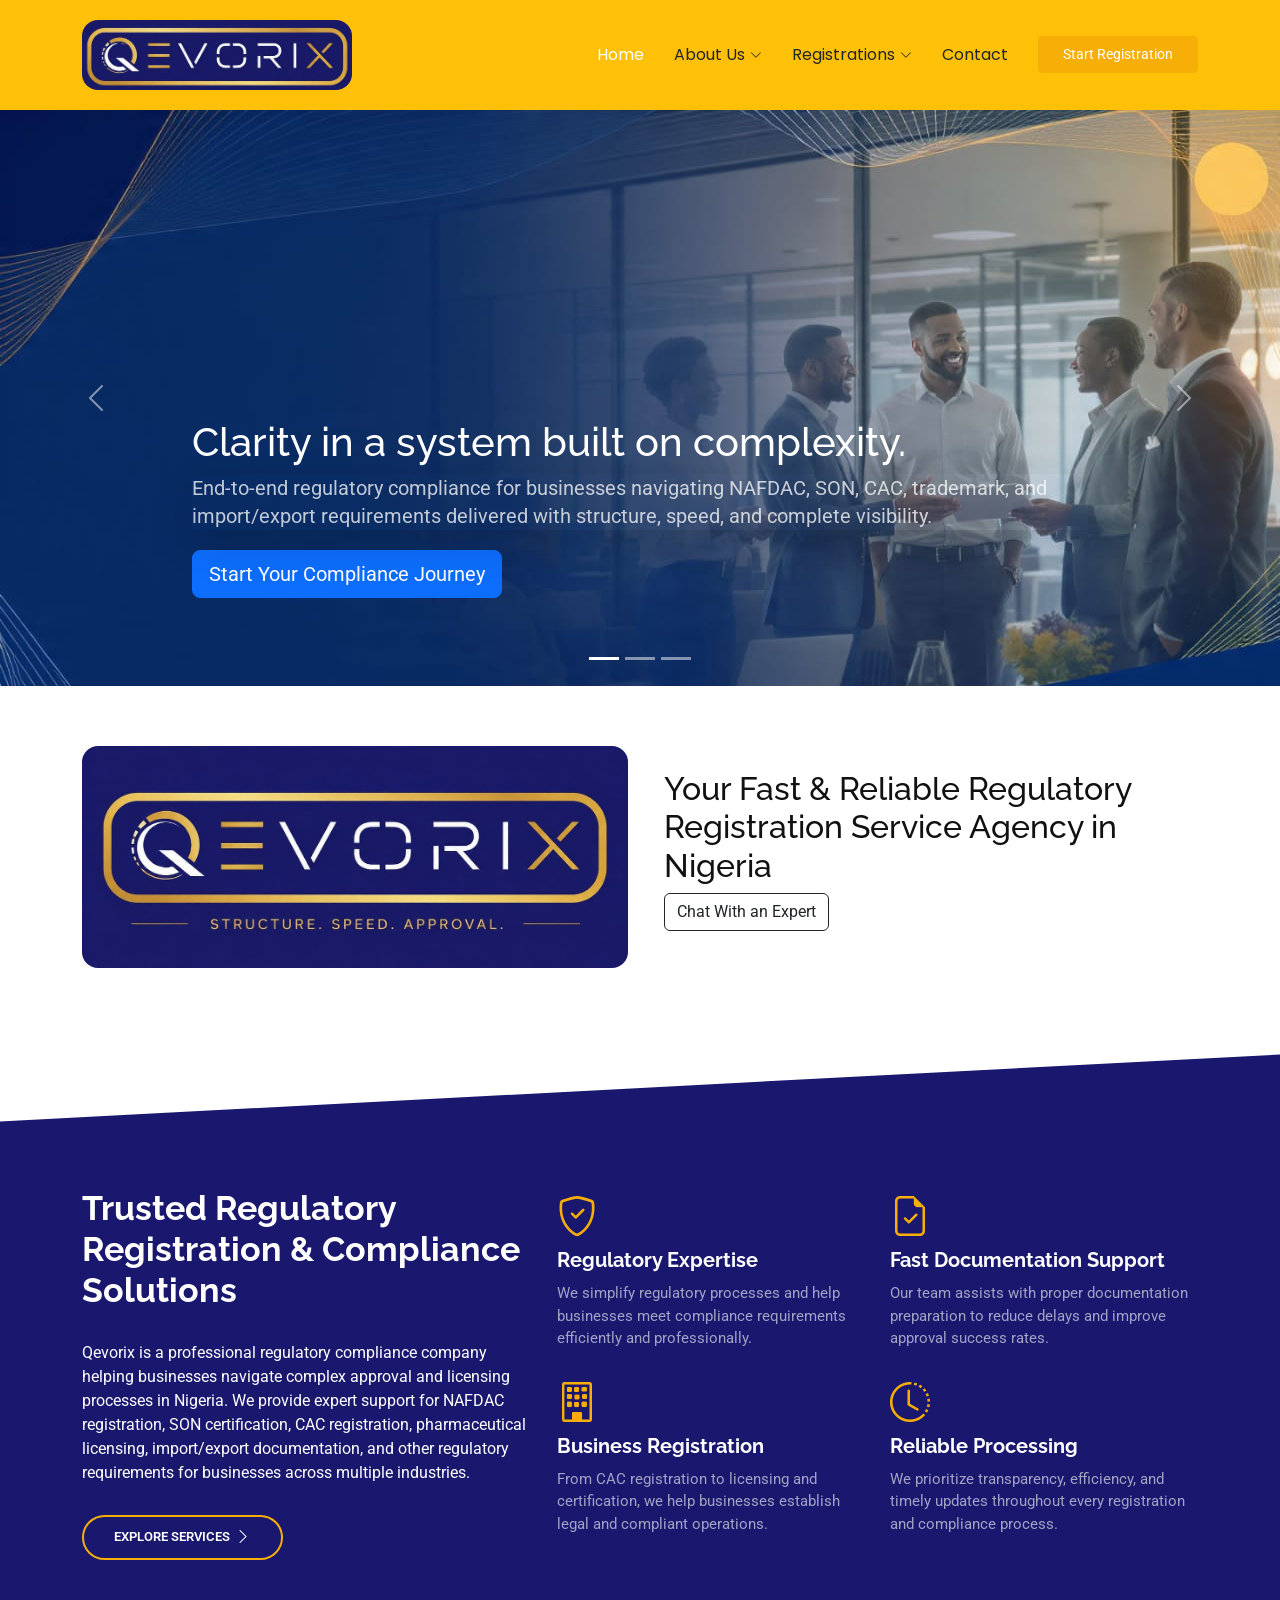
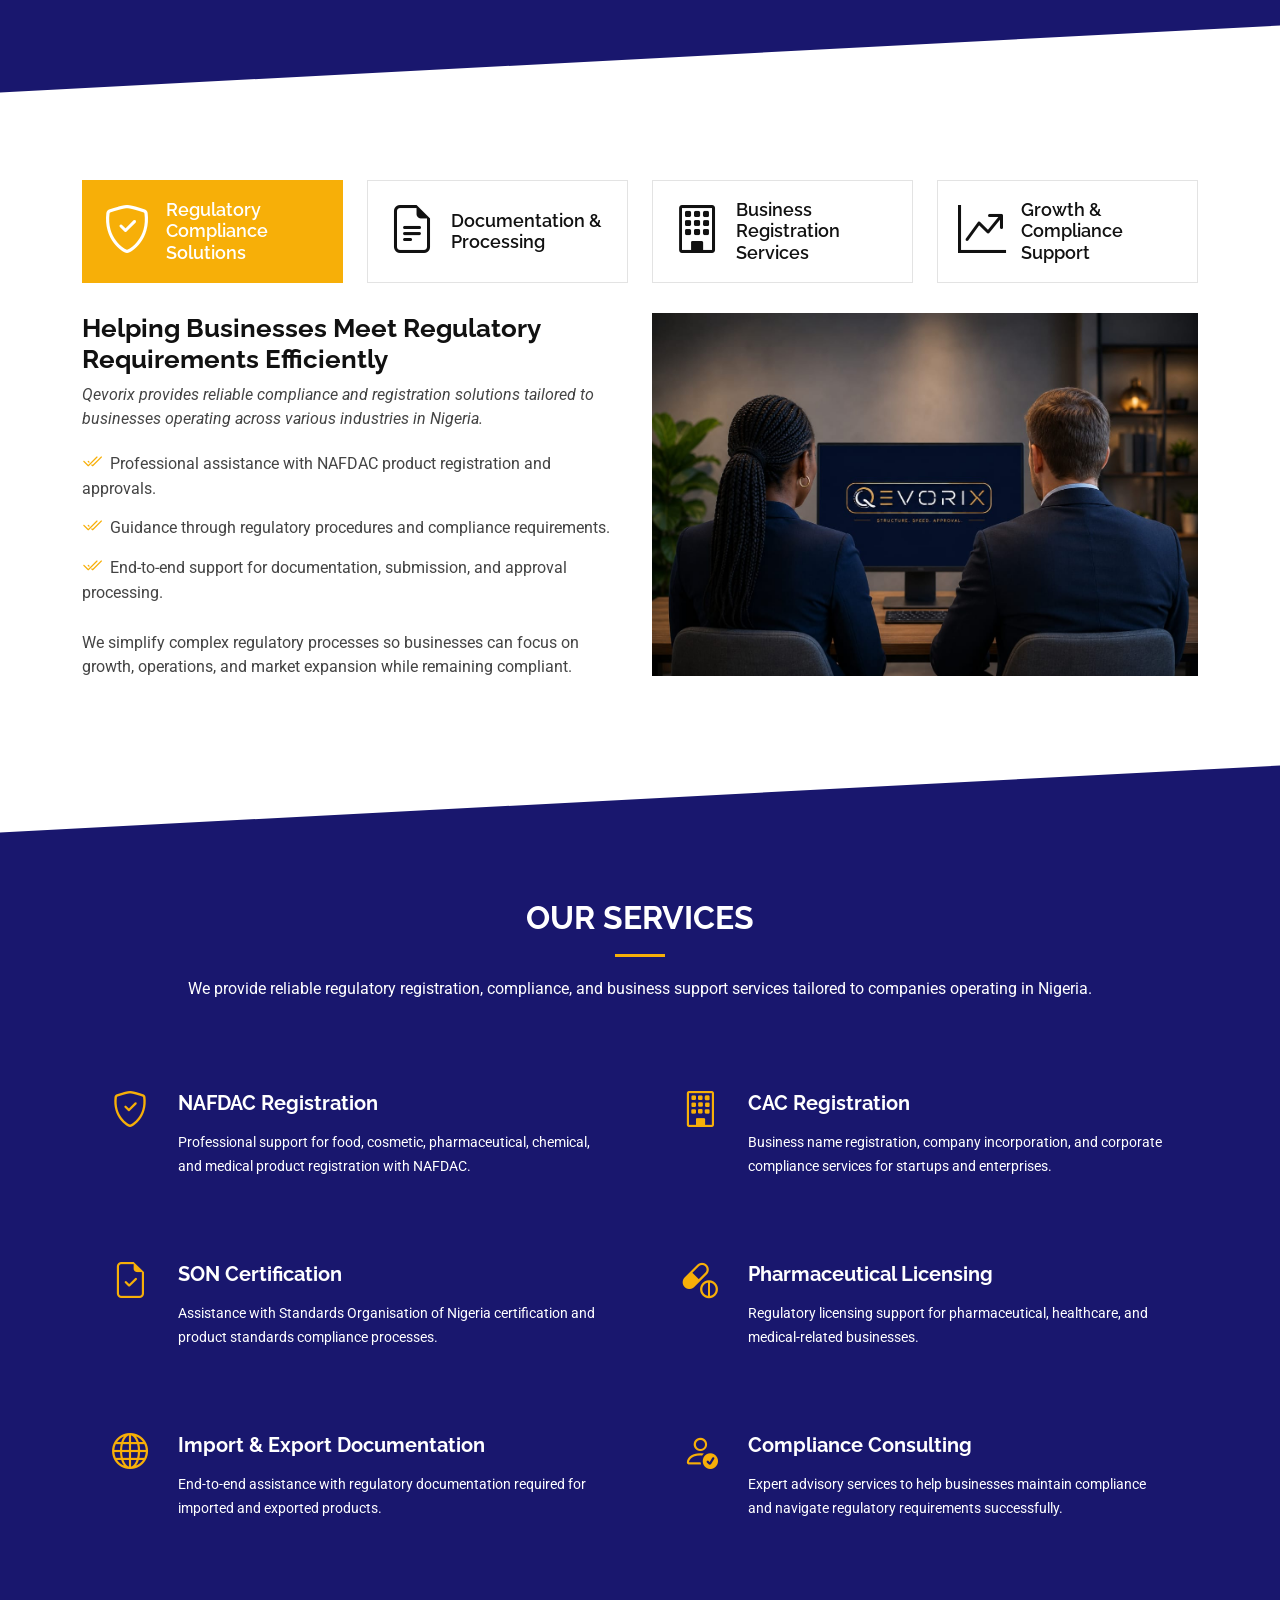
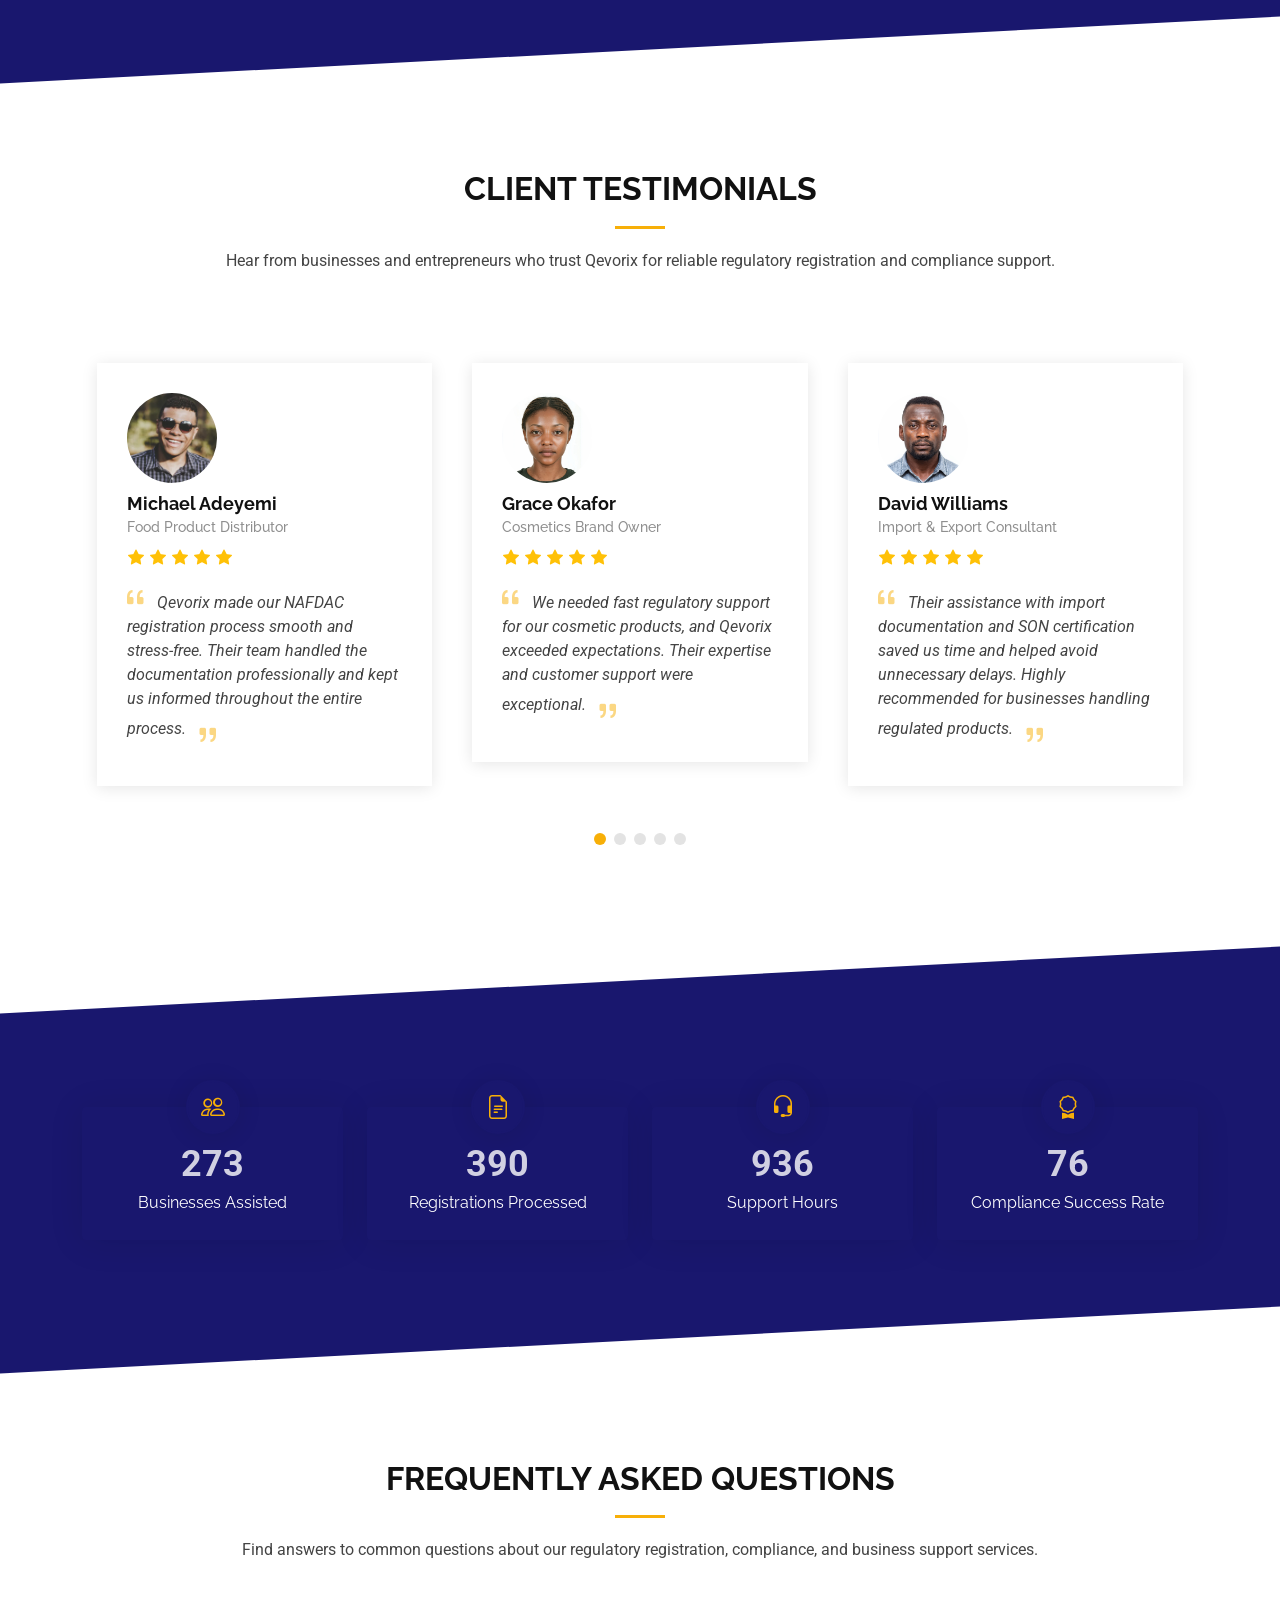
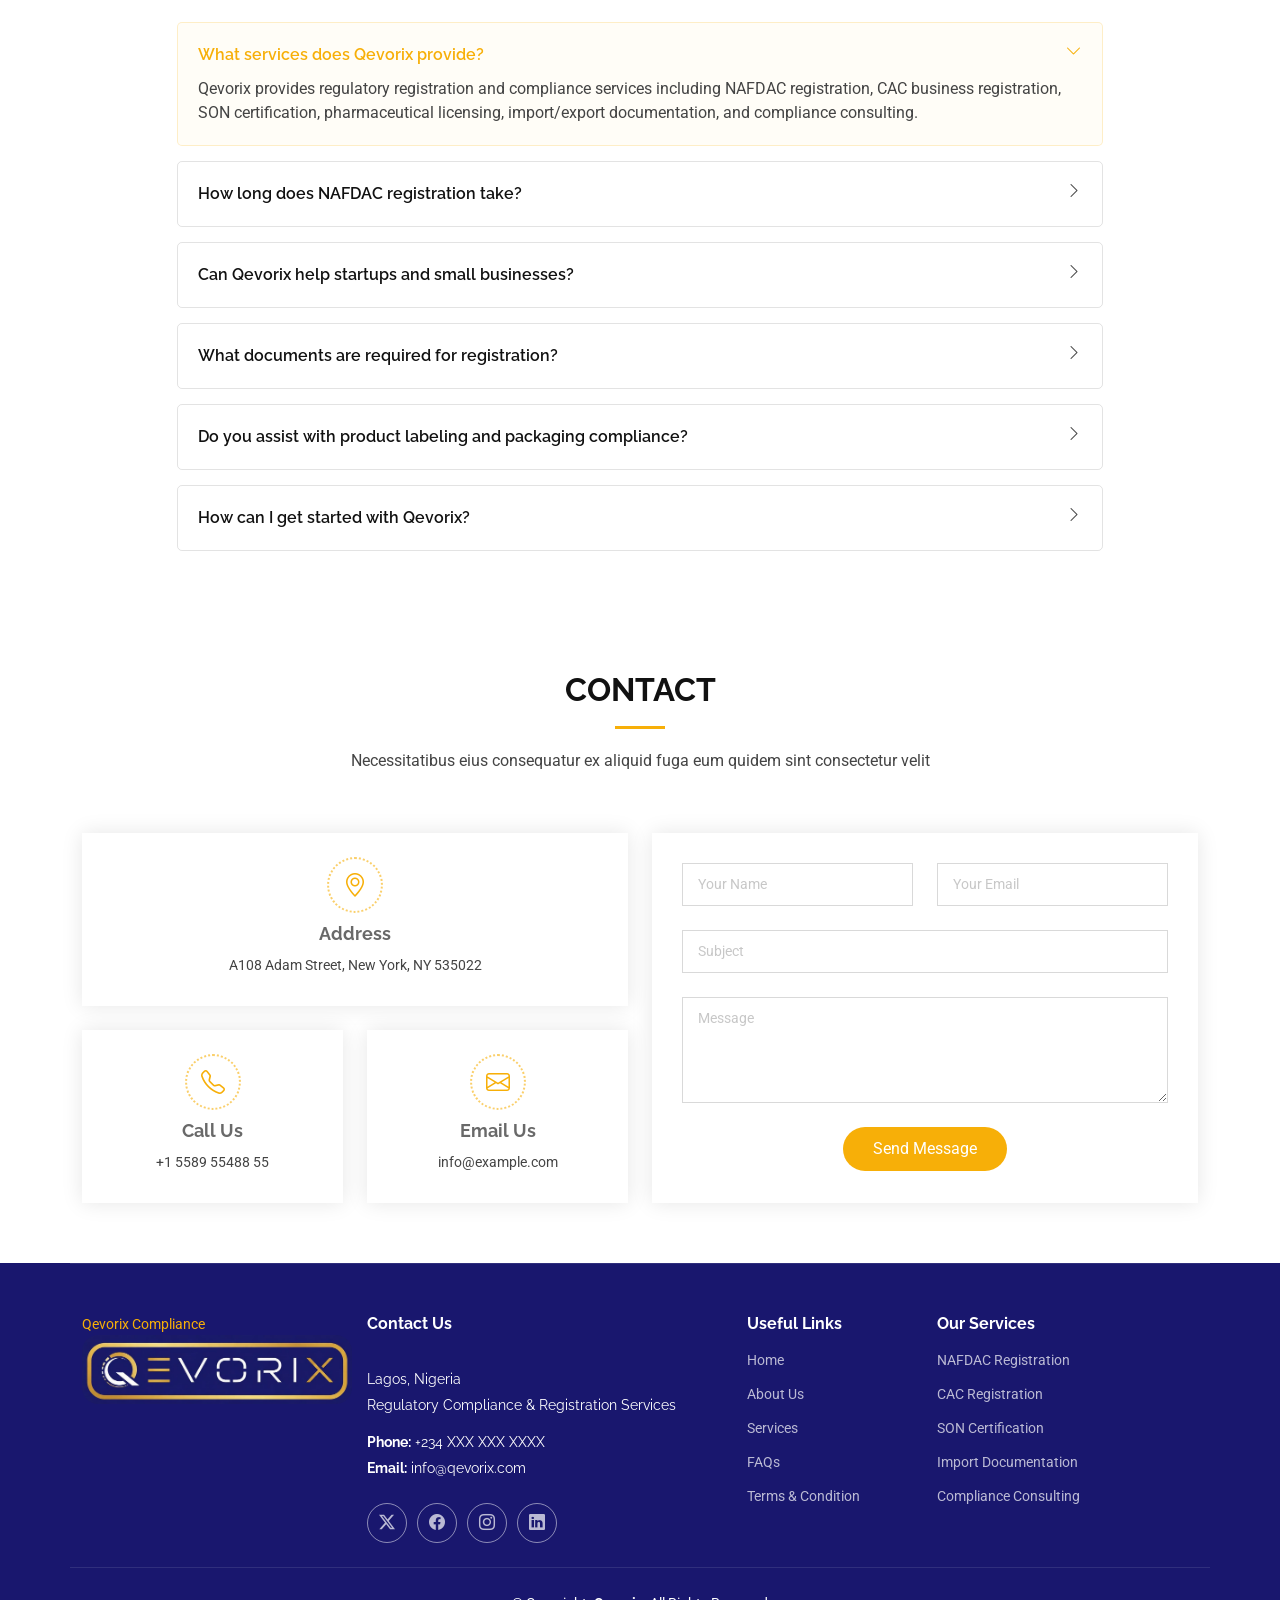
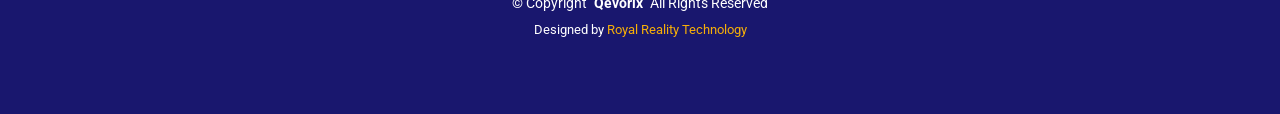
<file: index.html>
<!DOCTYPE html>
<html lang="en">

<head>
  <meta charset="utf-8">
  <meta content="width=device-width, initial-scale=1.0" name="viewport">

  <title>Qevorix - Index</title>
  <meta name="description" content="">
  <meta name="keywords" content="">

  <!-- Favicons -->
  <link href="assets/img/favicon.png" rel="icon">
  <link href="assets/img/apple-touch-icon.png" rel="apple-touch-icon">

  <!-- Fonts -->
  <link href="https://fonts.googleapis.com" rel="preconnect">
  <link href="https://fonts.gstatic.com" rel="preconnect" crossorigin>
  <link
    href="https://fonts.googleapis.com/css2?family=Roboto:ital,wght@0,100;0,300;0,400;0,500;0,700;0,900;1,100;1,300;1,400;1,500;1,700;1,900&family=Poppins:ital,wght@0,100;0,200;0,300;0,400;0,500;0,600;0,700;0,800;0,900;1,100;1,200;1,300;1,400;1,500;1,600;1,700;1,800;1,900&family=Raleway:ital,wght@0,100;0,200;0,300;0,400;0,500;0,600;0,700;0,800;0,900;1,100;1,200;1,300;1,400;1,500;1,600;1,700;1,800;1,900&display=swap"
    rel="stylesheet">



  <!-- Vendor CSS Files -->
  <link href="assets/vendor/bootstrap/css/bootstrap.min.css" rel="stylesheet">
  <link href="assets/vendor/bootstrap-icons/bootstrap-icons.css" rel="stylesheet">
  <link href="assets/vendor/aos/aos.css" rel="stylesheet">
  <link href="assets/vendor/glightbox/css/glightbox.min.css" rel="stylesheet">
  <link href="assets/vendor/swiper/swiper-bundle.min.css" rel="stylesheet">

  <!-- Main CSS File -->
  <link href="assets/css/main.css" rel="stylesheet">
  <link href="assets/css/simpu.css" rel="stylesheet">

</head>

<body class="index-page">

  <header id="header" class="header d-flex align-items-center sticky-top bg-warning">
    <div class="container-fluid container-xl position-relative d-flex align-items-center">

      <a href="index.html">
        <img src="./assets/img/logo2.jpg" alt="Logo" style="width: 30vh; " class="rounded-4">
      </a>


      <a href="index.html" class="logo d-flex align-items-center me-auto">
        <!-- Uncomment the line below if you also wish to use an image logo -->
        <!-- <img src="assets/img/logo.png" alt=""> -->
        <!-- <img src="./assets/img/logo1.jpg" alt="Logo" style="width: 20vh; "> -->
        <!-- <h1 class="sitename">Qevorix</h1> -->
        <!-- <span>.</span> -->
      </a>

      <nav id="navmenu" class="navmenu">
        <ul>
          <li><a href="#hero" class="text-white">Home<br></a></li>
          <li class="dropdown">
            <a href="#">
              <span>About Us</span>
              <i class="bi bi-chevron-down toggle-dropdown"></i>
            </a>

            <ul>
              <li><a href="index.html#about">About Us</a></li>
              <li><a href="service-details.html" class="active">Our Services</a></li>
              <li><a href="index.html#industries">Industries</a></li>
              <li><a href="index.html#process">Our Process</a></li>


            </ul>
          </li>

          <li class="dropdown">
            <a href="#">
              <span>Registrations</span>
              <i class="bi bi-chevron-down toggle-dropdown"></i>
            </a>

            <ul>
              <li><a href="#">NAFDAC Registration</a></li>

              <li class="dropdown">
                <a href="#">
                  <span>Business Compliance</span>
                  <i class="bi bi-chevron-down toggle-dropdown"></i>
                </a>

                <ul>
                  <li><a href="#">CAC Registration</a></li>
                  <li><a href="#">SON Certification</a></li>
                  <li><a href="#">Import Documentation</a></li>
                  <li><a href="#">Export Documentation</a></li>
                  <li><a href="#">License Renewals</a></li>
                </ul>
              </li>

              <li><a href="#">Pharmaceutical Licensing</a></li>
              <li><a href="#">Cosmetics Registration</a></li>
              <li><a href="#">Food Product Approval</a></li>
              <li><a href="#">Compliance Consulting</a></li>
            </ul>
          </li>

          <li><a href="#contact">Contact</a></li>
        </ul>

        <i class="mobile-nav-toggle d-xl-none bi bi-list"></i>
      </nav>

      <a class="btn-getstarted" href="register.html">
        Start Registration
      </a>

    </div>
  </header>

  <main class="main">



    <div id="myCarousel" class="carousel slide mb-6" data-bs-ride="carousel">
      <div class="carousel-indicators">
        <button type="button" data-bs-target="#myCarousel" data-bs-slide-to="0" class="active" aria-current="true"
          aria-label="Slide 1"></button>
        <button type="button" data-bs-target="#myCarousel" data-bs-slide-to="1" aria-label="Slide 2"></button>
        <button type="button" data-bs-target="#myCarousel" data-bs-slide-to="2" aria-label="Slide 3"></button>
      </div>
      <div class="carousel-inner">
        <div class="carousel-item active">
          <img src="assets/img/qvrx5.jpg" class="bd-placeholder-img w-100" alt="">

          <div class="container mb-3">
            <div class="carousel-caption text-start">
              <h1 class="text-white">Clarity in a system built on complexity.
              </h1>
              <p class="opacity-75 shadow-lg">
                End-to-end regulatory compliance for businesses navigating NAFDAC, SON, CAC, trademark, and
                import/export requirements delivered with structure, speed, and complete visibility.

              </p>
              <p>
                <a href="https://wa.me/+2347069215283" class="btn btn-lg btn-primary" href="#">Start Your Compliance
                  Journey</a>
              </p>
            </div>
          </div>
        </div>
        <div class="carousel-item">
          <img src="assets/img/heroo.jpg" class="bd-placeholder-img w-100" alt="">

          </svg>
          <div class="container">
            <div class="carousel-caption text-end">
              <h1 class="text-white">Structure | Speed | Approval</h1>
              <p>
                Simplifying Regulatory Registration & Compliance in Nigeria.
              </p>
              <p><a href="https://wa.me/+2347069215283" class="btn btn-lg btn-primary" href="#">Book consultation or
                  assessment.</a></p>
            </div>
          </div>
        </div>
        <div class="carousel-item">
          <img src="assets/img/hero.jpg" class="bd-placeholder-img w-100" alt="">
          <div class="container">
            <div class="carousel-caption">
              <h1 class="text-white shadow">Is Your Business NDPR Compliant?</h1>
              <p class="shadow-lg">
                Avoid penalties, protect customer data, and build trust with a structured NDPR compliance process
              </p>
              <p>
                <a href="https://wa.me/+2347069215283" class="btn btn-lg btn-primary" href="#">Book Compliance
                  Review</a>
              </p>
            </div>
          </div>
        </div>
      </div>
      <button class="carousel-control-prev" type="button" data-bs-target="#myCarousel" data-bs-slide="prev">
        <span class="carousel-control-prev-icon" aria-hidden="true"></span>
        <span class="visually-hidden">Previous</span>
      </button>
      <button class="carousel-control-next" type="button" data-bs-target="#myCarousel" data-bs-slide="next">
        <span class="carousel-control-next-icon" aria-hidden="true"></span>
        <span class="visually-hidden">Next</span>
      </button>
    </div>



    <!-- Hero Section -->
    <!-- <section id="hero" class="hero section">

      <img src="assets/img/heroo.jpg" alt="" data-aos="fade-in">

      <div class="container">
        <div class="row">
          <div class="col-lg-7">
            <h2 data-aos="fade-up" data-aos-delay="100">
              Simplifying Regulatory Registration & Compliance in Nigeria
            </h2>

            <p data-aos="fade-up" data-aos-delay="200">
              Structure || Speed || Approval
            </p>

            <div class="d-flex mt-4" data-aos="fade-up" data-aos-delay="300">
              <a href="#contact" class="btn-get-started">
                Start Registration
              </a>

              <a href="login.html" class="btn-watch-video d-flex align-items-center">
                <i class="bi bi-shield-check"></i>
                <span>Login</span>
              </a>
            </div>

          </div>
        </div>
      </div>
    </section> -->
    <!-- /Hero Section -->



    <!-- Clients Section -->
    <section id="clients" class="clients section">

      <div class="container">
        <div class="row">
          <div class="col-md-6">
            <img src="./assets/img/logo1.jpg" alt="" class="w-100 rounded-4">
          </div>
          <div class="col-md-6 p-4">
            <h2>
              Your Fast & Reliable Regulatory Registration Service Agency in Nigeria
            </h2>

            <a href="https://wa.me/+2347069215283" class="btn btn-outline-dark">Chat With an Expert</a>
          </div>
        </div>
      </div>

    </section><!-- /Clients Section -->

    <!-- About Section -->
    <section id="about" class="about section section-bg dark-background">

      <div class="container position-relative">

        <div class="row gy-5">

          <div class="content col-xl-5 d-flex flex-column" data-aos="fade-up" data-aos-delay="100">
            <h3>
              Trusted Regulatory Registration & Compliance Solutions
            </h3>

            <p>
              Qevorix is a professional regulatory compliance company helping businesses
              navigate complex approval and licensing processes in Nigeria. We provide
              expert support for NAFDAC registration, SON certification, CAC registration,
              pharmaceutical licensing, import/export documentation, and other regulatory
              requirements for businesses across multiple industries.
            </p>

            <a href="#services" class="about-btn align-self-center align-self-xl-start">
              <span>Explore Services</span>
              <i class="bi bi-chevron-right"></i>
            </a>
          </div>

          <div class="col-xl-7" data-aos="fade-up" data-aos-delay="200">
            <div class="row gy-4">

              <div class="col-md-6 icon-box position-relative">
                <i class="bi bi-shield-check"></i>
                <h4>
                  <a href="" class="stretched-link">
                    Regulatory Expertise
                  </a>
                </h4>

                <p>
                  We simplify regulatory processes and help businesses meet compliance
                  requirements efficiently and professionally.
                </p>
              </div><!-- Icon-Box -->

              <div class="col-md-6 icon-box position-relative">
                <i class="bi bi-file-earmark-check"></i>
                <h4>
                  <a href="" class="stretched-link">
                    Fast Documentation Support
                  </a>
                </h4>

                <p>
                  Our team assists with proper documentation preparation to reduce delays
                  and improve approval success rates.
                </p>
              </div><!-- Icon-Box -->

              <div class="col-md-6 icon-box position-relative">
                <i class="bi bi-building"></i>
                <h4>
                  <a href="" class="stretched-link">
                    Business Registration
                  </a>
                </h4>

                <p>
                  From CAC registration to licensing and certification, we help businesses
                  establish legal and compliant operations.
                </p>
              </div><!-- Icon-Box -->

              <div class="col-md-6 icon-box position-relative">
                <i class="bi bi-clock-history"></i>
                <h4>
                  <a href="" class="stretched-link">
                    Reliable Processing
                  </a>
                </h4>

                <p>
                  We prioritize transparency, efficiency, and timely updates throughout
                  every registration and compliance process.
                </p>
              </div><!-- Icon-Box -->

            </div>
          </div>

        </div>

      </div>

    </section><!-- /About Section -->



    <section id="tabs" class="tabs section">

      <div class="container">

        <ul class="nav nav-tabs row d-flex" data-aos="fade-up" data-aos-delay="100">

          <li class="nav-item col-3">
            <a class="nav-link active show" data-bs-toggle="tab" data-bs-target="#tabs-tab-1">
              <i class="bi bi-shield-check"></i>
              <h4 class="d-none d-lg-block">
                Regulatory Compliance Solutions
              </h4>
            </a>
          </li>

          <li class="nav-item col-3">
            <a class="nav-link" data-bs-toggle="tab" data-bs-target="#tabs-tab-2">
              <i class="bi bi-file-earmark-text"></i>
              <h4 class="d-none d-lg-block">
                Documentation & Processing
              </h4>
            </a>
          </li>

          <li class="nav-item col-3">
            <a class="nav-link" data-bs-toggle="tab" data-bs-target="#tabs-tab-3">
              <i class="bi bi-building"></i>
              <h4 class="d-none d-lg-block">
                Business Registration Services
              </h4>
            </a>
          </li>

          <li class="nav-item col-3">
            <a class="nav-link" data-bs-toggle="tab" data-bs-target="#tabs-tab-4">
              <i class="bi bi-graph-up-arrow"></i>
              <h4 class="d-none d-lg-block">
                Growth & Compliance Support
              </h4>
            </a>
          </li>

        </ul><!-- End Tab Nav -->

        <div class="tab-content" data-aos="fade-up" data-aos-delay="200">

          <div class="tab-pane fade active show" id="tabs-tab-1">
            <div class="row">

              <div class="col-lg-6 order-2 order-lg-1 mt-3 mt-lg-0">
                <h3>
                  Helping Businesses Meet Regulatory Requirements Efficiently
                </h3>

                <p class="fst-italic">
                  Qevorix provides reliable compliance and registration solutions
                  tailored to businesses operating across various industries in Nigeria.
                </p>

                <ul>
                  <li>
                    <i class="bi bi-check2-all"></i>
                    <span>
                      Professional assistance with NAFDAC product registration and approvals.
                    </span>
                  </li>

                  <li>
                    <i class="bi bi-check2-all"></i>
                    <span>
                      Guidance through regulatory procedures and compliance requirements.
                    </span>
                  </li>

                  <li>
                    <i class="bi bi-check2-all"></i>
                    <span>
                      End-to-end support for documentation, submission, and approval processing.
                    </span>
                  </li>
                </ul>

                <p>
                  We simplify complex regulatory processes so businesses can focus on
                  growth, operations, and market expansion while remaining compliant.
                </p>
              </div>

              <div class="col-lg-6 order-1 order-lg-2 text-center">
                <img src="assets/img/customer.jpg" alt="" class="img-fluid">
              </div>

            </div>
          </div><!-- End Tab Content Item -->

          <div class="tab-pane fade" id="tabs-tab-2">
            <div class="row">

              <div class="col-lg-6 order-2 order-lg-1 mt-3 mt-lg-0">
                <h3>
                  Accurate Documentation & Fast Processing Support
                </h3>

                <p>
                  Proper documentation is critical for successful regulatory approvals.
                  Our team helps businesses prepare and organize all required documents
                  professionally and accurately.
                </p>

                <p class="fst-italic">
                  We work closely with clients to reduce delays and improve processing efficiency.
                </p>

                <ul>
                  <li>
                    <i class="bi bi-check2-all"></i>
                    <span>
                      Assistance with compliance documentation and application forms.
                    </span>
                  </li>

                  <li>
                    <i class="bi bi-check2-all"></i>
                    <span>
                      Product labeling and packaging compliance guidance.
                    </span>
                  </li>

                  <li>
                    <i class="bi bi-check2-all"></i>
                    <span>
                      Import and export regulatory documentation support.
                    </span>
                  </li>

                  <li>
                    <i class="bi bi-check2-all"></i>
                    <span>
                      Ongoing updates throughout every stage of the registration process.
                    </span>
                  </li>
                </ul>
              </div>

              <div class="col-lg-6 order-1 order-lg-2 text-center">
                <img src="assets/img/working.jpg" alt="" class="img-fluid">
              </div>

            </div>
          </div><!-- End Tab Content Item -->

          <div class="tab-pane fade" id="tabs-tab-3">
            <div class="row">

              <div class="col-lg-6 order-2 order-lg-1 mt-3 mt-lg-0">
                <h3>
                  Supporting New and Growing Businesses
                </h3>

                <p>
                  Qevorix helps entrepreneurs, manufacturers, importers, and established
                  businesses secure the certifications and registrations needed to operate legally.
                </p>

                <ul>
                  <li>
                    <i class="bi bi-check2-all"></i>
                    <span>
                      CAC business registration and incorporation services.
                    </span>
                  </li>

                  <li>
                    <i class="bi bi-check2-all"></i>
                    <span>
                      SON certification and standards compliance support.
                    </span>
                  </li>

                  <li>
                    <i class="bi bi-check2-all"></i>
                    <span>
                      Pharmaceutical and healthcare licensing assistance.
                    </span>
                  </li>
                </ul>

                <p class="fst-italic">
                  We provide strategic guidance to help businesses launch confidently
                  and maintain regulatory compliance.
                </p>
              </div>

              <div class="col-lg-6 order-1 order-lg-2 text-center">
                <img src="assets/img/working-3.jpg" alt="" class="img-fluid">
              </div>

            </div>
          </div><!-- End Tab Content Item -->

          <div class="tab-pane fade" id="tabs-tab-4">
            <div class="row">

              <div class="col-lg-6 order-2 order-lg-1 mt-3 mt-lg-0">
                <h3>
                  Long-Term Compliance & Business Growth Support
                </h3>

                <p>
                  Beyond registration services, Qevorix supports businesses with ongoing
                  compliance solutions designed to sustain operations and improve market credibility.
                </p>

                <p class="fst-italic">
                  Our goal is to help businesses remain compliant while scaling successfully.
                </p>

                <ul>
                  <li>
                    <i class="bi bi-check2-all"></i>
                    <span>
                      Regulatory renewal and maintenance support services.
                    </span>
                  </li>

                  <li>
                    <i class="bi bi-check2-all"></i>
                    <span>
                      Compliance advisory for expanding businesses and product lines.
                    </span>
                  </li>

                  <li>
                    <i class="bi bi-check2-all"></i>
                    <span>
                      Professional customer support and transparent communication.
                    </span>
                  </li>
                </ul>
              </div>

              <div class="col-lg-6 order-1 order-lg-2 text-center">
                <img src="assets/img/working-4.jpg" alt="" class="img-fluid">
              </div>

            </div>
          </div><!-- End Tab Content Item -->

        </div>

      </div>

    </section><!-- /Tabs Section -->

    <!-- Services Section -->
    <section id="services" class="services section section-bg dark-background">

      <!-- Section Title -->
      <div class="container section-title" data-aos="fade-up">
        <h2>Our Services</h2>

        <p>
          We provide reliable regulatory registration, compliance, and business
          support services tailored to companies operating in Nigeria.
        </p>
      </div><!-- End Section Title -->

      <div class="container">

        <div class="row gy-4">

          <div class="col-md-6" data-aos="fade-up" data-aos-delay="100">
            <div class="service-item d-flex position-relative h-100">
              <i class="bi bi-shield-check icon flex-shrink-0"></i>

              <div>
                <h4 class="title">
                  <a href="service-details.html" class="stretched-link">
                    NAFDAC Registration
                  </a>
                </h4>

                <p class="description">
                  Professional support for food, cosmetic, pharmaceutical,
                  chemical, and medical product registration with NAFDAC.
                </p>
              </div>
            </div>
          </div><!-- End Service Item -->

          <div class="col-md-6" data-aos="fade-up" data-aos-delay="200">
            <div class="service-item d-flex position-relative h-100">
              <i class="bi bi-building icon flex-shrink-0"></i>

              <div>
                <h4 class="title">
                  <a href="service-details.html" class="stretched-link">
                    CAC Registration
                  </a>
                </h4>

                <p class="description">
                  Business name registration, company incorporation,
                  and corporate compliance services for startups and enterprises.
                </p>
              </div>
            </div>
          </div><!-- End Service Item -->

          <div class="col-md-6" data-aos="fade-up" data-aos-delay="300">
            <div class="service-item d-flex position-relative h-100">
              <i class="bi bi-file-earmark-check icon flex-shrink-0"></i>

              <div>
                <h4 class="title">
                  <a href="service-details.html" class="stretched-link">
                    SON Certification
                  </a>
                </h4>

                <p class="description">
                  Assistance with Standards Organisation of Nigeria certification
                  and product standards compliance processes.
                </p>
              </div>
            </div>
          </div><!-- End Service Item -->

          <div class="col-md-6" data-aos="fade-up" data-aos-delay="400">
            <div class="service-item d-flex position-relative h-100">
              <i class="bi bi-capsule-pill icon flex-shrink-0"></i>

              <div>
                <h4 class="title">
                  <a href="service-details.html" class="stretched-link">
                    Pharmaceutical Licensing
                  </a>
                </h4>

                <p class="description">
                  Regulatory licensing support for pharmaceutical,
                  healthcare, and medical-related businesses.
                </p>
              </div>
            </div>
          </div><!-- End Service Item -->

          <div class="col-md-6" data-aos="fade-up" data-aos-delay="500">
            <div class="service-item d-flex position-relative h-100">
              <i class="bi bi-globe icon flex-shrink-0"></i>

              <div>
                <h4 class="title">
                  <a href="service-details.html" class="stretched-link">
                    Import & Export Documentation
                  </a>
                </h4>

                <p class="description">
                  End-to-end assistance with regulatory documentation
                  required for imported and exported products.
                </p>
              </div>
            </div>
          </div><!-- End Service Item -->

          <div class="col-md-6" data-aos="fade-up" data-aos-delay="600">
            <div class="service-item d-flex position-relative h-100">
              <i class="bi bi-person-check icon flex-shrink-0"></i>

              <div>
                <h4 class="title">
                  <a href="service-details.html" class="stretched-link">
                    Compliance Consulting
                  </a>
                </h4>

                <p class="description">
                  Expert advisory services to help businesses maintain
                  compliance and navigate regulatory requirements successfully.
                </p>
              </div>
            </div>
          </div><!-- End Service Item -->

        </div>

      </div>

    </section><!-- /Services Section -->


    <!-- Testimonials Section -->
    <section id="testimonials" class="testimonials section">

      <!-- Section Title -->
      <div class="container section-title" data-aos="fade-up">
        <h2>Client Testimonials</h2>

        <p>
          Hear from businesses and entrepreneurs who trust Qevorix for reliable
          regulatory registration and compliance support.
        </p>
      </div><!-- End Section Title -->

      <div class="container" data-aos="fade-up" data-aos-delay="100">

        <div class="swiper init-swiper">

          <script type="application/json" class="swiper-config">
        {
          "loop": true,
          "speed": 600,
          "autoplay": {
            "delay": 5000
          },
          "slidesPerView": "auto",
          "pagination": {
            "el": ".swiper-pagination",
            "type": "bullets",
            "clickable": true
          },
          "breakpoints": {
            "320": {
              "slidesPerView": 1,
              "spaceBetween": 40
            },
            "1200": {
              "slidesPerView": 3,
              "spaceBetween": 10
            }
          }
        }
      </script>

          <div class="swiper-wrapper">

            <div class="swiper-slide">
              <div class="testimonial-item">

                <img src="assets/img/testimony/man3.jpg" class="testimonial-img" alt="">

                <h3>Michael Adeyemi</h3>
                <h4>Food Product Distributor</h4>

                <div class="stars">
                  <i class="bi bi-star-fill"></i>
                  <i class="bi bi-star-fill"></i>
                  <i class="bi bi-star-fill"></i>
                  <i class="bi bi-star-fill"></i>
                  <i class="bi bi-star-fill"></i>
                </div>

                <p>
                  <i class="bi bi-quote quote-icon-left"></i>

                  <span>
                    Qevorix made our NAFDAC registration process smooth and stress-free.
                    Their team handled the documentation professionally and kept us
                    informed throughout the entire process.
                  </span>

                  <i class="bi bi-quote quote-icon-right"></i>
                </p>

              </div>
            </div><!-- End testimonial item -->

            <div class="swiper-slide">
              <div class="testimonial-item">

                <img src="assets/img/testimony/girl2.jpg" class="testimonial-img" alt="">

                <h3>Grace Okafor</h3>
                <h4>Cosmetics Brand Owner</h4>

                <div class="stars">
                  <i class="bi bi-star-fill"></i>
                  <i class="bi bi-star-fill"></i>
                  <i class="bi bi-star-fill"></i>
                  <i class="bi bi-star-fill"></i>
                  <i class="bi bi-star-fill"></i>
                </div>

                <p>
                  <i class="bi bi-quote quote-icon-left"></i>

                  <span>
                    We needed fast regulatory support for our cosmetic products,
                    and Qevorix exceeded expectations. Their expertise and customer
                    support were exceptional.
                  </span>

                  <i class="bi bi-quote quote-icon-right"></i>
                </p>

              </div>
            </div><!-- End testimonial item -->

            <div class="swiper-slide">
              <div class="testimonial-item">

                <img src="assets/img/testimony/man5.jpg" class="testimonial-img" alt="">

                <h3>David Williams</h3>
                <h4>Import & Export Consultant</h4>

                <div class="stars">
                  <i class="bi bi-star-fill"></i>
                  <i class="bi bi-star-fill"></i>
                  <i class="bi bi-star-fill"></i>
                  <i class="bi bi-star-fill"></i>
                  <i class="bi bi-star-fill"></i>
                </div>

                <p>
                  <i class="bi bi-quote quote-icon-left"></i>

                  <span>
                    Their assistance with import documentation and SON certification
                    saved us time and helped avoid unnecessary delays. Highly
                    recommended for businesses handling regulated products.
                  </span>

                  <i class="bi bi-quote quote-icon-right"></i>
                </p>

              </div>
            </div><!-- End testimonial item -->

            <div class="swiper-slide">
              <div class="testimonial-item">

                <img src="assets/img/testimony//girl1.jpg" class="testimonial-img" alt="">

                <h3>Chioma Nnaji</h3>
                <h4>Pharmaceutical Entrepreneur</h4>

                <div class="stars">
                  <i class="bi bi-star-fill"></i>
                  <i class="bi bi-star-fill"></i>
                  <i class="bi bi-star-fill"></i>
                  <i class="bi bi-star-fill"></i>
                  <i class="bi bi-star-fill"></i>
                </div>

                <p>
                  <i class="bi bi-quote quote-icon-left"></i>

                  <span>
                    Qevorix guided us through pharmaceutical licensing requirements
                    with professionalism and clarity. Their experience made a huge
                    difference for our business launch.
                  </span>

                  <i class="bi bi-quote quote-icon-right"></i>
                </p>

              </div>
            </div><!-- End testimonial item -->

            <div class="swiper-slide">
              <div class="testimonial-item">

                <img src="assets/img/testimony/man4.jpg" class="testimonial-img" alt="">

                <h3>Samuel Johnson</h3>
                <h4>Startup Founder</h4>

                <div class="stars">
                  <i class="bi bi-star-fill"></i>
                  <i class="bi bi-star-fill"></i>
                  <i class="bi bi-star-fill"></i>
                  <i class="bi bi-star-fill"></i>
                  <i class="bi bi-star-fill"></i>
                </div>

                <p>
                  <i class="bi bi-quote quote-icon-left"></i>

                  <span>
                    From CAC registration to compliance consulting, Qevorix provided
                    complete support for our startup. Their communication and
                    turnaround time were impressive.
                  </span>

                  <i class="bi bi-quote quote-icon-right"></i>
                </p>

              </div>
            </div><!-- End testimonial item -->

          </div>

          <div class="swiper-pagination"></div>

        </div>

      </div>

    </section><!-- /Testimonials Section -->

    <!-- Stats Section -->
    <section id="stats" class="stats section section-bg dark-background">

      <div class="container" data-aos="fade-up" data-aos-delay="100">

        <div class="row gy-4">

          <div class="col-lg-3 col-md-6 d-flex flex-column align-items-center">
            <i class="bi bi-people"></i>

            <div class="stats-item">
              <span data-purecounter-start="0" data-purecounter-end="350" data-purecounter-duration="1"
                class="purecounter"></span>

              <p>Businesses Assisted</p>
            </div>
          </div><!-- End Stats Item -->

          <div class="col-lg-3 col-md-6 d-flex flex-column align-items-center">
            <i class="bi bi-file-earmark-text"></i>

            <div class="stats-item">
              <span data-purecounter-start="0" data-purecounter-end="500" data-purecounter-duration="1"
                class="purecounter"></span>

              <p>Registrations Processed</p>
            </div>
          </div><!-- End Stats Item -->

          <div class="col-lg-3 col-md-6 d-flex flex-column align-items-center">
            <i class="bi bi-headset"></i>

            <div class="stats-item">
              <span data-purecounter-start="0" data-purecounter-end="1200" data-purecounter-duration="1"
                class="purecounter"></span>

              <p>Support Hours</p>
            </div>
          </div><!-- End Stats Item -->

          <div class="col-lg-3 col-md-6 d-flex flex-column align-items-center">
            <i class="bi bi-award"></i>

            <div class="stats-item">
              <span data-purecounter-start="0" data-purecounter-end="98" data-purecounter-duration="1"
                class="purecounter"></span>

              <p>Compliance Success Rate</p>
            </div>
          </div><!-- End Stats Item -->

        </div>

      </div>

    </section><!-- /Stats Section -->

    <!-- Faq Section -->
    <section id="faq" class="faq section">

      <!-- Section Title -->
      <div class="container section-title" data-aos="fade-up">
        <h2>Frequently Asked Questions</h2>

        <p>
          Find answers to common questions about our regulatory registration,
          compliance, and business support services.
        </p>
      </div><!-- End Section Title -->

      <div class="container">

        <div class="row justify-content-center">

          <div class="col-lg-10" data-aos="fade-up" data-aos-delay="100">

            <div class="faq-container">

              <div class="faq-item faq-active">
                <h3>
                  What services does Qevorix provide?
                </h3>

                <div class="faq-content">
                  <p>
                    Qevorix provides regulatory registration and compliance services
                    including NAFDAC registration, CAC business registration,
                    SON certification, pharmaceutical licensing, import/export
                    documentation, and compliance consulting.
                  </p>
                </div>

                <i class="faq-toggle bi bi-chevron-right"></i>
              </div><!-- End Faq item-->

              <div class="faq-item">
                <h3>
                  How long does NAFDAC registration take?
                </h3>

                <div class="faq-content">
                  <p>
                    The timeline for NAFDAC registration depends on the product category,
                    documentation completeness, and regulatory review process. Our team
                    works to ensure applications are processed efficiently and without delays.
                  </p>
                </div>

                <i class="faq-toggle bi bi-chevron-right"></i>
              </div><!-- End Faq item-->

              <div class="faq-item">
                <h3>
                  Can Qevorix help startups and small businesses?
                </h3>

                <div class="faq-content">
                  <p>
                    Yes. We support startups, SMEs, manufacturers, distributors,
                    importers, and established businesses seeking regulatory approval
                    and compliance assistance in Nigeria.
                  </p>
                </div>

                <i class="faq-toggle bi bi-chevron-right"></i>
              </div><!-- End Faq item-->

              <div class="faq-item">
                <h3>
                  What documents are required for registration?
                </h3>

                <div class="faq-content">
                  <p>
                    Required documents vary depending on the regulatory agency and
                    product category. Our team will guide you through the exact
                    documentation needed for your application.
                  </p>
                </div>

                <i class="faq-toggle bi bi-chevron-right"></i>
              </div><!-- End Faq item-->

              <div class="faq-item">
                <h3>
                  Do you assist with product labeling and packaging compliance?
                </h3>

                <div class="faq-content">
                  <p>
                    Yes. We provide guidance on product labeling, packaging standards,
                    and regulatory compliance requirements to improve approval success.
                  </p>
                </div>

                <i class="faq-toggle bi bi-chevron-right"></i>
              </div><!-- End Faq item-->

              <div class="faq-item">
                <h3>
                  How can I get started with Qevorix?
                </h3>

                <div class="faq-content">
                  <p>
                    You can contact our team through the contact section of the website
                    to schedule a consultation and discuss your registration or
                    compliance requirements.
                  </p>
                </div>

                <i class="faq-toggle bi bi-chevron-right"></i>
              </div><!-- End Faq item-->

            </div>

          </div><!-- End Faq Column-->

        </div>

      </div>

    </section><!-- /Faq Section -->


    <!-- Contact Section -->
    <section id="contact" class="contact section">

      <!-- Section Title -->
      <div class="container section-title" data-aos="fade-up">
        <h2>Contact</h2>
        <p>Necessitatibus eius consequatur ex aliquid fuga eum quidem sint consectetur velit</p>
      </div><!-- End Section Title -->

      <div class="container" data-aos="fade-up" data-aos-delay="100">

        <div class="row gy-4">
          <div class="col-lg-6 ">
            <div class="row gy-4">

              <div class="col-lg-12">
                <div class="info-item d-flex flex-column justify-content-center align-items-center" data-aos="fade-up"
                  data-aos-delay="200">
                  <i class="bi bi-geo-alt"></i>
                  <h3>Address</h3>
                  <p>A108 Adam Street, New York, NY 535022</p>
                </div>
              </div><!-- End Info Item -->

              <div class="col-md-6">
                <div class="info-item d-flex flex-column justify-content-center align-items-center" data-aos="fade-up"
                  data-aos-delay="300">
                  <i class="bi bi-telephone"></i>
                  <h3>Call Us</h3>
                  <p>+1 5589 55488 55</p>
                </div>
              </div><!-- End Info Item -->

              <div class="col-md-6">
                <div class="info-item d-flex flex-column justify-content-center align-items-center" data-aos="fade-up"
                  data-aos-delay="400">
                  <i class="bi bi-envelope"></i>
                  <h3>Email Us</h3>
                  <p>info@example.com</p>
                </div>
              </div><!-- End Info Item -->

            </div>
          </div>

          <div class="col-lg-6">
            <form action="forms/contact.php" method="post" class="php-email-form" data-aos="fade-up"
              data-aos-delay="500">
              <div class="row gy-4">

                <div class="col-md-6">
                  <input type="text" name="name" class="form-control" placeholder="Your Name" required="">
                </div>

                <div class="col-md-6 ">
                  <input type="email" class="form-control" name="email" placeholder="Your Email" required="">
                </div>

                <div class="col-md-12">
                  <input type="text" class="form-control" name="subject" placeholder="Subject" required="">
                </div>

                <div class="col-md-12">
                  <textarea class="form-control" name="message" rows="4" placeholder="Message" required=""></textarea>
                </div>

                <div class="col-md-12 text-center">
                  <div class="loading">Loading</div>
                  <div class="error-message"></div>
                  <div class="sent-message">Your message has been sent. Thank you!</div>

                  <button type="submit">Send Message</button>
                </div>

              </div>
            </form>
          </div><!-- End Contact Form -->

        </div>

      </div>

    </section><!-- /Contact Section -->

  </main>

  <footer id="footer" class="footer dark-background">

    <div class="container footer-top">
      <div class="row gy-4">
        <div class="col-lg-3 col-md-6 footer-newsletter">

          <a href="index.html" class="logo d-flex align-items-center">
            <span class="sitename">Qevorix Compliance</span>
          </a>
          
          <a href="index.html">
            <img src="./assets/img/logo2.jpg" alt="Logo" style="width: 30vh; " class="rounded-4">
          </a>


        </div>

        <div class="col-lg-4 col-md-6 footer-about">

          <h4>Contact Us</h4>

          <div class="footer-contact pt-3">
            <p>Lagos, Nigeria</p>
            <p>Regulatory Compliance & Registration Services</p>

            <p class="mt-3">
              <strong>Phone:</strong>
              <span>+234 XXX XXX XXXX</span>
            </p>

            <p>
              <strong>Email:</strong>
              <span>info@qevorix.com</span>
            </p>
          </div>

          <div class="social-links d-flex mt-4">
            <a href=""><i class="bi bi-twitter-x"></i></a>
            <a href=""><i class="bi bi-facebook"></i></a>
            <a href=""><i class="bi bi-instagram"></i></a>
            <a href=""><i class="bi bi-linkedin"></i></a>
          </div>

        </div>

        <div class="col-lg-2 col-md-3 footer-links">

          <h4>Useful Links</h4>

          <ul>
            <li><a href="#hero">Home</a></li>
            <li><a href="#about">About Us</a></li>
            <li><a href="#services">Services</a></li>
            <li><a href="#faq">FAQs</a></li>
            <li><a href="assets/Qevorix_Terms_of_Service.pdf" target="_blank">Terms & Condition</a></li>
          </ul>

        </div>

        <div class="col-lg-2 col-md-3 footer-links">

          <h4>Our Services</h4>

          <ul>
            <li><a href="#">NAFDAC Registration</a></li>
            <li><a href="#">CAC Registration</a></li>
            <li><a href="#">SON Certification</a></li>
            <li><a href="#">Import Documentation</a></li>
            <li><a href="#">Compliance Consulting</a></li>
          </ul>

        </div>



      </div>
    </div>

    <div class="container copyright text-center mt-4">

      <p>
        © <span>Copyright</span>
        <strong class="px-1 sitename">Qevorix</strong>
        <span>All Rights Reserved</span>
      </p>

      <div class="credits">
        Designed by <a href="#">Royal Reality Technology</a>
      </div>

    </div>

  </footer>

  <!-- Scroll Top -->
  <a href="https://wa.me/+2347069215283" id="scroll-top"
    class="scroll-top d-flex align-items-center justify-content-center"><i class="bi bi-whatsapp"></i></a>

  <!-- Vendor JS Files -->

  <script src="assets/vendor/bootstrap/js/bootstrap.bundle.min.js"></script>
  <script src="assets/vendor/php-email-form/validate.js"></script>
  <script src="assets/vendor/aos/aos.js"></script>
  <script src="assets/vendor/glightbox/js/glightbox.min.js"></script>
  <script src="assets/vendor/swiper/swiper-bundle.min.js"></script>
  <script src="assets/vendor/purecounter/purecounter_vanilla.js"></script>
  <script src="assets/vendor/imagesloaded/imagesloaded.pkgd.min.js"></script>
  <script src="assets/vendor/isotope-layout/isotope.pkgd.min.js"></script>

  <!-- Main JS File -->
  <script src="assets/js/main.js"></script>

</body>

</html>
</file>
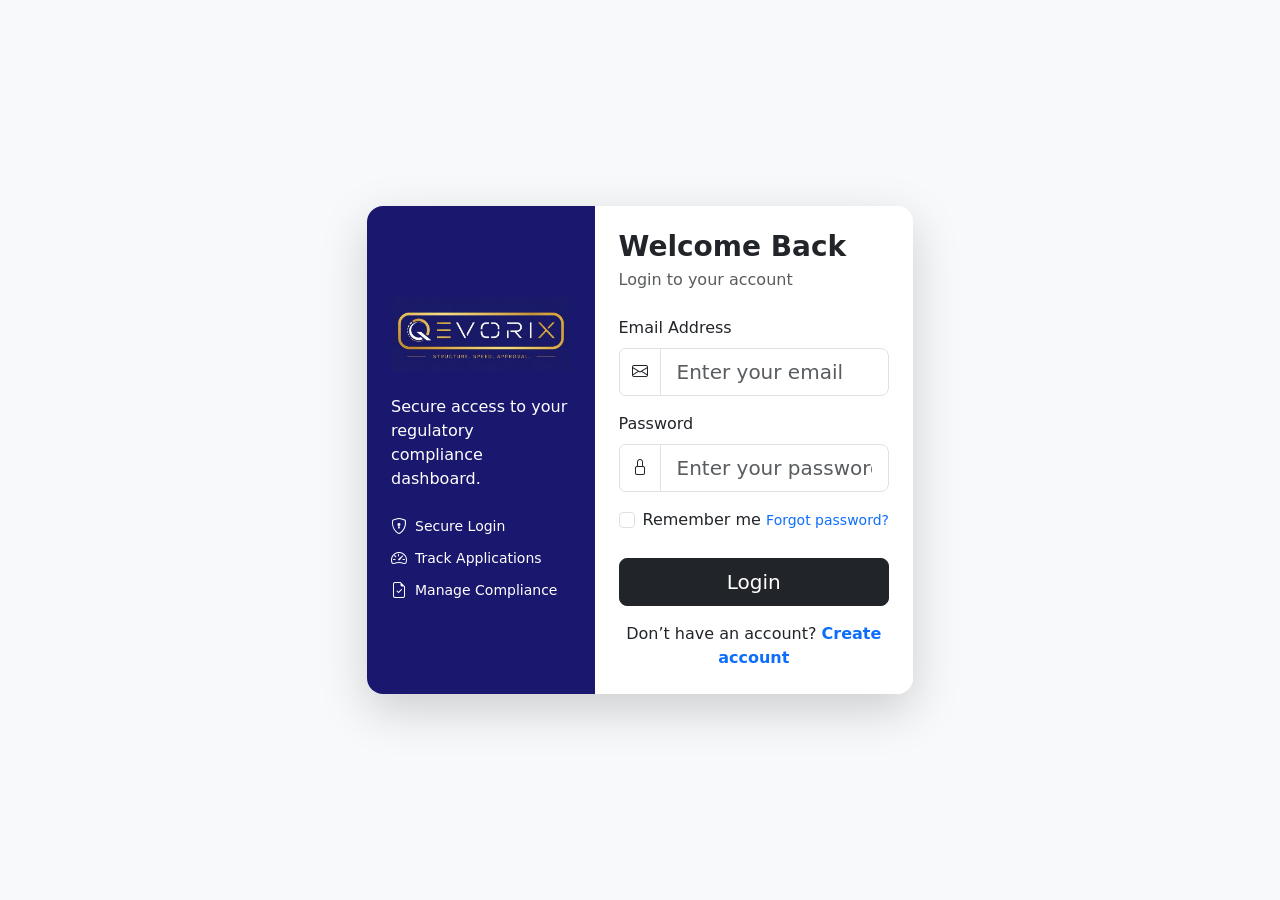
<file: login.html>
<!DOCTYPE html>
<html lang="en">
<!-- Favicons -->
<link href="assets/img/favicon.png" rel="icon">
<link href="assets/img/apple-touch-icon.png" rel="apple-touch-icon">

<!-- Fonts -->
<link href="https://fonts.googleapis.com" rel="preconnect">
<link href="https://fonts.gstatic.com" rel="preconnect" crossorigin>
<link
    href="https://fonts.googleapis.com/css2?family=Roboto:ital,wght@0,100;0,300;0,400;0,500;0,700;0,900;1,100;1,300;1,400;1,500;1,700;1,900&family=Poppins:ital,wght@0,100;0,200;0,300;0,400;0,500;0,600;0,700;0,800;0,900;1,100;1,200;1,300;1,400;1,500;1,600;1,700;1,800;1,900&family=Raleway:ital,wght@0,100;0,200;0,300;0,400;0,500;0,600;0,700;0,800;0,900;1,100;1,200;1,300;1,400;1,500;1,600;1,700;1,800;1,900&display=swap"
    rel="stylesheet">

<!-- Vendor CSS Files -->
<link href="assets/vendor/bootstrap/css/bootstrap.min.css" rel="stylesheet">
<link href="assets/vendor/bootstrap-icons/bootstrap-icons.css" rel="stylesheet">
<link href="assets/css/simpu.css" rel="stylesheet">

<head>
    <meta charset="UTF-8" />
    <meta name="viewport" content="width=device-width, initial-scale=1.0" />

    <title>Qevorix - Login</title>

    <!-- Bootstrap CSS -->
    <link href="https://cdn.jsdelivr.net/npm/bootstrap@5.3.3/dist/css/bootstrap.min.css" rel="stylesheet">

    <!-- Bootstrap Icons -->
    <link href="https://cdn.jsdelivr.net/npm/bootstrap-icons@1.11.3/font/bootstrap-icons.css" rel="stylesheet">
</head>

<body class="bg-light">

    <section class="min-vh-100 d-flex align-items-center py-5">

        <div class="container">

            <div class="row justify-content-center">

                <div class="col-lg-6">

                    <div class="card border-0 shadow-lg rounded-4 overflow-hidden">

                        <div class="row g-0">

                            <!-- Left Side -->
                            <div class="col-md-5 dark-bgg text-white p-4 d-flex flex-column justify-content-center">
                                <a href="index.html">
                                    <img src="./assets/img/logo1.jpg" alt="" class="w-100 mb-4">
                                </a>
                                <!-- <h2 class="fw-bold mb-3">Qevorix</h2> -->


                                <p class="mb-4">
                                    Secure access to your regulatory compliance dashboard.
                                </p>

                                <div class="mb-2 d-flex align-items-center">
                                    <i class="bi bi-shield-lock me-2"></i>
                                    <small>Secure Login</small>
                                </div>

                                <div class="mb-2 d-flex align-items-center">
                                    <i class="bi bi-speedometer2 me-2"></i>
                                    <small>Track Applications</small>
                                </div>

                                <div class="d-flex align-items-center">
                                    <i class="bi bi-file-earmark-check me-2"></i>
                                    <small>Manage Compliance</small>
                                </div>

                            </div>

                            <!-- Right Side -->
                            <div class="col-md-7 bg-white p-4">

                                <h3 class="fw-bold mb-1">Welcome Back</h3>

                                <p class="text-muted mb-4">Login to your account</p>

                                <form>

                                    <div class="mb-3">
                                        <label class="form-label">Email Address</label>

                                        <div class="input-group">
                                            <span class="input-group-text bg-white">
                                                <i class="bi bi-envelope"></i>
                                            </span>

                                            <input type="email" class="form-control form-control-lg"
                                                placeholder="Enter your email">
                                        </div>
                                    </div>

                                    <div class="mb-3">
                                        <label class="form-label">Password</label>

                                        <div class="input-group">
                                            <span class="input-group-text bg-white">
                                                <i class="bi bi-lock"></i>
                                            </span>

                                            <input type="password" class="form-control form-control-lg"
                                                placeholder="Enter your password">
                                        </div>
                                    </div>

                                    <div class="d-flex justify-content-between align-items-center mb-4">

                                        <div class="form-check">
                                            <input class="form-check-input" type="checkbox" id="remember">
                                            <label class="form-check-label" for="remember">
                                                Remember me
                                            </label>
                                        </div>

                                        <a href="#" class="text-decoration-none small">
                                            Forgot password?
                                        </a>

                                    </div>

                                    <div class="d-grid mb-3">

                                        <button type="submit" class="btn btn-dark btn-lg">
                                            Login
                                        </button>

                                    </div>

                                    <p class="text-center mb-0">
                                        Don’t have an account?
                                        <a href="register.html" class="text-decoration-none fw-semibold">
                                            Create account
                                        </a>
                                    </p>

                                </form>

                            </div>

                        </div>

                    </div>

                </div>

            </div>

        </div>

    </section>

    <!-- Bootstrap JS -->
    <script src="https://cdn.jsdelivr.net/npm/bootstrap@5.3.3/dist/js/bootstrap.bundle.min.js"></script>

</body>

</html>
</file>
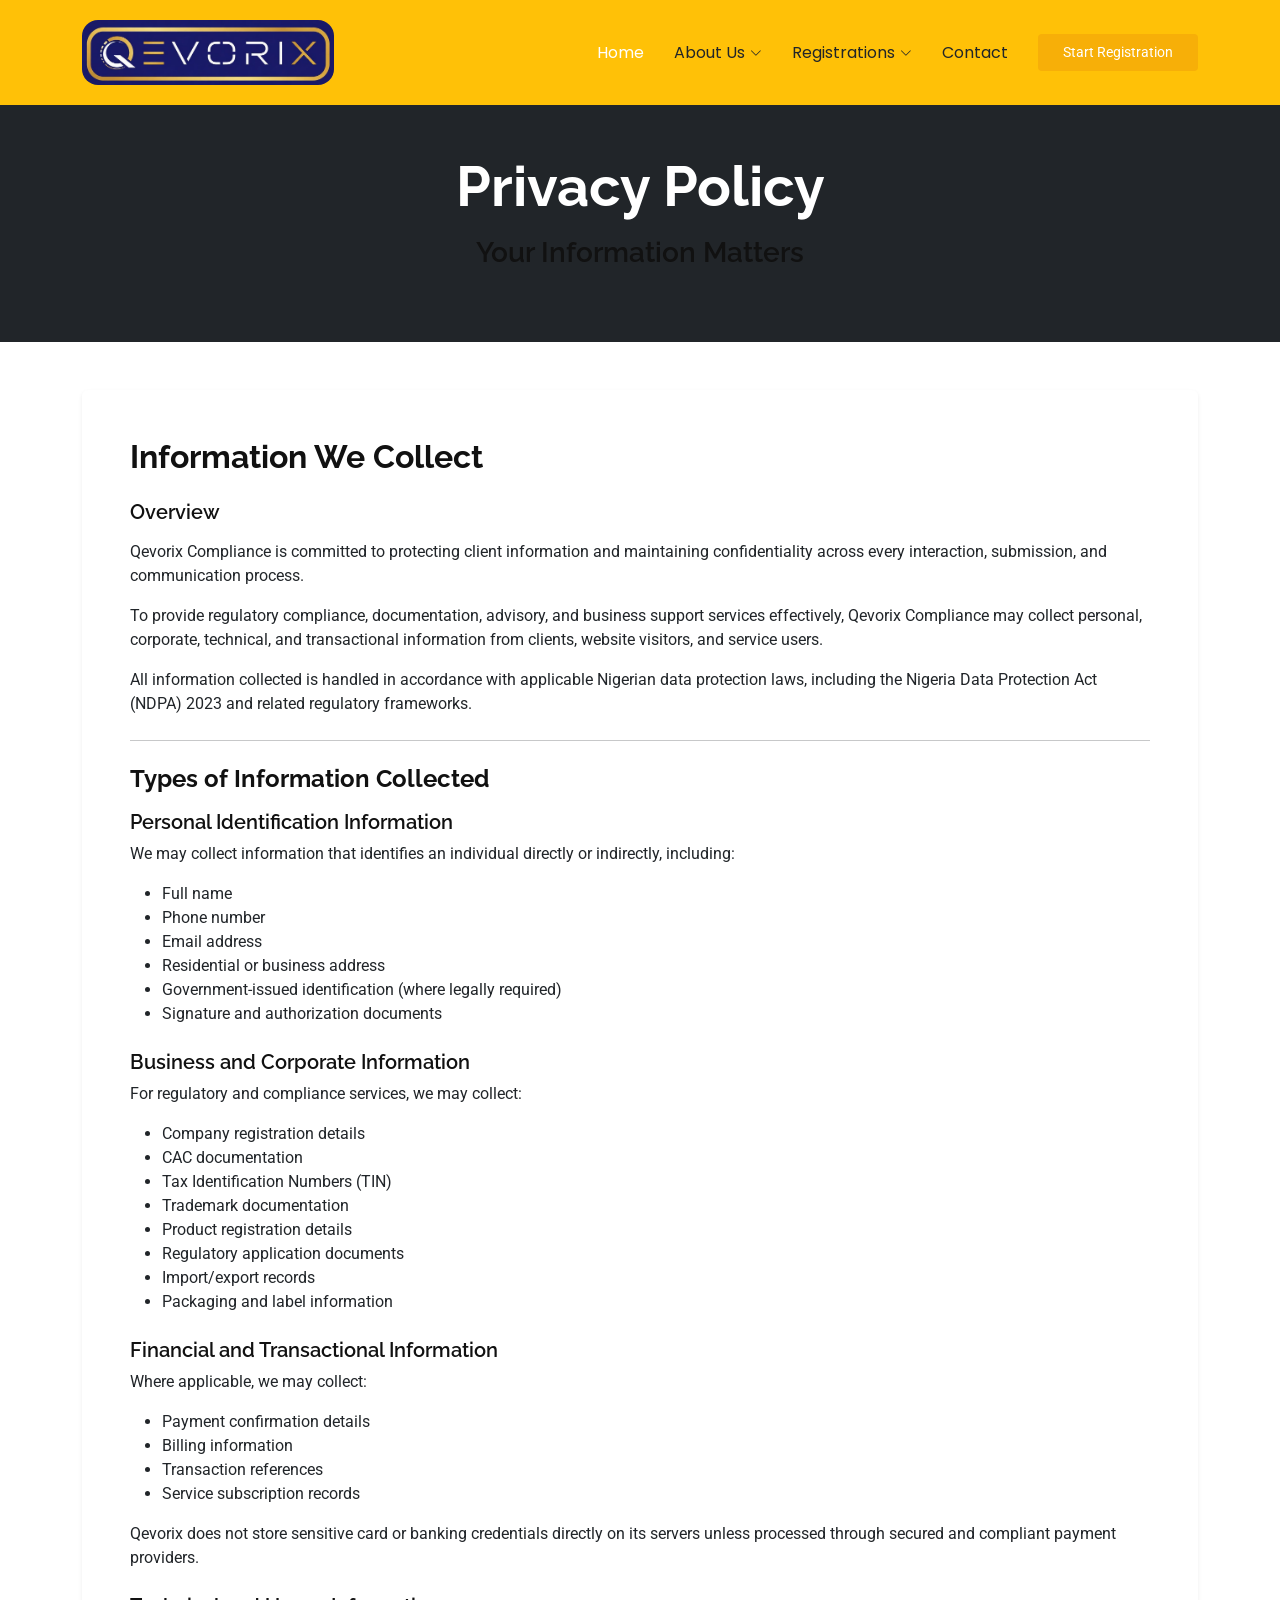
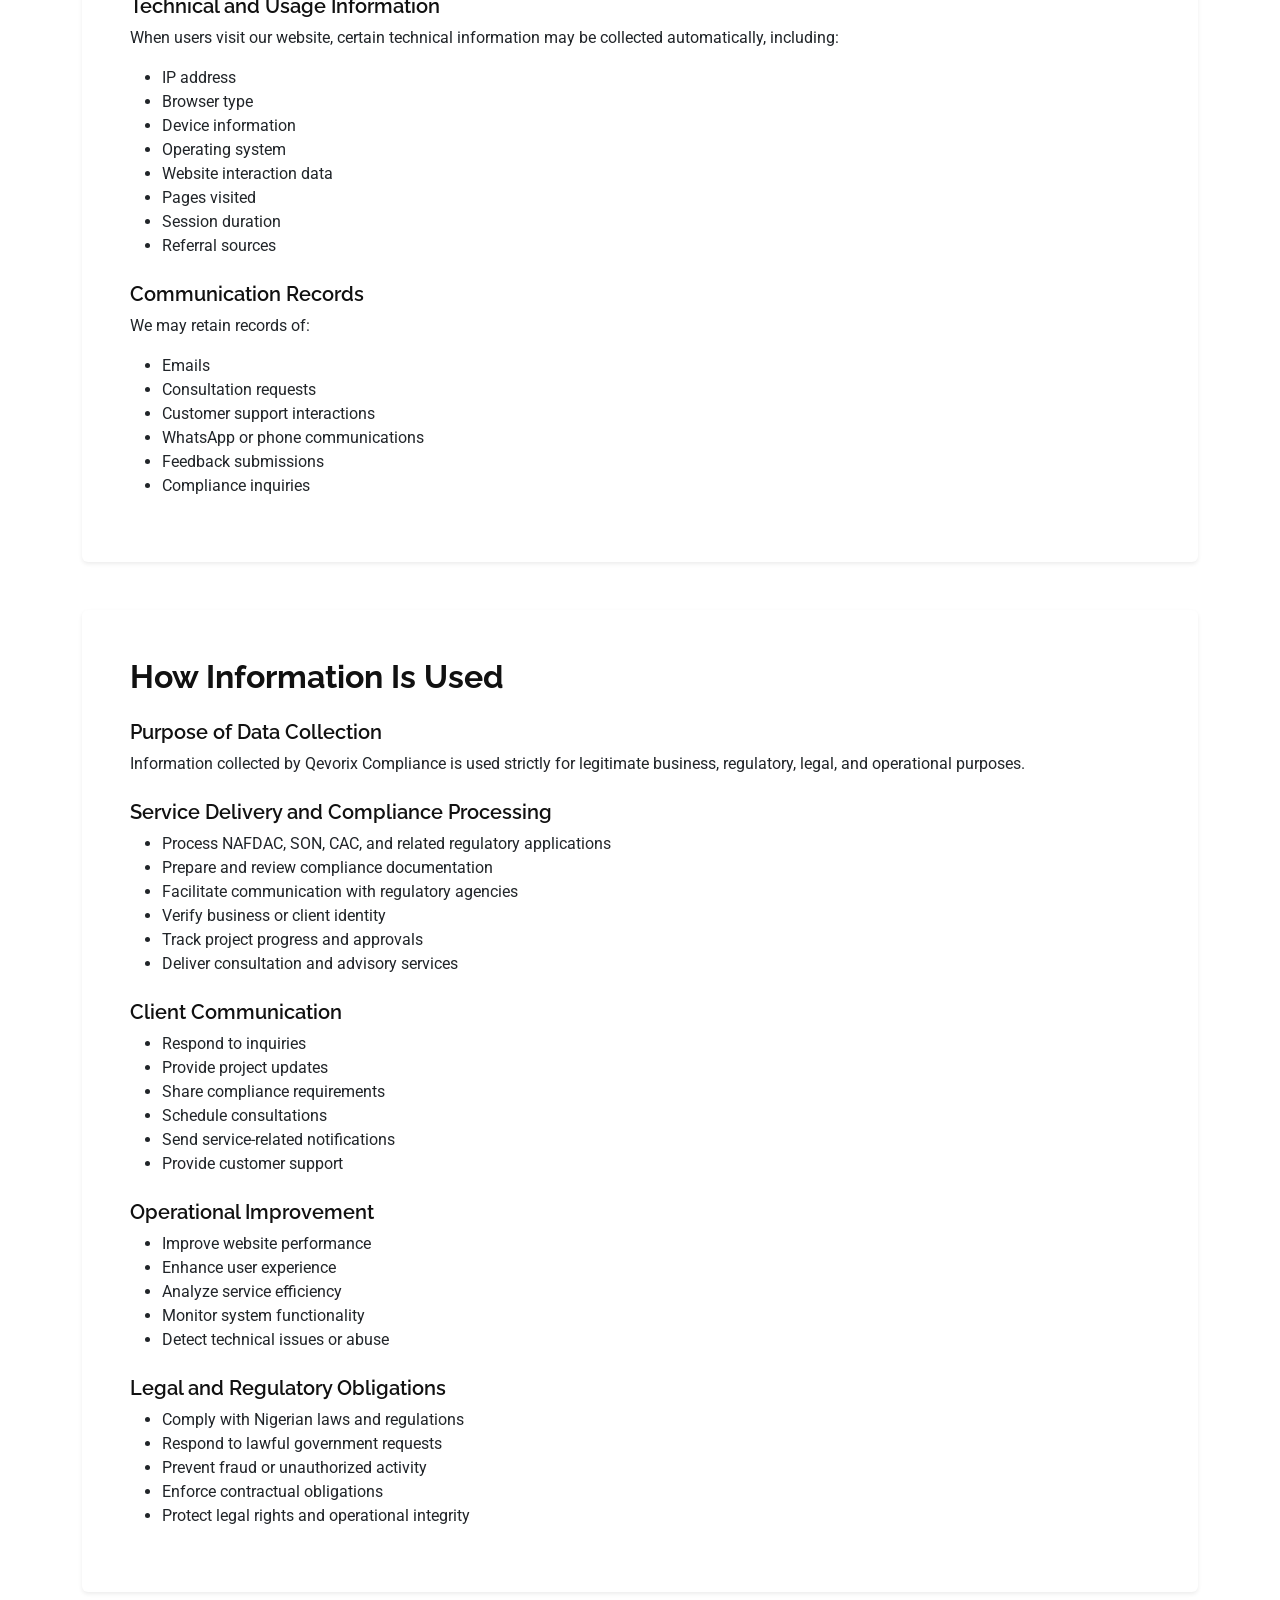
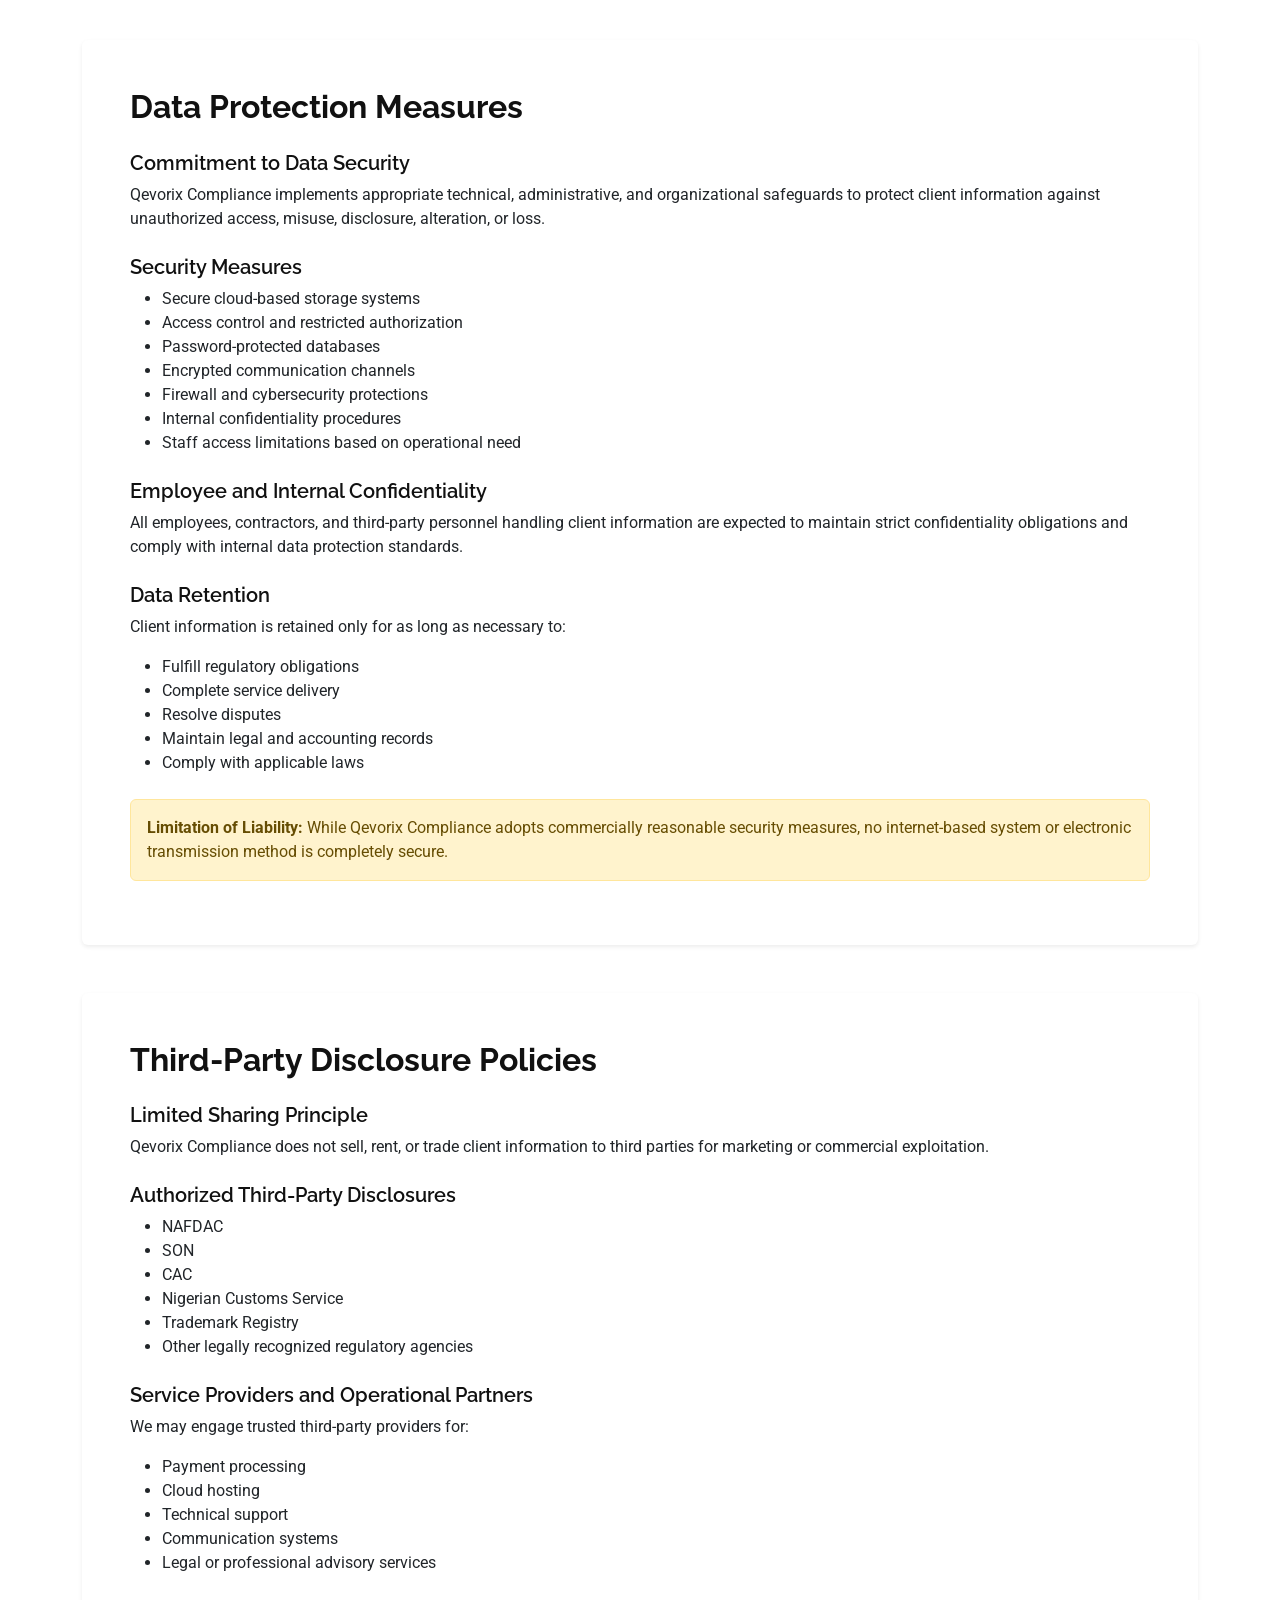
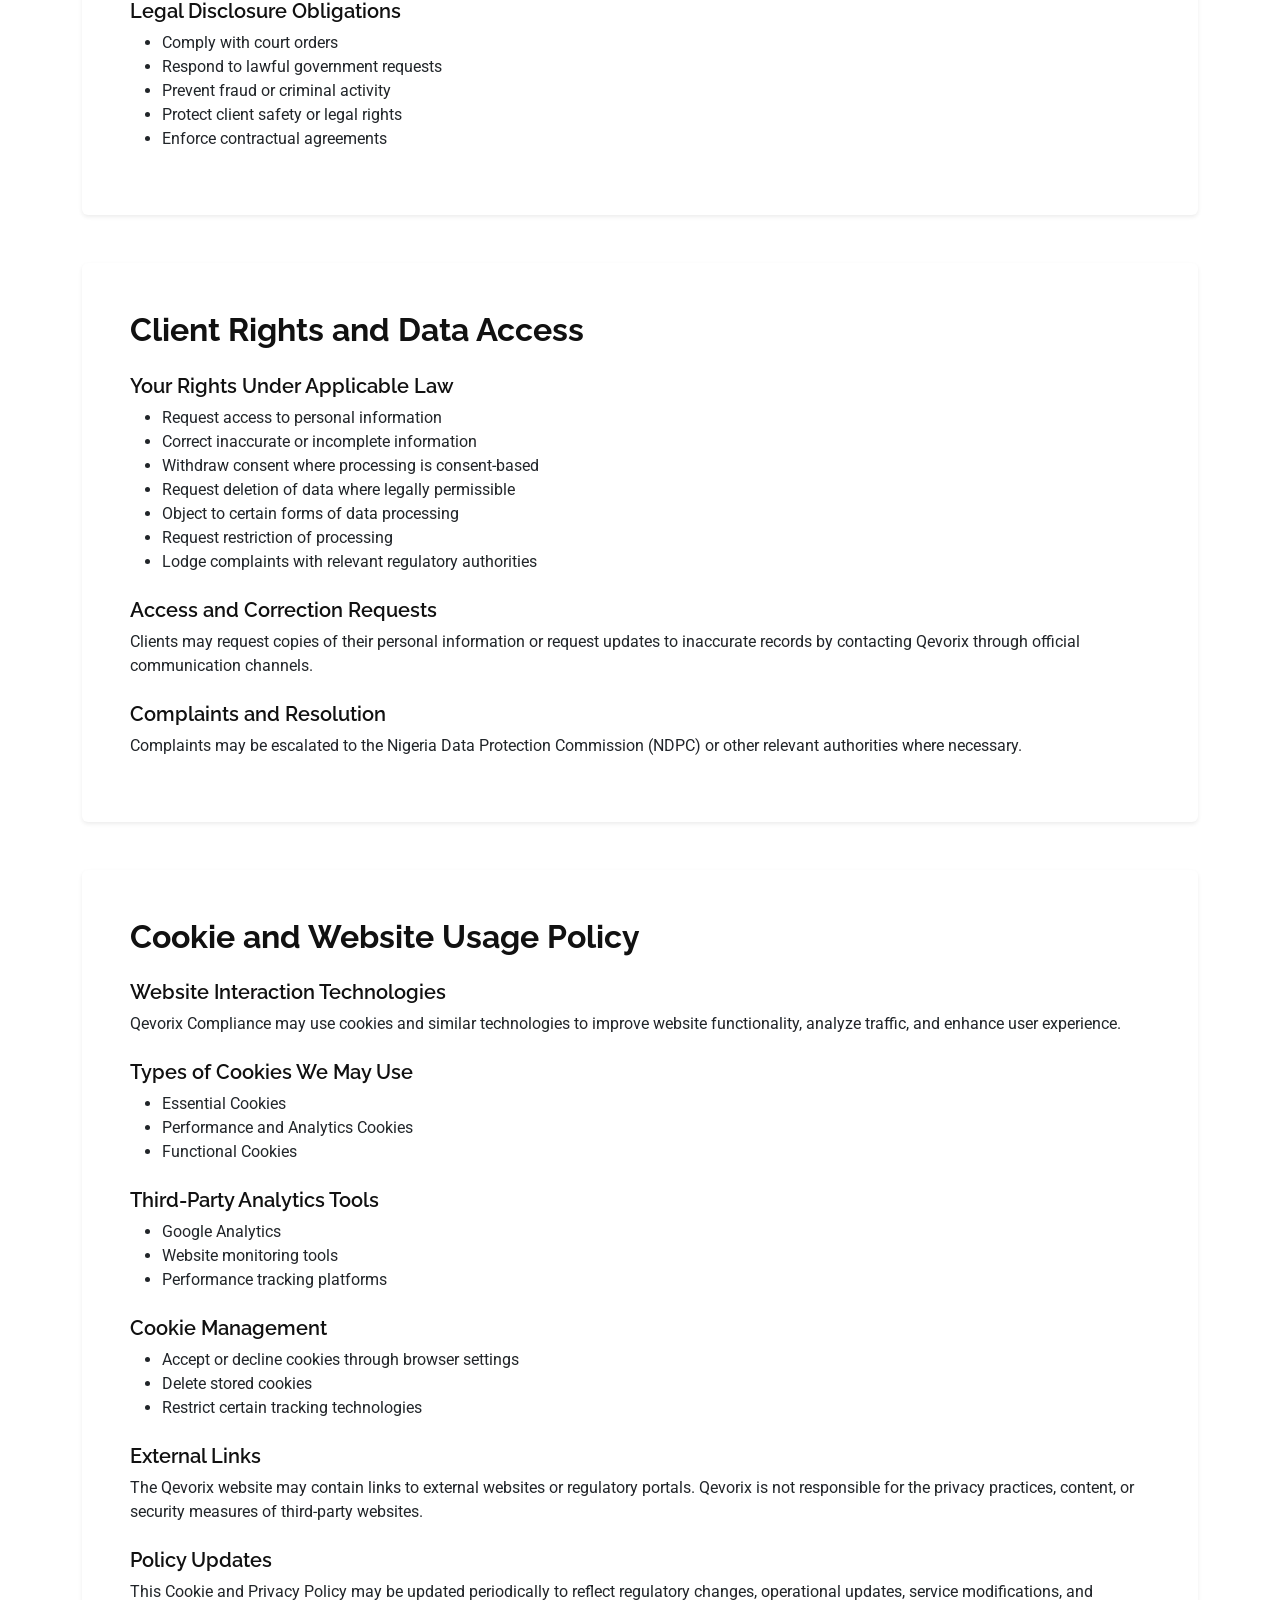
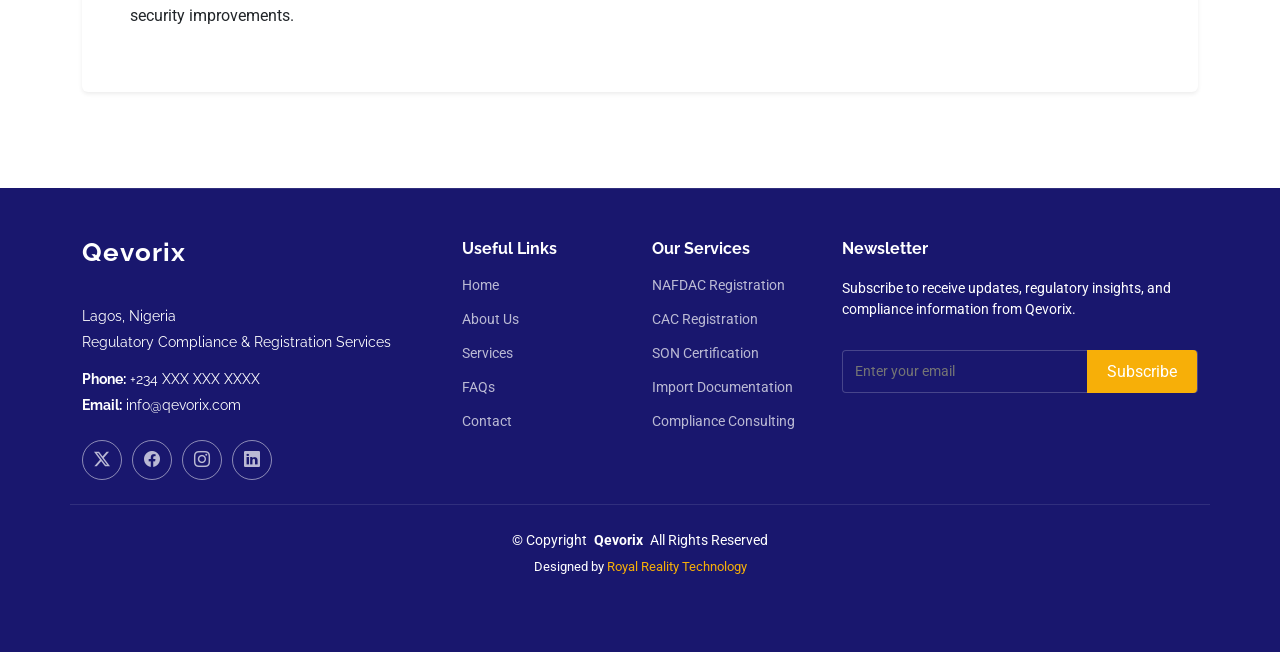
<file: privacy.html>
<!DOCTYPE html>
<html lang="en">

<head>
  <meta charset="utf-8">
  <meta content="width=device-width, initial-scale=1.0" name="viewport">
  <title>Starter Page - Presento Bootstrap Template</title>
  <meta name="description" content="">
  <meta name="keywords" content="">

  <!-- Favicons -->
  <link href="assets/img/favicon.png" rel="icon">
  <link href="assets/img/apple-touch-icon.png" rel="apple-touch-icon">

  <!-- Fonts -->
  <link href="https://fonts.googleapis.com" rel="preconnect">
  <link href="https://fonts.gstatic.com" rel="preconnect" crossorigin>
  <link
    href="https://fonts.googleapis.com/css2?family=Roboto:ital,wght@0,100;0,300;0,400;0,500;0,700;0,900;1,100;1,300;1,400;1,500;1,700;1,900&family=Poppins:ital,wght@0,100;0,200;0,300;0,400;0,500;0,600;0,700;0,800;0,900;1,100;1,200;1,300;1,400;1,500;1,600;1,700;1,800;1,900&family=Raleway:ital,wght@0,100;0,200;0,300;0,400;0,500;0,600;0,700;0,800;0,900;1,100;1,200;1,300;1,400;1,500;1,600;1,700;1,800;1,900&display=swap"
    rel="stylesheet">

  <!-- Vendor CSS Files -->
  <link href="assets/vendor/bootstrap/css/bootstrap.min.css" rel="stylesheet">
  <link href="assets/vendor/bootstrap-icons/bootstrap-icons.css" rel="stylesheet">
  <link href="assets/vendor/aos/aos.css" rel="stylesheet">
  <link href="assets/vendor/glightbox/css/glightbox.min.css" rel="stylesheet">
  <link href="assets/vendor/swiper/swiper-bundle.min.css" rel="stylesheet">

  <!-- Main CSS File -->
  <link href="assets/css/main.css" rel="stylesheet">

</head>

<body class="starter-page-page">

  <header id="header" class="header d-flex align-items-center sticky-top bg-warning">
    <div class="container-fluid container-xl position-relative d-flex align-items-center">

      <a href="index.html">
        <img src="./assets/img/logo2.jpg" alt="Logo" style="max-width: 28vh; " class="rounded-4">
      </a>


      <a href="index.html" class="logo d-flex align-items-center me-auto">
        <!-- Uncomment the line below if you also wish to use an image logo -->
        <!-- <img src="assets/img/logo.png" alt=""> -->
        <!-- <img src="./assets/img/logo1.jpg" alt="Logo" style="width: 20vh; "> -->
        <!-- <h1 class="sitename">Qevorix</h1> -->
        <!-- <span>.</span> -->
      </a>

      <nav id="navmenu" class="navmenu">
        <ul>
          <li><a href="#hero" class="text-white">Home<br></a></li>
          <li class="dropdown">
            <a href="#">
              <span>About Us</span>
              <i class="bi bi-chevron-down toggle-dropdown"></i>
            </a>

            <ul>
              <li><a href="index.html#about">About Us</a></li>
              <li><a href="service-details.html" >Our Services</a></li>
              <li><a href="index.html#industries">Industries</a></li>
              <li><a href="index.html#process">Our Process</a></li>


            </ul>
          </li>

          <li class="dropdown">
            <a href="#">
              <span>Registrations</span>
              <i class="bi bi-chevron-down toggle-dropdown"></i>
            </a>

            <ul>
              <li><a href="#">NAFDAC Registration</a></li>

              <li class="dropdown">
                <a href="#">
                  <span>Business Compliance</span>
                  <i class="bi bi-chevron-down toggle-dropdown"></i>
                </a>

                <ul>
                  <li><a href="#">CAC Registration</a></li>
                  <li><a href="#">SON Certification</a></li>
                  <li><a href="#">Import Documentation</a></li>
                  <li><a href="#">Export Documentation</a></li>
                  <li><a href="#">License Renewals</a></li>
                </ul>
              </li>

              <li><a href="#">Pharmaceutical Licensing</a></li>
              <li><a href="#">Cosmetics Registration</a></li>
              <li><a href="#">Food Product Approval</a></li>
              <li><a href="#">Compliance Consulting</a></li>
            </ul>
          </li>

          <li><a href="#contact">Contact</a></li>
        </ul>
        <i class="mobile-nav-toggle d-xl-none bi bi-list"></i>
      </nav>

      <a class="btn-getstarted" href="register.html">
        Start Registration
      </a>

    </div>
  </header>

  <main class="main">

    <section class="bg-dark text-white py-5">

      <div class="container">

        <div class="row justify-content-center text-center">

          <div class="col-lg-9">
              <h1 class="display-4 fw-bold mb-3 lead text-white">
              Privacy Policy
            </h1>

            <h3 class="fw-semibold mb-4">
              Your Information Matters
            </h3>
          

          </div>

        </div>

      </div>

    </section>

    <!-- Main Content -->
    <section class="py-5">

      <div class="container">

        <!-- Information We Collect -->
        <div class="card border-0 shadow-sm mb-5">
          <div class="card-body p-4 p-lg-5">

            <h2 class="fw-bold mb-4">
              Information We Collect
            </h2>

            <h5 class="fw-semibold mb-3">
              Overview
            </h5>
            <p>
              Qevorix Compliance is committed to protecting client information
              and maintaining confidentiality across every interaction,
              submission, and communication process.
            </p>

            <p>
              To provide regulatory compliance, documentation, advisory,
              and business support services effectively, Qevorix Compliance
              may collect personal, corporate, technical, and transactional
              information from clients, website visitors, and service users.
            </p>

            <p>
              All information collected is handled in accordance with applicable
              Nigerian data protection laws, including the Nigeria Data Protection
              Act (NDPA) 2023 and related regulatory frameworks.
            </p>

            <hr class="my-4">

            <h4 class="fw-bold mb-3">
              Types of Information Collected
            </h4>

            <div class="mb-4">

              <h5 class="fw-semibold">
                Personal Identification Information
              </h5>

              <p>
                We may collect information that identifies an individual
                directly or indirectly, including:
              </p>

              <ul>
                <li>Full name</li>
                <li>Phone number</li>
                <li>Email address</li>
                <li>Residential or business address</li>
                <li>Government-issued identification (where legally required)</li>
                <li>Signature and authorization documents</li>
              </ul>

            </div>

            <div class="mb-4">

              <h5 class="fw-semibold">
                Business and Corporate Information
              </h5>

              <p>
                For regulatory and compliance services, we may collect:
              </p>

              <ul>
                <li>Company registration details</li>
                <li>CAC documentation</li>
                <li>Tax Identification Numbers (TIN)</li>
                <li>Trademark documentation</li>
                <li>Product registration details</li>
                <li>Regulatory application documents</li>
                <li>Import/export records</li>
                <li>Packaging and label information</li>
              </ul>

            </div>

            <div class="mb-4">

              <h5 class="fw-semibold">
                Financial and Transactional Information
              </h5>

              <p>
                Where applicable, we may collect:
              </p>

              <ul>
                <li>Payment confirmation details</li>
                <li>Billing information</li>
                <li>Transaction references</li>
                <li>Service subscription records</li>
              </ul>

              <p>
                Qevorix does not store sensitive card or banking credentials
                directly on its servers unless processed through secured
                and compliant payment providers.
              </p>

            </div>

            <div class="mb-4">

              <h5 class="fw-semibold">
                Technical and Usage Information
              </h5>

              <p>
                When users visit our website, certain technical information
                may be collected automatically, including:
              </p>

              <ul>
                <li>IP address</li>
                <li>Browser type</li>
                <li>Device information</li>
                <li>Operating system</li>
                <li>Website interaction data</li>
                <li>Pages visited</li>
                <li>Session duration</li>
                <li>Referral sources</li>
              </ul>

            </div>

            <div>

              <h5 class="fw-semibold">
                Communication Records
              </h5>

              <p>
                We may retain records of:
              </p>

              <ul>
                <li>Emails</li>
                <li>Consultation requests</li>
                <li>Customer support interactions</li>
                <li>WhatsApp or phone communications</li>
                <li>Feedback submissions</li>
                <li>Compliance inquiries</li>
              </ul>

            </div>

          </div>
        </div>

        <!-- How Information Is Used -->
        <div class="card border-0 shadow-sm mb-5">
          <div class="card-body p-4 p-lg-5">

            <h2 class="fw-bold mb-4">
              How Information Is Used
            </h2>

            <h5 class="fw-semibold">
              Purpose of Data Collection
            </h5>

            <p>
              Information collected by Qevorix Compliance is used strictly
              for legitimate business, regulatory, legal, and operational purposes.
            </p>

            <div class="mt-4">

              <h5 class="fw-semibold">
                Service Delivery and Compliance Processing
              </h5>

              <ul>
                <li>Process NAFDAC, SON, CAC, and related regulatory applications</li>
                <li>Prepare and review compliance documentation</li>
                <li>Facilitate communication with regulatory agencies</li>
                <li>Verify business or client identity</li>
                <li>Track project progress and approvals</li>
                <li>Deliver consultation and advisory services</li>
              </ul>

            </div>

            <div class="mt-4">

              <h5 class="fw-semibold">
                Client Communication
              </h5>

              <ul>
                <li>Respond to inquiries</li>
                <li>Provide project updates</li>
                <li>Share compliance requirements</li>
                <li>Schedule consultations</li>
                <li>Send service-related notifications</li>
                <li>Provide customer support</li>
              </ul>

            </div>

            <div class="mt-4">

              <h5 class="fw-semibold">
                Operational Improvement
              </h5>

              <ul>
                <li>Improve website performance</li>
                <li>Enhance user experience</li>
                <li>Analyze service efficiency</li>
                <li>Monitor system functionality</li>
                <li>Detect technical issues or abuse</li>
              </ul>

            </div>

            <div class="mt-4">

              <h5 class="fw-semibold">
                Legal and Regulatory Obligations
              </h5>

              <ul>
                <li>Comply with Nigerian laws and regulations</li>
                <li>Respond to lawful government requests</li>
                <li>Prevent fraud or unauthorized activity</li>
                <li>Enforce contractual obligations</li>
                <li>Protect legal rights and operational integrity</li>
              </ul>

            </div>

          </div>
        </div>

        <!-- Data Protection -->
        <div class="card border-0 shadow-sm mb-5">
          <div class="card-body p-4 p-lg-5">

            <h2 class="fw-bold mb-4">
              Data Protection Measures
            </h2>

            <h5 class="fw-semibold">
              Commitment to Data Security
            </h5>

            <p>
              Qevorix Compliance implements appropriate technical,
              administrative, and organizational safeguards to protect
              client information against unauthorized access, misuse,
              disclosure, alteration, or loss.
            </p>

            <div class="mt-4">

              <h5 class="fw-semibold">
                Security Measures
              </h5>

              <ul>
                <li>Secure cloud-based storage systems</li>
                <li>Access control and restricted authorization</li>
                <li>Password-protected databases</li>
                <li>Encrypted communication channels</li>
                <li>Firewall and cybersecurity protections</li>
                <li>Internal confidentiality procedures</li>
                <li>Staff access limitations based on operational need</li>
              </ul>

            </div>

            <div class="mt-4">

              <h5 class="fw-semibold">
                Employee and Internal Confidentiality
              </h5>

              <p>
                All employees, contractors, and third-party personnel handling
                client information are expected to maintain strict confidentiality
                obligations and comply with internal data protection standards.
              </p>

            </div>

            <div class="mt-4">

              <h5 class="fw-semibold">
                Data Retention
              </h5>

              <p>
                Client information is retained only for as long as necessary to:
              </p>

              <ul>
                <li>Fulfill regulatory obligations</li>
                <li>Complete service delivery</li>
                <li>Resolve disputes</li>
                <li>Maintain legal and accounting records</li>
                <li>Comply with applicable laws</li>
              </ul>

            </div>

            <div class="alert alert-warning mt-4">

              <strong>Limitation of Liability:</strong>

              While Qevorix Compliance adopts commercially reasonable
              security measures, no internet-based system or electronic
              transmission method is completely secure.

            </div>

          </div>
        </div>

        <!-- Third Party -->
        <div class="card border-0 shadow-sm mb-5">
          <div class="card-body p-4 p-lg-5">

            <h2 class="fw-bold mb-4">
              Third-Party Disclosure Policies
            </h2>

            <h5 class="fw-semibold">
              Limited Sharing Principle
            </h5>

            <p>
              Qevorix Compliance does not sell, rent, or trade client
              information to third parties for marketing or commercial exploitation.
            </p>

            <div class="mt-4">

              <h5 class="fw-semibold">
                Authorized Third-Party Disclosures
              </h5>

              <ul>
                <li>NAFDAC</li>
                <li>SON</li>
                <li>CAC</li>
                <li>Nigerian Customs Service</li>
                <li>Trademark Registry</li>
                <li>Other legally recognized regulatory agencies</li>
              </ul>

            </div>

            <div class="mt-4">

              <h5 class="fw-semibold">
                Service Providers and Operational Partners
              </h5>

              <p>
                We may engage trusted third-party providers for:
              </p>

              <ul>
                <li>Payment processing</li>
                <li>Cloud hosting</li>
                <li>Technical support</li>
                <li>Communication systems</li>
                <li>Legal or professional advisory services</li>
              </ul>

            </div>

            <div class="mt-4">

              <h5 class="fw-semibold">
                Legal Disclosure Obligations
              </h5>

              <ul>
                <li>Comply with court orders</li>
                <li>Respond to lawful government requests</li>
                <li>Prevent fraud or criminal activity</li>
                <li>Protect client safety or legal rights</li>
                <li>Enforce contractual agreements</li>
              </ul>

            </div>

          </div>
        </div>

        <!-- Client Rights -->
        <div class="card border-0 shadow-sm mb-5">
          <div class="card-body p-4 p-lg-5">

            <h2 class="fw-bold mb-4">
              Client Rights and Data Access
            </h2>

            <h5 class="fw-semibold">
              Your Rights Under Applicable Law
            </h5>

            <ul>
              <li>Request access to personal information</li>
              <li>Correct inaccurate or incomplete information</li>
              <li>Withdraw consent where processing is consent-based</li>
              <li>Request deletion of data where legally permissible</li>
              <li>Object to certain forms of data processing</li>
              <li>Request restriction of processing</li>
              <li>Lodge complaints with relevant regulatory authorities</li>
            </ul>

            <div class="mt-4">

              <h5 class="fw-semibold">
                Access and Correction Requests
              </h5>

              <p>
                Clients may request copies of their personal information
                or request updates to inaccurate records by contacting
                Qevorix through official communication channels.
              </p>

            </div>

            <div class="mt-4">

              <h5 class="fw-semibold">
                Complaints and Resolution
              </h5>

              <p>
                Complaints may be escalated to the Nigeria Data Protection
                Commission (NDPC) or other relevant authorities where necessary.
              </p>

            </div>

          </div>
        </div>

        <!-- Cookies -->
        <div class="card border-0 shadow-sm mb-5">
          <div class="card-body p-4 p-lg-5">

            <h2 class="fw-bold mb-4">
              Cookie and Website Usage Policy
            </h2>

            <h5 class="fw-semibold">
              Website Interaction Technologies
            </h5>

            <p>
              Qevorix Compliance may use cookies and similar technologies
              to improve website functionality, analyze traffic,
              and enhance user experience.
            </p>

            <div class="mt-4">

              <h5 class="fw-semibold">
                Types of Cookies We May Use
              </h5>

              <ul>
                <li>Essential Cookies</li>
                <li>Performance and Analytics Cookies</li>
                <li>Functional Cookies</li>
              </ul>

            </div>

            <div class="mt-4">

              <h5 class="fw-semibold">
                Third-Party Analytics Tools
              </h5>

              <ul>
                <li>Google Analytics</li>
                <li>Website monitoring tools</li>
                <li>Performance tracking platforms</li>
              </ul>

            </div>

            <div class="mt-4">

              <h5 class="fw-semibold">
                Cookie Management
              </h5>

              <ul>
                <li>Accept or decline cookies through browser settings</li>
                <li>Delete stored cookies</li>
                <li>Restrict certain tracking technologies</li>
              </ul>

            </div>

            <div class="mt-4">

              <h5 class="fw-semibold">
                External Links
              </h5>

              <p>
                The Qevorix website may contain links to external websites
                or regulatory portals. Qevorix is not responsible for the
                privacy practices, content, or security measures
                of third-party websites.
              </p>

            </div>

            <div class="mt-4">

              <h5 class="fw-semibold">
                Policy Updates
              </h5>

              <p>
                This Cookie and Privacy Policy may be updated periodically
                to reflect regulatory changes, operational updates,
                service modifications, and security improvements.
              </p>

            </div>

          </div>
        </div>

      </div>

    </section>



  </main>

  <footer id="footer" class="footer dark-background">

    <div class="container footer-top">
      <div class="row gy-4">

        <div class="col-lg-4 col-md-6 footer-about">

          <a href="index.html" class="logo d-flex align-items-center">
            <span class="sitename">Qevorix</span>
          </a>

          <div class="footer-contact pt-3">
            <p>Lagos, Nigeria</p>
            <p>Regulatory Compliance & Registration Services</p>

            <p class="mt-3">
              <strong>Phone:</strong>
              <span>+234 XXX XXX XXXX</span>
            </p>

            <p>
              <strong>Email:</strong>
              <span>info@qevorix.com</span>
            </p>
          </div>

          <div class="social-links d-flex mt-4">
            <a href=""><i class="bi bi-twitter-x"></i></a>
            <a href=""><i class="bi bi-facebook"></i></a>
            <a href=""><i class="bi bi-instagram"></i></a>
            <a href=""><i class="bi bi-linkedin"></i></a>
          </div>

        </div>

        <div class="col-lg-2 col-md-3 footer-links">

          <h4>Useful Links</h4>

          <ul>
            <li><a href="#hero">Home</a></li>
            <li><a href="#about">About Us</a></li>
            <li><a href="#services">Services</a></li>
            <li><a href="#faq">FAQs</a></li>
            <li><a href="#contact">Contact</a></li>
          </ul>

        </div>

        <div class="col-lg-2 col-md-3 footer-links">

          <h4>Our Services</h4>

          <ul>
            <li><a href="#">NAFDAC Registration</a></li>
            <li><a href="#">CAC Registration</a></li>
            <li><a href="#">SON Certification</a></li>
            <li><a href="#">Import Documentation</a></li>
            <li><a href="#">Compliance Consulting</a></li>
          </ul>

        </div>

        <div class="col-lg-4 col-md-12 footer-newsletter">

          <h4>Newsletter</h4>

          <p>
            Subscribe to receive updates, regulatory insights,
            and compliance information from Qevorix.
          </p>

          <form action="forms/newsletter.php" method="post" class="php-email-form">

            <div class="newsletter-form">
              <input type="email" name="email" placeholder="Enter your email">
              <input type="submit" value="Subscribe">
            </div>

            <div class="loading">Loading</div>

            <div class="error-message"></div>

            <div class="sent-message">
              Your subscription request has been sent successfully.
            </div>

          </form>

        </div>

      </div>
    </div>

    <div class="container copyright text-center mt-4">

      <p>
        © <span>Copyright</span>
        <strong class="px-1 sitename">Qevorix</strong>
        <span>All Rights Reserved</span>
      </p>

      <div class="credits">
        Designed by <a href="#">Royal Reality Technology</a>
      </div>

    </div>

  </footer>

  <!-- Scroll Top -->
  <a href="https://wa.me/+2347069215283" id="scroll-top"
    class="scroll-top d-flex align-items-center justify-content-center"><i class="bi bi-whatsapp"></i></a>

  <!-- Vendor JS Files -->
  <script src="assets/vendor/bootstrap/js/bootstrap.bundle.min.js"></script>
  <script src="assets/vendor/php-email-form/validate.js"></script>
  <script src="assets/vendor/aos/aos.js"></script>
  <script src="assets/vendor/glightbox/js/glightbox.min.js"></script>
  <script src="assets/vendor/swiper/swiper-bundle.min.js"></script>
  <script src="assets/vendor/purecounter/purecounter_vanilla.js"></script>
  <script src="assets/vendor/imagesloaded/imagesloaded.pkgd.min.js"></script>
  <script src="assets/vendor/isotope-layout/isotope.pkgd.min.js"></script>

  <!-- Main JS File -->
  <script src="assets/js/main.js"></script>

</body>

</html>
</file>
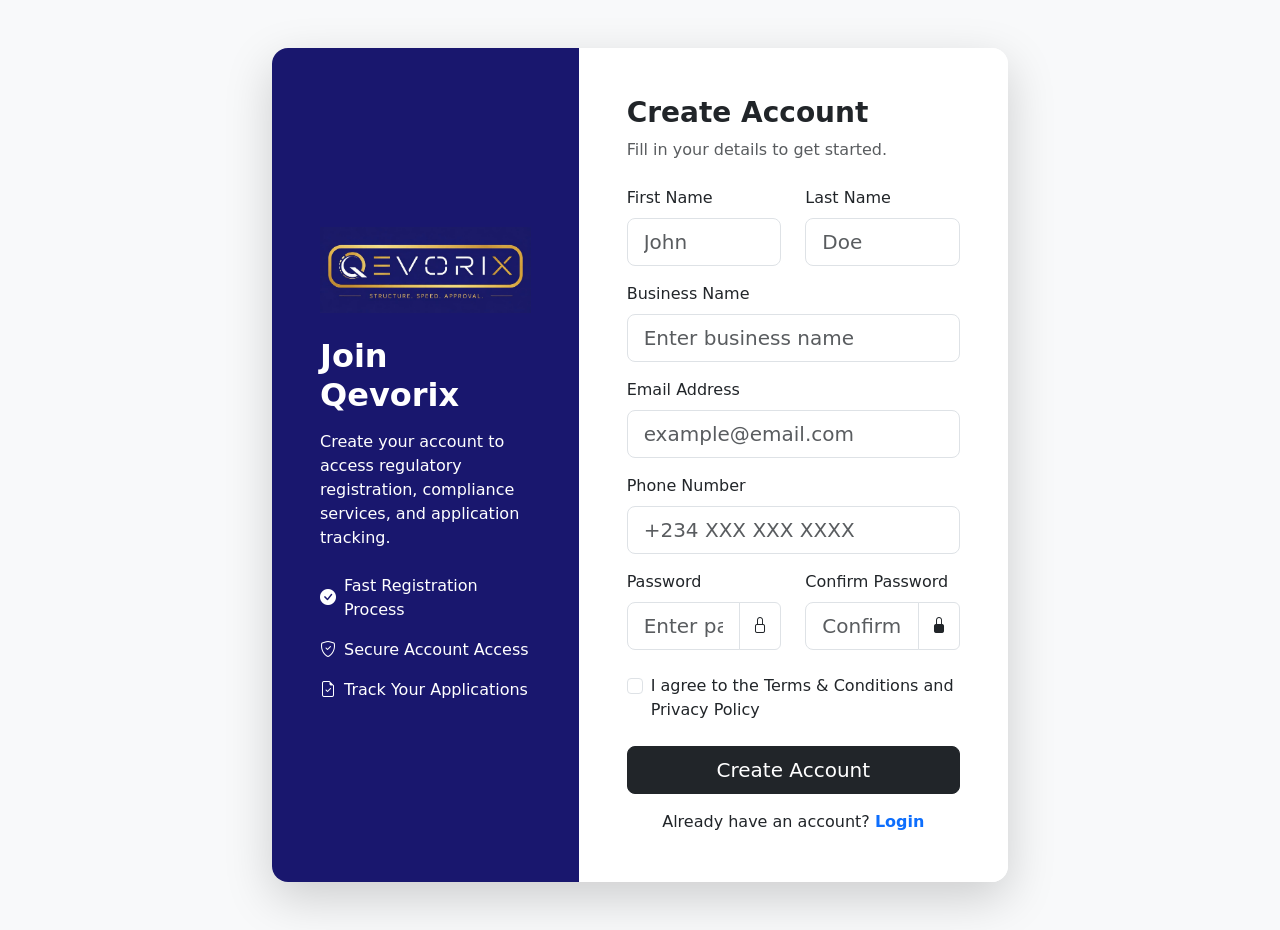
<file: register.html>
<!DOCTYPE html>
<html lang="en">

<head>
  <meta charset="UTF-8" />
  <meta name="viewport" content="width=device-width, initial-scale=1.0" />

  <title>Qevorix - User Registration</title>
    <!-- Favicons -->
  <link href="assets/img/favicon.png" rel="icon">
  <link href="assets/img/apple-touch-icon.png" rel="apple-touch-icon">

  <!-- Fonts -->
  <link href="https://fonts.googleapis.com" rel="preconnect">
  <link href="https://fonts.gstatic.com" rel="preconnect" crossorigin>
  <link
    href="https://fonts.googleapis.com/css2?family=Roboto:ital,wght@0,100;0,300;0,400;0,500;0,700;0,900;1,100;1,300;1,400;1,500;1,700;1,900&family=Poppins:ital,wght@0,100;0,200;0,300;0,400;0,500;0,600;0,700;0,800;0,900;1,100;1,200;1,300;1,400;1,500;1,600;1,700;1,800;1,900&family=Raleway:ital,wght@0,100;0,200;0,300;0,400;0,500;0,600;0,700;0,800;0,900;1,100;1,200;1,300;1,400;1,500;1,600;1,700;1,800;1,900&display=swap"
    rel="stylesheet">

  <!-- Vendor CSS Files -->
  <link href="assets/vendor/bootstrap/css/bootstrap.min.css" rel="stylesheet">
  <link href="assets/vendor/bootstrap-icons/bootstrap-icons.css" rel="stylesheet">
  <link href="assets/vendor/aos/aos.css" rel="stylesheet">
  <link href="assets/vendor/glightbox/css/glightbox.min.css" rel="stylesheet">
  <link href="assets/vendor/swiper/swiper-bundle.min.css" rel="stylesheet">
<link href="assets/css/simpu.css" rel="stylesheet">


  <!-- Bootstrap CSS -->
  <link href="https://cdn.jsdelivr.net/npm/bootstrap@5.3.3/dist/css/bootstrap.min.css" rel="stylesheet">

  <!-- Bootstrap Icons -->
  <link href="https://cdn.jsdelivr.net/npm/bootstrap-icons@1.11.3/font/bootstrap-icons.css" rel="stylesheet">

</head>

<body class="bg-light">

  <section class="min-vh-100 d-flex align-items-center py-5">

    <div class="container">

      <div class="row justify-content-center">

        <div class="col-lg-8">

          <div class="card border-0 shadow-lg rounded-4 overflow-hidden">

            <div class="row g-0">

              <!-- Left Side -->
              <div class="col-lg-5 dark-bgg text-white p-5 d-flex flex-column justify-content-center">

                 <a href="index.html">
                    <img src="./assets/img/logo1.jpg" alt="" class="w-100 mb-4">
                 </a>
                <h2 class="fw-bold mb-3">
                  Join Qevorix
                </h2>

                <p class="mb-4">
                  Create your account to access regulatory registration,
                  compliance services, and application tracking.
                </p>

                <div class="mb-3 d-flex align-items-center">
                  <i class="bi bi-check-circle-fill me-2"></i>
                  <span>Fast Registration Process</span>
                </div>

                <div class="mb-3 d-flex align-items-center">
                  <i class="bi bi-shield-check me-2"></i>
                  <span>Secure Account Access</span>
                </div>

                <div class="d-flex align-items-center">
                  <i class="bi bi-file-earmark-check me-2"></i>
                  <span>Track Your Applications</span>
                </div>

              </div>

              <!-- Right Side -->
              <div class="col-lg-7 bg-white p-5">

                <div class="mb-4">

                  <h3 class="fw-bold">
                    Create Account
                  </h3>

                  <p class="text-muted mb-0">
                    Fill in your details to get started.
                  </p>

                </div>

                <form>

                  <div class="row">

                    <div class="col-md-6 mb-3">
                      <label class="form-label">First Name</label>

                      <input type="text"
                        class="form-control form-control-lg"
                        placeholder="John">
                    </div>

                    <div class="col-md-6 mb-3">
                      <label class="form-label">Last Name</label>

                      <input type="text"
                        class="form-control form-control-lg"
                        placeholder="Doe">
                    </div>

                  </div>

                  <div class="mb-3">
                    <label class="form-label">Business Name</label>

                    <input type="text"
                      class="form-control form-control-lg"
                      placeholder="Enter business name">
                  </div>

                  <div class="mb-3">
                    <label class="form-label">Email Address</label>

                    <input type="email"
                      class="form-control form-control-lg"
                      placeholder="example@email.com">
                  </div>

                  <div class="mb-3">
                    <label class="form-label">Phone Number</label>

                    <input type="tel"
                      class="form-control form-control-lg"
                      placeholder="+234 XXX XXX XXXX">
                  </div>

                  <div class="row">

                    <div class="col-md-6 mb-3">
                      <label class="form-label">Password</label>

                      <div class="input-group">
                        <input type="password"
                          class="form-control form-control-lg"
                          placeholder="Enter password">

                        <span class="input-group-text bg-white">
                          <i class="bi bi-lock"></i>
                        </span>
                      </div>
                    </div>

                    <div class="col-md-6 mb-4">
                      <label class="form-label">Confirm Password</label>

                      <div class="input-group">
                        <input type="password"
                          class="form-control form-control-lg"
                          placeholder="Confirm password">

                        <span class="input-group-text bg-white">
                          <i class="bi bi-lock-fill"></i>
                        </span>
                      </div>
                    </div>

                  </div>

                  <div class="form-check mb-4">

                    <input class="form-check-input"
                      type="checkbox"
                      id="terms">

                    <label class="form-check-label" for="terms">
                      I agree to the Terms & Conditions and Privacy Policy
                    </label>

                  </div>

                  <div class="d-grid mb-3">

                    <button type="submit"
                      class="btn btn-dark btn-lg">

                      Create Account

                    </button>

                  </div>

                  <div class="text-center">

                    <p class="mb-0">
                      Already have an account?

                      <a href="login.html"
                        class="text-decoration-none fw-semibold">

                        Login

                      </a>
                    </p>

                  </div>

                </form>

              </div>

            </div>

          </div>

        </div>

      </div>

    </div>

  </section>

  <!-- Bootstrap JS -->
  <script src="https://cdn.jsdelivr.net/npm/bootstrap@5.3.3/dist/js/bootstrap.bundle.min.js"></script>

</body>

</html>
</file>
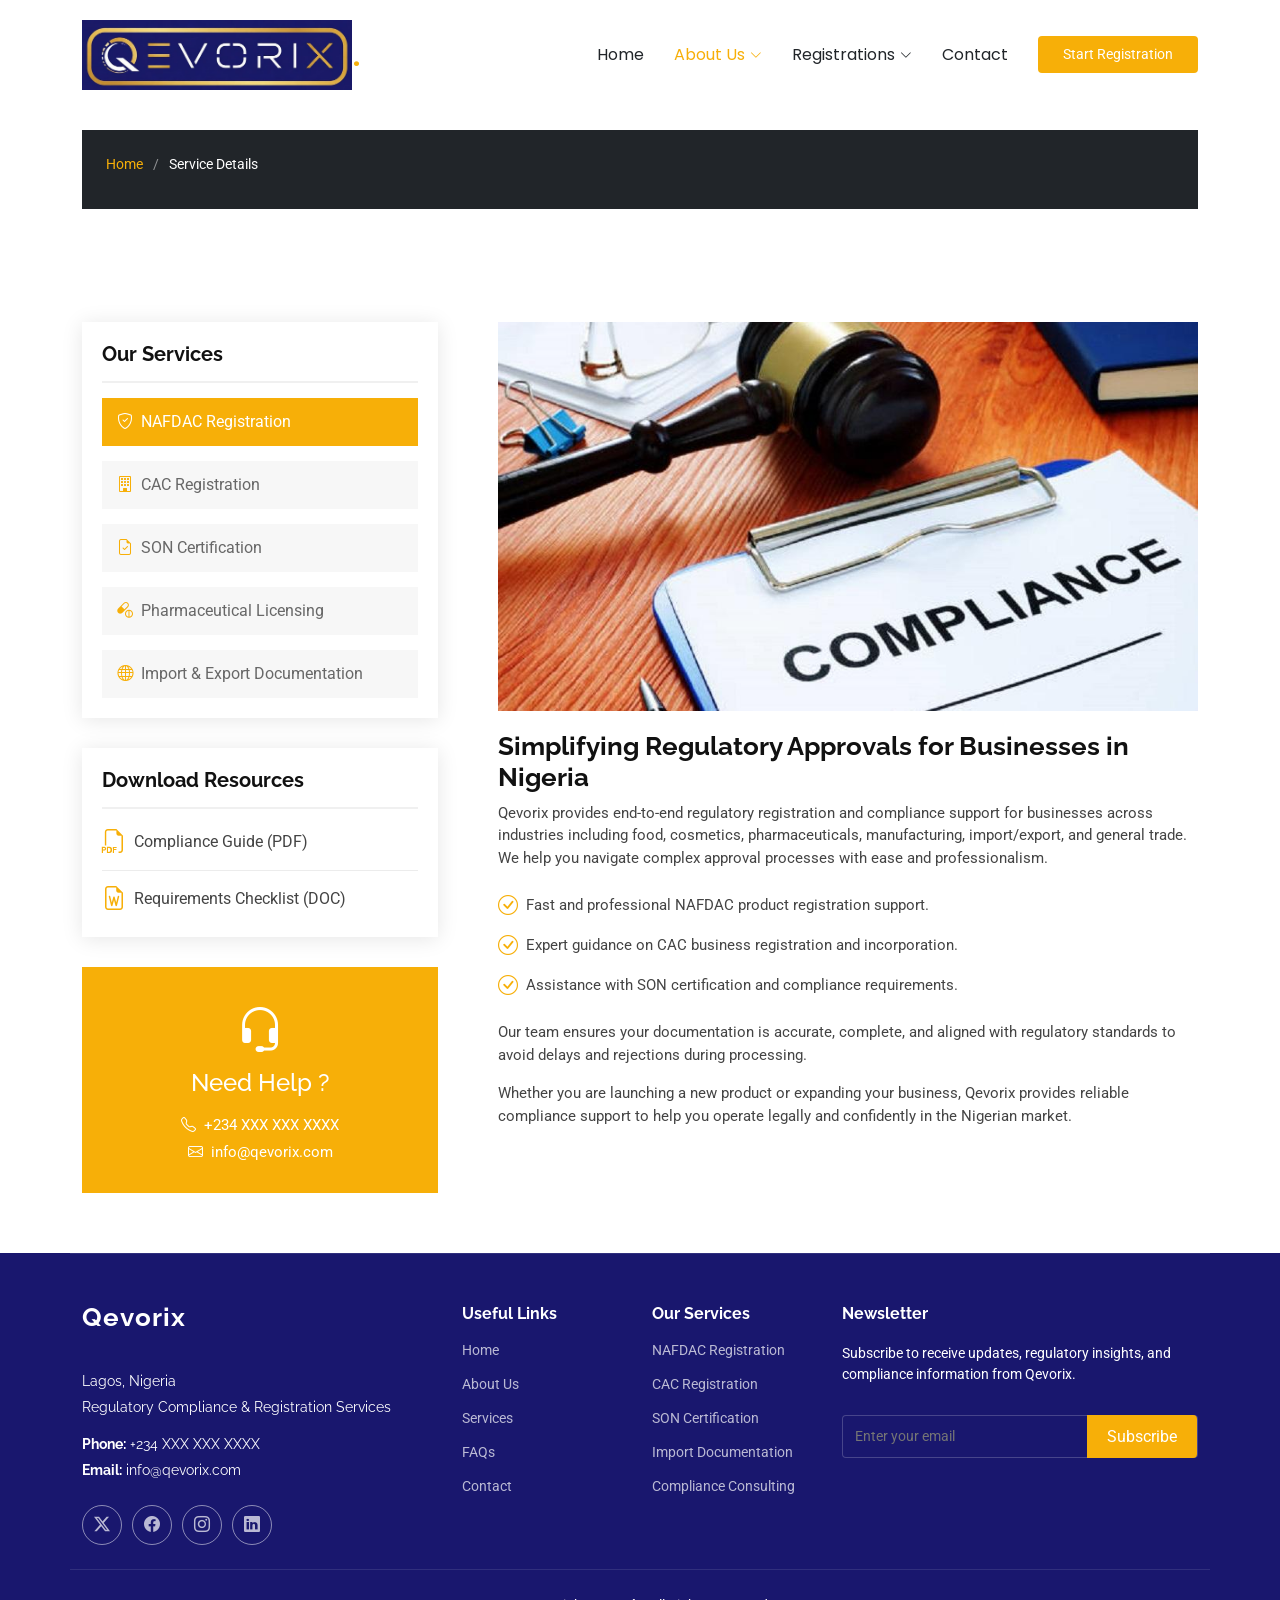
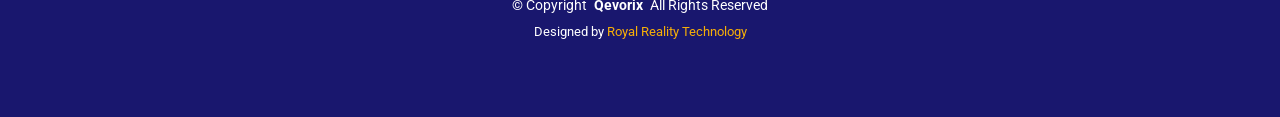
<file: service-details.html>
<!DOCTYPE html>
<html lang="en">

<head>
  <meta charset="utf-8">
  <meta content="width=device-width, initial-scale=1.0" name="viewport">
  <title>Service Details - Qevorix</title>
  <meta name="description" content="">
  <meta name="keywords" content="">

  <!-- Favicons -->
  <link href="assets/img/favicon.png" rel="icon">
  <link href="assets/img/apple-touch-icon.png" rel="apple-touch-icon">

  <!-- Fonts -->
  <link href="https://fonts.googleapis.com" rel="preconnect">
  <link href="https://fonts.gstatic.com" rel="preconnect" crossorigin>
  <link
    href="https://fonts.googleapis.com/css2?family=Roboto:ital,wght@0,100;0,300;0,400;0,500;0,700;0,900;1,100;1,300;1,400;1,500;1,700;1,900&family=Poppins:ital,wght@0,100;0,200;0,300;0,400;0,500;0,600;0,700;0,800;0,900;1,100;1,200;1,300;1,400;1,500;1,600;1,700;1,800;1,900&family=Raleway:ital,wght@0,100;0,200;0,300;0,400;0,500;0,600;0,700;0,800;0,900;1,100;1,200;1,300;1,400;1,500;1,600;1,700;1,800;1,900&display=swap"
    rel="stylesheet">

  <!-- Vendor CSS Files -->
  <link href="assets/vendor/bootstrap/css/bootstrap.min.css" rel="stylesheet">
  <link href="assets/vendor/bootstrap-icons/bootstrap-icons.css" rel="stylesheet">
  <link href="assets/vendor/aos/aos.css" rel="stylesheet">
  <link href="assets/vendor/glightbox/css/glightbox.min.css" rel="stylesheet">
  <link href="assets/vendor/swiper/swiper-bundle.min.css" rel="stylesheet">

  <!-- Main CSS File -->
  <link href="assets/css/main.css" rel="stylesheet">


</head>

<body class="service-details-page">

  <header id="header" class="header d-flex align-items-center sticky-top">
    <div class="container-fluid container-xl position-relative d-flex align-items-center">

      <a href="index.html">
        <img src="./assets/img/logo2.jpg" alt="Logo" style="width: 30vh; ">
      </a>
      
      <a href="index.html" class="logo d-flex align-items-center me-auto">
        <!-- Uncomment the line below if you also wish to use an image logo -->
        <!-- <img src="assets/img/logo.png" alt=""> -->
        <!-- <h1 class="sitename">Qevorix</h1> -->
        <span>.</span>
      </a>

      <nav id="navmenu" class="navmenu">
        <ul>
          <li><a href="index.html">Home<br></a></li>
          <li class="dropdown">
            <a href="#" class="active">
              <span>About Us</span>
              <i class="bi bi-chevron-down toggle-dropdown"></i>
            </a>

            <ul>
              <li><a href="index.html#about">About Us</a></li>
              <li><a href="service-details.html" class="active">Our Services</a></li>
              <li><a href="index.html#industries">Industries</a></li>
              <li><a href="index.html#process">Our Process</a></li>


            </ul>
          </li>

          <li class="dropdown">
            <a href="#">
              <span>Registrations</span>
              <i class="bi bi-chevron-down toggle-dropdown"></i>
            </a>

            <ul>
              <li><a href="#">NAFDAC Registration</a></li>

              <li class="dropdown">
                <a href="#">
                  <span>Business Compliance</span>
                  <i class="bi bi-chevron-down toggle-dropdown"></i>
                </a>

                <ul>
                  <li><a href="#">CAC Registration</a></li>
                  <li><a href="#">SON Certification</a></li>
                  <li><a href="#">Import Documentation</a></li>
                  <li><a href="#">Export Documentation</a></li>
                  <li><a href="#">License Renewals</a></li>
                </ul>
              </li>

              <li><a href="#">Pharmaceutical Licensing</a></li>
              <li><a href="#">Cosmetics Registration</a></li>
              <li><a href="#">Food Product Approval</a></li>
              <li><a href="#">Compliance Consulting</a></li>
            </ul>
          </li>

          <li><a href="#contact">Contact</a></li>
        </ul>

        <i class="mobile-nav-toggle d-xl-none bi bi-list"></i>
      </nav>

      <a class="btn-getstarted" href="register.html">
        Start Registration
      </a>

    </div>
  </header>

<main class="main">

  <!-- Page Title -->
  <div class="page-title dark-background">
    <div class="container">

      <nav class="breadcrumbs bg-dark p-4">
        <ol>
          <li><a href="index.html">Home</a></li>
          <li class="current">Service Details</li>
        </ol>
      </nav>

      <h1>Regulatory Service Details</h1>

    </div>
  </div><!-- End Page Title -->

  <!-- Service Details Section -->
  <section id="service-details" class="service-details section">

    <div class="container">

      <div class="row gy-5">

        <div class="col-lg-4" data-aos="fade-up" data-aos-delay="100">

          <div class="service-box">
            <h4>Our Services</h4>

            <div class="services-list">

              <a href="#" class="active">
                <i class="bi bi-shield-check"></i>
                <span>NAFDAC Registration</span>
              </a>

              <a href="#">
                <i class="bi bi-building"></i>
                <span>CAC Registration</span>
              </a>

              <a href="#">
                <i class="bi bi-file-earmark-check"></i>
                <span>SON Certification</span>
              </a>

              <a href="#">
                <i class="bi bi-capsule-pill"></i>
                <span>Pharmaceutical Licensing</span>
              </a>

              <a href="#">
                <i class="bi bi-globe"></i>
                <span>Import & Export Documentation</span>
              </a>

            </div>
          </div><!-- End Services List -->

          <div class="service-box">

            <h4>Download Resources</h4>

            <div class="download-catalog">

              <a href="#">
                <i class="bi bi-filetype-pdf"></i>
                <span>Compliance Guide (PDF)</span>
              </a>

              <a href="#">
                <i class="bi bi-file-earmark-word"></i>
                <span>Requirements Checklist (DOC)</span>
              </a>

            </div>

          </div><!-- End Services List -->

          <div class="help-box d-flex flex-column justify-content-center align-items-center">

            <i class="bi bi-headset help-icon"></i>

            <h4>Need Help ?</h4>

            <p class="d-flex align-items-center mt-2 mb-0">
              <i class="bi bi-telephone me-2"></i>
              <span>+234 XXX XXX XXXX</span>
            </p>

            <p class="d-flex align-items-center mt-1 mb-0">
              <i class="bi bi-envelope me-2"></i>
              <a href="mailto:info@qevorix.com">info@qevorix.com</a>
            </p>

          </div>

        </div>

        <div class="col-lg-8 ps-lg-5" data-aos="fade-up" data-aos-delay="200">

          <img src="assets/img/comp.jpg"
            alt="Regulatory Services"
            class="img-fluid services-img">

          <h3>
            Simplifying Regulatory Approvals for Businesses in Nigeria
          </h3>

          <p>
            Qevorix provides end-to-end regulatory registration and compliance support
            for businesses across industries including food, cosmetics, pharmaceuticals,
            manufacturing, import/export, and general trade. We help you navigate
            complex approval processes with ease and professionalism.
          </p>

          <ul>
            <li>
              <i class="bi bi-check-circle"></i>
              <span>Fast and professional NAFDAC product registration support.</span>
            </li>

            <li>
              <i class="bi bi-check-circle"></i>
              <span>Expert guidance on CAC business registration and incorporation.</span>
            </li>

            <li>
              <i class="bi bi-check-circle"></i>
              <span>Assistance with SON certification and compliance requirements.</span>
            </li>
          </ul>

          <p>
            Our team ensures your documentation is accurate, complete, and aligned with
            regulatory standards to avoid delays and rejections during processing.
          </p>

          <p>
            Whether you are launching a new product or expanding your business,
            Qevorix provides reliable compliance support to help you operate legally
            and confidently in the Nigerian market.
          </p>

        </div>

      </div>

    </div>

  </section><!-- /Service Details Section -->

</main>

  <footer id="footer" class="footer dark-background">

    <div class="container footer-top">
      <div class="row gy-4">

        <div class="col-lg-4 col-md-6 footer-about">

          <a href="index.html" class="logo d-flex align-items-center">
            <span class="sitename">Qevorix</span>
          </a>

          <div class="footer-contact pt-3">
            <p>Lagos, Nigeria</p>
            <p>Regulatory Compliance & Registration Services</p>

            <p class="mt-3">
              <strong>Phone:</strong>
              <span>+234 XXX XXX XXXX</span>
            </p>

            <p>
              <strong>Email:</strong>
              <span>info@qevorix.com</span>
            </p>
          </div>

          <div class="social-links d-flex mt-4">
            <a href=""><i class="bi bi-twitter-x"></i></a>
            <a href=""><i class="bi bi-facebook"></i></a>
            <a href=""><i class="bi bi-instagram"></i></a>
            <a href=""><i class="bi bi-linkedin"></i></a>
          </div>

        </div>

        <div class="col-lg-2 col-md-3 footer-links">

          <h4>Useful Links</h4>

          <ul>
            <li><a href="#hero">Home</a></li>
            <li><a href="#about">About Us</a></li>
            <li><a href="#services">Services</a></li>
            <li><a href="#faq">FAQs</a></li>
            <li><a href="#contact">Contact</a></li>
          </ul>

        </div>

        <div class="col-lg-2 col-md-3 footer-links">

          <h4>Our Services</h4>

          <ul>
            <li><a href="#">NAFDAC Registration</a></li>
            <li><a href="#">CAC Registration</a></li>
            <li><a href="#">SON Certification</a></li>
            <li><a href="#">Import Documentation</a></li>
            <li><a href="#">Compliance Consulting</a></li>
          </ul>

        </div>

        <div class="col-lg-4 col-md-12 footer-newsletter">

          <h4>Newsletter</h4>

          <p>
            Subscribe to receive updates, regulatory insights,
            and compliance information from Qevorix.
          </p>

          <form action="forms/newsletter.php" method="post" class="php-email-form">

            <div class="newsletter-form">
              <input type="email" name="email" placeholder="Enter your email">
              <input type="submit" value="Subscribe">
            </div>

            <div class="loading">Loading</div>

            <div class="error-message"></div>

            <div class="sent-message">
              Your subscription request has been sent successfully.
            </div>

          </form>

        </div>

      </div>
    </div>

    <div class="container copyright text-center mt-4">

      <p>
        © <span>Copyright</span>
        <strong class="px-1 sitename">Qevorix</strong>
        <span>All Rights Reserved</span>
      </p>

      <div class="credits">
        Designed by <a href="#">Royal Reality Technology</a>
      </div>

    </div>

  </footer>

  <!-- Scroll Top -->
  <a href="#" id="scroll-top" class="scroll-top d-flex align-items-center justify-content-center"><i
      class="bi bi-whatsapp"></i></a>

  <!-- Vendor JS Files -->
  <script src="assets/vendor/bootstrap/js/bootstrap.bundle.min.js"></script>
  <script src="assets/vendor/php-email-form/validate.js"></script>
  <script src="assets/vendor/aos/aos.js"></script>
  <script src="assets/vendor/glightbox/js/glightbox.min.js"></script>
  <script src="assets/vendor/swiper/swiper-bundle.min.js"></script>
  <script src="assets/vendor/purecounter/purecounter_vanilla.js"></script>
  <script src="assets/vendor/imagesloaded/imagesloaded.pkgd.min.js"></script>
  <script src="assets/vendor/isotope-layout/isotope.pkgd.min.js"></script>

  <!-- Main JS File -->
  <script src="assets/js/main.js"></script>

</body>

</html>
</file>
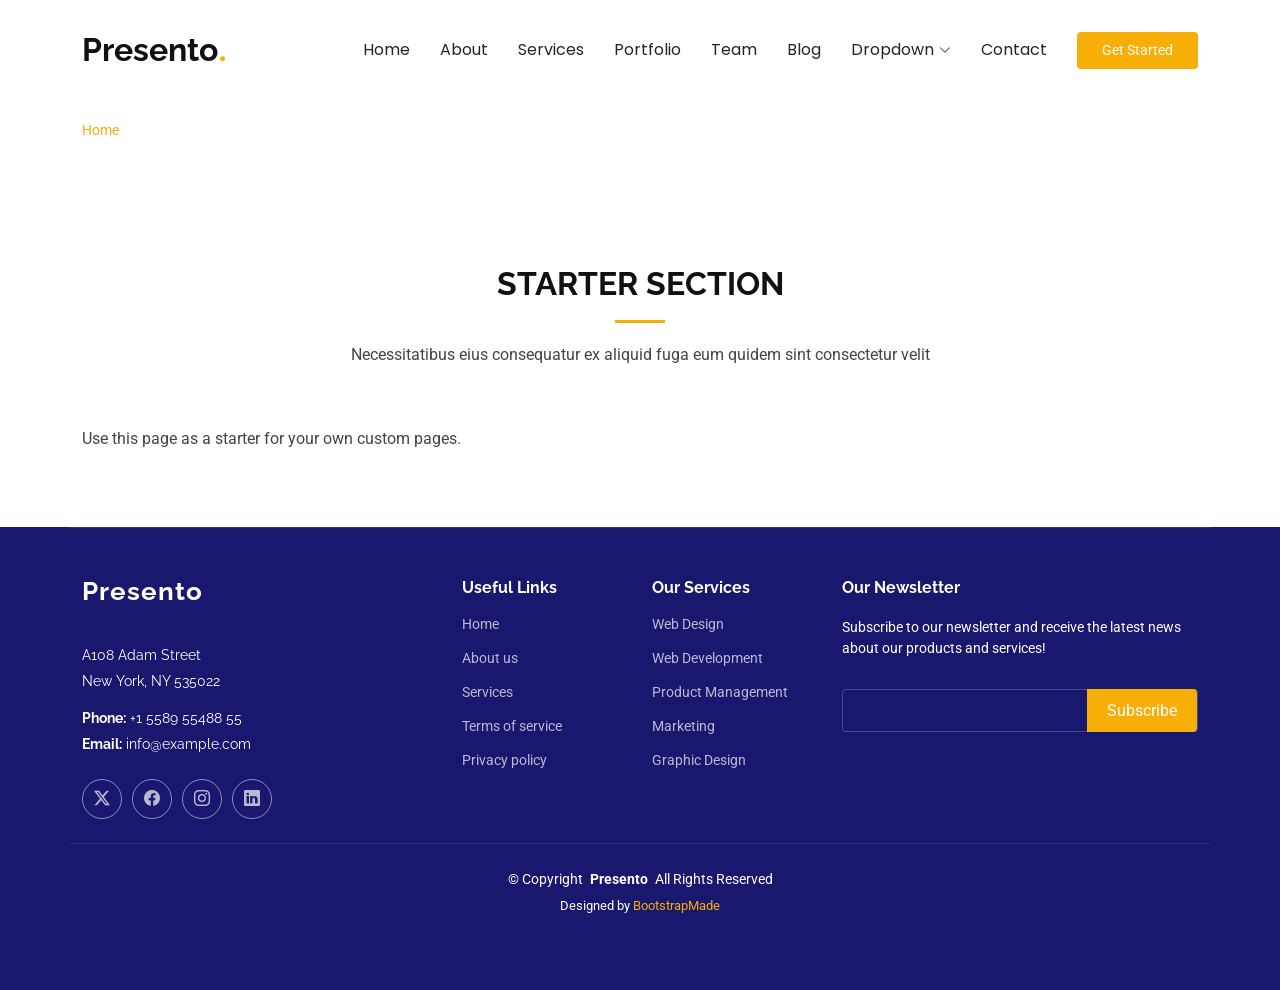
<file: starter-page.html>
<!DOCTYPE html>
<html lang="en">

<head>
  <meta charset="utf-8">
  <meta content="width=device-width, initial-scale=1.0" name="viewport">
  <title>Starter Page - Presento Bootstrap Template</title>
  <meta name="description" content="">
  <meta name="keywords" content="">

  <!-- Favicons -->
  <link href="assets/img/favicon.png" rel="icon">
  <link href="assets/img/apple-touch-icon.png" rel="apple-touch-icon">

  <!-- Fonts -->
  <link href="https://fonts.googleapis.com" rel="preconnect">
  <link href="https://fonts.gstatic.com" rel="preconnect" crossorigin>
  <link href="https://fonts.googleapis.com/css2?family=Roboto:ital,wght@0,100;0,300;0,400;0,500;0,700;0,900;1,100;1,300;1,400;1,500;1,700;1,900&family=Poppins:ital,wght@0,100;0,200;0,300;0,400;0,500;0,600;0,700;0,800;0,900;1,100;1,200;1,300;1,400;1,500;1,600;1,700;1,800;1,900&family=Raleway:ital,wght@0,100;0,200;0,300;0,400;0,500;0,600;0,700;0,800;0,900;1,100;1,200;1,300;1,400;1,500;1,600;1,700;1,800;1,900&display=swap" rel="stylesheet">

  <!-- Vendor CSS Files -->
  <link href="assets/vendor/bootstrap/css/bootstrap.min.css" rel="stylesheet">
  <link href="assets/vendor/bootstrap-icons/bootstrap-icons.css" rel="stylesheet">
  <link href="assets/vendor/aos/aos.css" rel="stylesheet">
  <link href="assets/vendor/glightbox/css/glightbox.min.css" rel="stylesheet">
  <link href="assets/vendor/swiper/swiper-bundle.min.css" rel="stylesheet">

  <!-- Main CSS File -->
  <link href="assets/css/main.css" rel="stylesheet">

  <!-- =======================================================
  * Template Name: Presento
  * Template URL: https://bootstrapmade.com/presento-bootstrap-corporate-template/
  * Updated: Aug 07 2024 with Bootstrap v5.3.3
  * Author: BootstrapMade.com
  * License: https://bootstrapmade.com/license/
  ======================================================== -->
</head>

<body class="starter-page-page">

  <header id="header" class="header d-flex align-items-center sticky-top">
    <div class="container-fluid container-xl position-relative d-flex align-items-center">

      <a href="index.html" class="logo d-flex align-items-center me-auto">
        <!-- Uncomment the line below if you also wish to use an image logo -->
        <!-- <img src="assets/img/logo.png" alt=""> -->
        <h1 class="sitename">Presento</h1>
        <span>.</span>
      </a>

      <nav id="navmenu" class="navmenu">
        <ul>
          <li><a href="#hero">Home<br></a></li>
          <li><a href="#about">About</a></li>
          <li><a href="#services">Services</a></li>
          <li><a href="#portfolio">Portfolio</a></li>
          <li><a href="#team">Team</a></li>
          <li><a href="blog.html">Blog</a></li>
          <li class="dropdown"><a href="#"><span>Dropdown</span> <i class="bi bi-chevron-down toggle-dropdown"></i></a>
            <ul>
              <li><a href="#">Dropdown 1</a></li>
              <li class="dropdown"><a href="#"><span>Deep Dropdown</span> <i class="bi bi-chevron-down toggle-dropdown"></i></a>
                <ul>
                  <li><a href="#">Deep Dropdown 1</a></li>
                  <li><a href="#">Deep Dropdown 2</a></li>
                  <li><a href="#">Deep Dropdown 3</a></li>
                  <li><a href="#">Deep Dropdown 4</a></li>
                  <li><a href="#">Deep Dropdown 5</a></li>
                </ul>
              </li>
              <li><a href="#">Dropdown 2</a></li>
              <li><a href="#">Dropdown 3</a></li>
              <li><a href="#">Dropdown 4</a></li>
            </ul>
          </li>
          <li><a href="#contact">Contact</a></li>
        </ul>
        <i class="mobile-nav-toggle d-xl-none bi bi-list"></i>
      </nav>

      <a class="btn-getstarted" href="index.html#about">Get Started</a>

    </div>
  </header>

  <main class="main">

    <!-- Page Title -->
    <div class="page-title dark-background">
      <div class="container">
        <nav class="breadcrumbs">
          <ol>
            <li><a href="index.html">Home</a></li>
            <li class="current">Starter Page</li>
          </ol>
        </nav>
        <h1>Starter Page</h1>
      </div>
    </div><!-- End Page Title -->

    <!-- Starter Section Section -->
    <section id="starter-section" class="starter-section section">

      <!-- Section Title -->
      <div class="container section-title" data-aos="fade-up">
        <h2>Starter Section</h2>
        <p>Necessitatibus eius consequatur ex aliquid fuga eum quidem sint consectetur velit</p>
      </div><!-- End Section Title -->

      <div class="container" data-aos="fade-up">
        <p>Use this page as a starter for your own custom pages.</p>
      </div>

    </section><!-- /Starter Section Section -->

  </main>

  <footer id="footer" class="footer dark-background">

    <div class="container footer-top">
      <div class="row gy-4">
        <div class="col-lg-4 col-md-6 footer-about">
          <a href="index.html" class="logo d-flex align-items-center">
            <span class="sitename">Presento</span>
          </a>
          <div class="footer-contact pt-3">
            <p>A108 Adam Street</p>
            <p>New York, NY 535022</p>
            <p class="mt-3"><strong>Phone:</strong> <span>+1 5589 55488 55</span></p>
            <p><strong>Email:</strong> <span>info@example.com</span></p>
          </div>
          <div class="social-links d-flex mt-4">
            <a href=""><i class="bi bi-twitter-x"></i></a>
            <a href=""><i class="bi bi-facebook"></i></a>
            <a href=""><i class="bi bi-instagram"></i></a>
            <a href=""><i class="bi bi-linkedin"></i></a>
          </div>
        </div>

        <div class="col-lg-2 col-md-3 footer-links">
          <h4>Useful Links</h4>
          <ul>
            <li><a href="#">Home</a></li>
            <li><a href="#">About us</a></li>
            <li><a href="#">Services</a></li>
            <li><a href="#">Terms of service</a></li>
            <li><a href="#">Privacy policy</a></li>
          </ul>
        </div>

        <div class="col-lg-2 col-md-3 footer-links">
          <h4>Our Services</h4>
          <ul>
            <li><a href="#">Web Design</a></li>
            <li><a href="#">Web Development</a></li>
            <li><a href="#">Product Management</a></li>
            <li><a href="#">Marketing</a></li>
            <li><a href="#">Graphic Design</a></li>
          </ul>
        </div>

        <div class="col-lg-4 col-md-12 footer-newsletter">
          <h4>Our Newsletter</h4>
          <p>Subscribe to our newsletter and receive the latest news about our products and services!</p>
          <form action="forms/newsletter.php" method="post" class="php-email-form">
            <div class="newsletter-form"><input type="email" name="email"><input type="submit" value="Subscribe"></div>
            <div class="loading">Loading</div>
            <div class="error-message"></div>
            <div class="sent-message">Your subscription request has been sent. Thank you!</div>
          </form>
        </div>

      </div>
    </div>

    <div class="container copyright text-center mt-4">
      <p>© <span>Copyright</span> <strong class="px-1 sitename">Presento</strong> <span>All Rights Reserved</span></p>
      <div class="credits">
        <!-- All the links in the footer should remain intact. -->
        <!-- You can delete the links only if you've purchased the pro version. -->
        <!-- Licensing information: https://bootstrapmade.com/license/ -->
        <!-- Purchase the pro version with working PHP/AJAX contact form: [buy-url] -->
        Designed by <a href="https://bootstrapmade.com/">BootstrapMade</a>
      </div>
    </div>

  </footer>

  <!-- Scroll Top -->
  <a href="#" id="scroll-top" class="scroll-top d-flex align-items-center justify-content-center"><i class="bi bi-arrow-up-short"></i></a>

  <!-- Vendor JS Files -->
  <script src="assets/vendor/bootstrap/js/bootstrap.bundle.min.js"></script>
  <script src="assets/vendor/php-email-form/validate.js"></script>
  <script src="assets/vendor/aos/aos.js"></script>
  <script src="assets/vendor/glightbox/js/glightbox.min.js"></script>
  <script src="assets/vendor/swiper/swiper-bundle.min.js"></script>
  <script src="assets/vendor/purecounter/purecounter_vanilla.js"></script>
  <script src="assets/vendor/imagesloaded/imagesloaded.pkgd.min.js"></script>
  <script src="assets/vendor/isotope-layout/isotope.pkgd.min.js"></script>

  <!-- Main JS File -->
  <script src="assets/js/main.js"></script>

</body>

</html>
</file>
<file: assets/css/main.css>
/* Chromatix Styling */
/* Fonts */
:root {
  --default-font: "Roboto",  system-ui, -apple-system, "Segoe UI", Roboto, "Helvetica Neue", Arial, "Noto Sans", "Liberation Sans", sans-serif, "Apple Color Emoji", "Segoe UI Emoji", "Segoe UI Symbol", "Noto Color Emoji";
  --heading-font: "Raleway",  sans-serif;
  --nav-font: "Poppins",  sans-serif;
}

/* Global Colors - The following color variables are used throughout the website. Updating them here will change the color scheme of the entire website */
:root { 
  --background-color: #ffffff; /* Background color for the entire website, including individual sections */
  --default-color: #444444; /* Default color used for the majority of the text content across the entire website */
  --heading-color: #111111; /* Color for headings, subheadings and title throughout the website */
  --accent-color: #f7af08; /* Accent color that represents your brand on the website. It's used for buttons, links, and other elements that need to stand out */
  --surface-color: #ffffff; /* The surface color is used as a background of boxed elements within sections, such as cards, icon boxes, or other elements that require a visual separation from the global background. */
  --contrast-color: #ffffff; /* Contrast color for text, ensuring readability against backgrounds of accent, heading, or default colors. */
}

/* Nav Menu Colors - The following color variables are used specifically for the navigation menu. They are separate from the global colors to allow for more customization options */
:root {
  --nav-color: #212529;  /* The default color of the main navmenu links */
  --nav-hover-color: #f7af08; /* Applied to main navmenu links when they are hovered over or active */
  --nav-mobile-background-color: #ffffff; /* Used as the background color for mobile navigation menu */
  --nav-dropdown-background-color: #ffffff; /* Used as the background color for dropdown items that appear when hovering over primary navigation items */
  --nav-dropdown-color: #212529; /* Used for navigation links of the dropdown items in the navigation menu. */
  --nav-dropdown-hover-color: #f7af08; /* Similar to --nav-hover-color, this color is applied to dropdown navigation links when they are hovered over. */
}

/* Color Presets - These classes override global colors when applied to any section or element, providing reuse of the sam color scheme. */

.light-background {
  --background-color: #f9f9f9;
  --surface-color: #ffffff;
}

.dark-background {
  --background-color: #19176E;
  --default-color: #ffffff;
  --heading-color: #ffffff;
  --surface-color: #19176E;;
  --contrast-color: #ffffff;
}

/* Smooth scroll */
:root {
  scroll-behavior: smooth;
}

/*--------------------------------------------------------------
# General Styling & Shared Classes
--------------------------------------------------------------*/
body {
  color: var(--default-color);
  background-color: var(--background-color);
  font-family: var(--default-font);
}

a {
  color: var(--accent-color);
  text-decoration: none;
  transition: 0.3s;
}

a:hover {
  color: color-mix(in srgb, var(--accent-color), transparent 25%);
  text-decoration: none;
}

h1,
h2,
h3,
h4,
h5,
h6 {
  color: var(--heading-color);
  font-family: var(--heading-font);
}

/* PHP Email Form Messages
------------------------------*/
.php-email-form .error-message {
  display: none;
  background: #df1529;
  color: #ffffff;
  text-align: left;
  padding: 15px;
  margin-bottom: 24px;
  font-weight: 600;
}

.php-email-form .sent-message {
  display: none;
  color: #ffffff;
  background: #059652;
  text-align: center;
  padding: 15px;
  margin-bottom: 24px;
  font-weight: 600;
}

.php-email-form .loading {
  display: none;
  background: var(--surface-color);
  text-align: center;
  padding: 15px;
  margin-bottom: 24px;
}

.php-email-form .loading:before {
  content: "";
  display: inline-block;
  border-radius: 50%;
  width: 24px;
  height: 24px;
  margin: 0 10px -6px 0;
  border: 3px solid var(--accent-color);
  border-top-color: var(--surface-color);
  animation: php-email-form-loading 1s linear infinite;
}

@keyframes php-email-form-loading {
  0% {
    transform: rotate(0deg);
  }

  100% {
    transform: rotate(360deg);
  }
}

/* Pulsating Play Button
------------------------------*/
.pulsating-play-btn {
  width: 94px;
  height: 94px;
  background: radial-gradient(var(--accent-color) 50%, color-mix(in srgb, var(--accent-color), transparent 75%) 52%);
  border-radius: 50%;
  display: block;
  position: relative;
  overflow: hidden;
}

.pulsating-play-btn:before {
  content: "";
  position: absolute;
  width: 120px;
  height: 120px;
  animation-delay: 0s;
  animation: pulsate-play-btn 2s;
  animation-direction: forwards;
  animation-iteration-count: infinite;
  animation-timing-function: steps;
  opacity: 1;
  border-radius: 50%;
  border: 5px solid color-mix(in srgb, var(--accent-color), transparent 30%);
  top: -15%;
  left: -15%;
  background: rgba(198, 16, 0, 0);
}

.pulsating-play-btn:after {
  content: "";
  position: absolute;
  left: 50%;
  top: 50%;
  transform: translateX(-40%) translateY(-50%);
  width: 0;
  height: 0;
  border-top: 10px solid transparent;
  border-bottom: 10px solid transparent;
  border-left: 15px solid #fff;
  z-index: 100;
  transition: all 400ms cubic-bezier(0.55, 0.055, 0.675, 0.19);
}

.pulsating-play-btn:hover:before {
  content: "";
  position: absolute;
  left: 50%;
  top: 50%;
  transform: translateX(-40%) translateY(-50%);
  width: 0;
  height: 0;
  border: none;
  border-top: 10px solid transparent;
  border-bottom: 10px solid transparent;
  border-left: 15px solid #fff;
  z-index: 200;
  animation: none;
  border-radius: 0;
}

.pulsating-play-btn:hover:after {
  border-left: 15px solid var(--accent-color);
  transform: scale(20);
}

@keyframes pulsate-play-btn {
  0% {
    transform: scale(0.6, 0.6);
    opacity: 1;
  }

  100% {
    transform: scale(1, 1);
    opacity: 0;
  }
}

/*--------------------------------------------------------------
# Global Header
--------------------------------------------------------------*/
.header {
  color: var(--default-color);
  background-color: var(--background-color);
  padding: 20px 0;
  transition: all 0.5s;
  z-index: 997;
}

.header .logo {
  line-height: 1;
}

.header .logo img {
  max-height: 36px;
  margin-right: 8px;
}

.header .logo h1 {
  font-size: 32px;
  margin: 0;
  font-weight: 700;
  color: var(--heading-color);
}

.header .logo span {
  font-size: 32px;
  font-weight: 700;
  color: var(--accent-color);
}

.header .btn-getstarted,
.header .btn-getstarted:focus {
  color: var(--contrast-color);
  background: var(--accent-color);
  font-size: 14px;
  padding: 8px 25px;
  margin: 0 0 0 30px;
  border-radius: 4px;
  transition: 0.3s;
}

.header .btn-getstarted:hover,
.header .btn-getstarted:focus:hover {
  color: var(--contrast-color);
  background: color-mix(in srgb, var(--accent-color), transparent 15%);
}

@media (max-width: 1200px) {
  .header .logo {
    order: 1;
  }

  .header .btn-getstarted,
  .header .btn-getstarted:focus {
    order: 2;
    margin: 0 15px 0 0;
    padding: 6px 15px;
  }

  .header .navmenu {
    order: 3;
  }
}

.scrolled .header {
  box-shadow: 0px 0 18px rgba(0, 0, 0, 0.1);
}

/*--------------------------------------------------------------
# Navigation Menu
--------------------------------------------------------------*/
/* Navmenu - Desktop */
@media (min-width: 1200px) {
  .navmenu {
    padding: 0;
  }

  .navmenu ul {
    margin: 0;
    padding: 0;
    display: flex;
    list-style: none;
    align-items: center;
  }

  .navmenu li {
    position: relative;
  }

  .navmenu a,
  .navmenu a:focus {
    color: var(--nav-color);
    padding: 18px 15px;
    font-size: 16px;
    font-family: var(--nav-font);
    font-weight: 400;
    display: flex;
    align-items: center;
    justify-content: space-between;
    white-space: nowrap;
    transition: 0.3s;
  }

  .navmenu a i,
  .navmenu a:focus i {
    font-size: 12px;
    line-height: 0;
    margin-left: 5px;
    transition: 0.3s;
  }

  .navmenu li:last-child a {
    padding-right: 0;
  }

  .navmenu li:hover>a,
  .navmenu .active,
  .navmenu .active:focus {
    color: var(--nav-hover-color);
  }

  .navmenu .dropdown ul {
    margin: 0;
    padding: 10px 0;
    background: var(--nav-dropdown-background-color);
    display: block;
    position: absolute;
    visibility: hidden;
    left: 14px;
    top: 130%;
    opacity: 0;
    transition: 0.3s;
    border-radius: 4px;
    z-index: 99;
    box-shadow: 0px 0px 30px rgba(0, 0, 0, 0.1);
  }

  .navmenu .dropdown ul li {
    min-width: 200px;
  }

  .navmenu .dropdown ul a {
    padding: 10px 20px;
    font-size: 15px;
    text-transform: none;
    color: var(--nav-dropdown-color);
  }

  .navmenu .dropdown ul a i {
    font-size: 12px;
  }

  .navmenu .dropdown ul a:hover,
  .navmenu .dropdown ul .active:hover,
  .navmenu .dropdown ul li:hover>a {
    color: var(--nav-dropdown-hover-color);
  }

  .navmenu .dropdown:hover>ul {
    opacity: 1;
    top: 100%;
    visibility: visible;
  }

  .navmenu .dropdown .dropdown ul {
    top: 0;
    left: -90%;
    visibility: hidden;
  }

  .navmenu .dropdown .dropdown:hover>ul {
    opacity: 1;
    top: 0;
    left: -100%;
    visibility: visible;
  }
}

/* Navmenu - Mobile */
@media (max-width: 1199px) {
  .mobile-nav-toggle {
    color: var(--nav-color);
    font-size: 28px;
    line-height: 0;
    margin-right: 10px;
    cursor: pointer;
    transition: color 0.3s;
  }

  .navmenu {
    padding: 0;
    z-index: 9997;
  }

  .navmenu ul {
    display: none;
    list-style: none;
    position: absolute;
    inset: 60px 20px 20px 20px;
    padding: 10px 0;
    margin: 0;
    border-radius: 6px;
    background-color: var(--nav-mobile-background-color);
    overflow-y: auto;
    transition: 0.3s;
    z-index: 9998;
    box-shadow: 0px 0px 30px rgba(0, 0, 0, 0.1);
  }

  .navmenu a,
  .navmenu a:focus {
    color: var(--nav-dropdown-color);
    padding: 10px 20px;
    font-family: var(--nav-font);
    font-size: 17px;
    font-weight: 500;
    display: flex;
    align-items: center;
    justify-content: space-between;
    white-space: nowrap;
    transition: 0.3s;
  }

  .navmenu a i,
  .navmenu a:focus i {
    font-size: 12px;
    line-height: 0;
    margin-left: 5px;
    width: 30px;
    height: 30px;
    display: flex;
    align-items: center;
    justify-content: center;
    border-radius: 50%;
    transition: 0.3s;
    background-color: color-mix(in srgb, var(--accent-color), transparent 90%);
  }

  .navmenu a i:hover,
  .navmenu a:focus i:hover {
    background-color: var(--accent-color);
    color: var(--contrast-color);
  }

  .navmenu a:hover,
  .navmenu .active,
  .navmenu .active:focus {
    color: var(--nav-dropdown-hover-color);
  }

  .navmenu .active i,
  .navmenu .active:focus i {
    background-color: var(--accent-color);
    color: var(--contrast-color);
    transform: rotate(180deg);
  }

  .navmenu .dropdown ul {
    position: static;
    display: none;
    z-index: 99;
    padding: 10px 0;
    margin: 10px 20px;
    background-color: var(--nav-dropdown-background-color);
    border: 1px solid color-mix(in srgb, var(--default-color), transparent 90%);
    box-shadow: none;
    transition: all 0.5s ease-in-out;
  }

  .navmenu .dropdown ul ul {
    background-color: rgba(33, 37, 41, 0.1);
  }

  .navmenu .dropdown>.dropdown-active {
    display: block;
    background-color: rgba(33, 37, 41, 0.03);
  }

  .mobile-nav-active {
    overflow: hidden;
  }

  .mobile-nav-active .mobile-nav-toggle {
    color: #fff;
    position: absolute;
    font-size: 32px;
    top: 15px;
    right: 15px;
    margin-right: 0;
    z-index: 9999;
  }

  .mobile-nav-active .navmenu {
    position: fixed;
    overflow: hidden;
    inset: 0;
    background: rgba(33, 37, 41, 0.8);
    transition: 0.3s;
  }

  .mobile-nav-active .navmenu>ul {
    display: block;
  }
}

/*--------------------------------------------------------------
# Global Footer
--------------------------------------------------------------*/
.footer {
  color: var(--default-color);
  background-color: var(--background-color);
  font-size: 14px;
  padding-bottom: 50px;
  position: relative;
}

.footer .footer-top {
  padding-top: 50px;
  border-top: 1px solid color-mix(in srgb, var(--default-color), transparent 90%);
}

.footer .footer-about .logo {
  line-height: 1;
  margin-bottom: 25px;
}

.footer .footer-about .logo img {
  max-height: 40px;
  margin-right: 6px;
}

.footer .footer-about .logo span {
  font-size: 26px;
  font-weight: 700;
  letter-spacing: 1px;
  font-family: var(--heading-font);
  color: var(--heading-color);
}

.footer .footer-about p {
  font-size: 14px;
  font-family: var(--heading-font);
}

.footer .social-links a {
  display: flex;
  align-items: center;
  justify-content: center;
  width: 40px;
  height: 40px;
  border-radius: 50%;
  border: 1px solid color-mix(in srgb, var(--default-color), transparent 50%);
  font-size: 16px;
  color: color-mix(in srgb, var(--default-color), transparent 30%);
  margin-right: 10px;
  transition: 0.3s;
}

.footer .social-links a:hover {
  color: var(--accent-color);
  border-color: var(--accent-color);
}

.footer h4 {
  font-size: 16px;
  font-weight: bold;
  position: relative;
  padding-bottom: 12px;
}

.footer .footer-links {
  margin-bottom: 30px;
}

.footer .footer-links ul {
  list-style: none;
  padding: 0;
  margin: 0;
}

.footer .footer-links ul i {
  padding-right: 2px;
  font-size: 12px;
  line-height: 0;
}

.footer .footer-links ul li {
  padding: 10px 0;
  display: flex;
  align-items: center;
}

.footer .footer-links ul li:first-child {
  padding-top: 0;
}

.footer .footer-links ul a {
  color: color-mix(in srgb, var(--default-color), transparent 30%);
  display: inline-block;
  line-height: 1;
}

.footer .footer-links ul a:hover {
  color: var(--accent-color);
}

.footer .footer-contact p {
  margin-bottom: 5px;
}

.footer .footer-newsletter .newsletter-form {
  margin-top: 30px;
  margin-bottom: 30px;
  padding: 6px 8px;
  position: relative;
  border-radius: 4px;
  border: 1px solid color-mix(in srgb, var(--default-color), transparent 80%);
  display: flex;
  background-color: var(--background-color);
  transition: 0.3s;
}

.footer .footer-newsletter .newsletter-form:focus-within {
  border-color: var(--accent-color);
}

.footer .footer-newsletter .newsletter-form input[type=email] {
  border: 0;
  padding: 4px;
  width: 100%;
  background-color: var(--background-color);
  color: var(--default-color);
}

.footer .footer-newsletter .newsletter-form input[type=email]:focus-visible {
  outline: none;
}

.footer .footer-newsletter .newsletter-form input[type=submit] {
  border: 0;
  font-size: 16px;
  padding: 0 20px;
  margin: -7px -8px -7px 0;
  background: var(--accent-color);
  color: var(--contrast-color);
  transition: 0.3s;
  border-radius: 0 4px 4px 0;
}

.footer .footer-newsletter .newsletter-form input[type=submit]:hover {
  background: color-mix(in srgb, var(--accent-color), transparent 20%);
}

.footer .copyright {
  padding-top: 25px;
  padding-bottom: 25px;
  border-top: 1px solid color-mix(in srgb, var(--default-color), transparent 90%);
}

.footer .copyright p {
  margin-bottom: 0;
}

.footer .credits {
  margin-top: 6px;
  font-size: 13px;
}

/*--------------------------------------------------------------
# Scroll Top Button
--------------------------------------------------------------*/
.scroll-top {
  position: fixed;
  visibility: hidden;
  opacity: 0;
  right: 15px;
  bottom: 15px;
  z-index: 99999;
  background-color: var(--accent-color);
  width: 40px;
  height: 40px;
  border-radius: 4px;
  transition: all 0.4s;
}

.scroll-top i {
  font-size: 24px;
  color: var(--contrast-color);
  line-height: 0;
}

.scroll-top:hover {
  background-color: color-mix(in srgb, var(--accent-color), transparent 20%);
  color: var(--contrast-color);
}

.scroll-top.active {
  visibility: visible;
  opacity: 1;
}

/*--------------------------------------------------------------
# Disable aos animation delay on mobile devices
--------------------------------------------------------------*/
@media screen and (max-width: 768px) {
  [data-aos-delay] {
    transition-delay: 0 !important;
  }
}

/*--------------------------------------------------------------
# Global Page Titles & Breadcrumbs
--------------------------------------------------------------*/
.page-title {
  --background-color: var(--alt-background-color);
  --default-color: #ffffff;
  --heading-color: #ffffff;
  color: var(--default-color);
  background-color: var(--background-color);
  padding: 20px 0;
  position: relative;
}

.page-title h1 {
  font-size: 28px;
  font-weight: 700;
  margin: 0;
}

.page-title .breadcrumbs ol {
  display: flex;
  flex-wrap: wrap;
  list-style: none;
  padding: 0 0 10px 0;
  margin: 0;
  font-size: 14px;
  font-weight: 400;
}

.page-title .breadcrumbs ol li+li {
  padding-left: 10px;
}

.page-title .breadcrumbs ol li+li::before {
  content: "/";
  display: inline-block;
  padding-right: 10px;
  color: color-mix(in srgb, var(--default-color), transparent 50%);
}

/*--------------------------------------------------------------
# Global Sections
--------------------------------------------------------------*/
section,
.section {
  color: var(--default-color);
  background-color: var(--background-color);
  padding: 60px 0;
  scroll-margin-top: 100px;
  overflow: clip;
}

.section-bg {
  background-color: transparent;
  padding: 160px 0;
  position: relative;
}

.section-bg:before {
  content: "";
  background-color: var(--background-color);
  position: absolute;
  bottom: 60px;
  top: 60px;
  left: 0;
  right: 0;
  transform: skewY(-3deg);
}

.section-bg .container {
  position: relative;
}

@media (max-width: 1199px) {

  section,
  .section {
    scroll-margin-top: 66px;
  }
}

/*--------------------------------------------------------------
# Global Section Titles
--------------------------------------------------------------*/
.section-title {
  text-align: center;
  padding-bottom: 60px;
  position: relative;
}

.section-title h2 {
  font-size: 32px;
  font-weight: 700;
  margin-bottom: 20px;
  padding-bottom: 20px;
  position: relative;
  text-transform: uppercase;
}

.section-title h2:after {
  content: "";
  position: absolute;
  display: block;
  width: 50px;
  height: 3px;
  background: var(--accent-color);
  left: 0;
  right: 0;
  bottom: 0;
  margin: auto;
}

.section-title p {
  margin-bottom: 0;
}

/*--------------------------------------------------------------
# Hero Section
--------------------------------------------------------------*/
.hero {
  --default-color: #ffffff;
  --background-color: #3d3d3d;
  --heading-color: #ffffff;
  width: 100%;
  min-height: calc(100vh - 100px);
  position: relative;
  padding: 80px 0;
  display: flex;
  align-items: center;
  justify-content: center;
  color: var(--default-color);
}

.hero img {
  position: absolute;
  inset: 0;
  display: block;
  width: 100%;
  height: 100%;
  object-fit: cover;
  z-index: 1;
}

.hero:before {
  content: "";
  background: color-mix(in srgb, var(--background-color), transparent 30%);
  position: absolute;
  inset: 0;
  z-index: 2;
}

.hero .container {
  position: relative;
  z-index: 3;
}

.hero h2 {
  margin: 0;
  font-size: 48px;
  font-weight: 700;
}

.hero p {
  color: color-mix(in srgb, var(--default-color), transparent 20%);
  margin: 10px 0 0 0;
  font-size: 24px;
}

.hero .btn-get-started {
  font-weight: 400;
  font-size: 15px;
  letter-spacing: 1px;
  display: inline-block;
  padding: 10px 30px;
  border-radius: 4px;
  transition: 0.3s;
  background: var(--accent-color);
  color: var(--contrast-color);
}

.hero .btn-get-started:hover {
  background: color-mix(in srgb, var(--accent-color), transparent 20%);
}

.hero .btn-watch-video {
  font-size: 16px;
  transition: 0.5s;
  margin-left: 25px;
  font-weight: 600;
  color: var(--default-color);
}

.hero .btn-watch-video i {
  color: var(--accent-color);
  font-size: 32px;
  transition: 0.3s;
  line-height: 0;
  margin-right: 8px;
}

.hero .btn-watch-video:hover {
  color: var(--accent-color);
}

.hero .btn-watch-video:hover i {
  color: color-mix(in srgb, var(--accent-color), transparent 20%);
}

@media (max-width: 768px) {
  .hero h2 {
    font-size: 32px;
  }

  .hero p {
    font-size: 18px;
  }
}

/*--------------------------------------------------------------
# Clients Section
--------------------------------------------------------------*/
.clients .swiper-slide img {
  opacity: 0.5;
  transition: 0.3s;
  filter: grayscale(100);
}

.clients .swiper-slide img:hover {
  filter: none;
  opacity: 1;
}

.clients .swiper-wrapper {
  height: auto;
}

.clients .swiper-pagination {
  margin-top: 20px;
  position: relative;
}

.clients .swiper-pagination .swiper-pagination-bullet {
  width: 12px;
  height: 12px;
  opacity: 1;
  background-color: color-mix(in srgb, var(--default-color), transparent 80%);
}

.clients .swiper-pagination .swiper-pagination-bullet-active {
  background-color: var(--accent-color);
}

/*--------------------------------------------------------------
# About Section
--------------------------------------------------------------*/
.about .content h3 {
  font-weight: 700;
  font-size: 34px;
  margin-bottom: 30px;
}

.about .content p {
  margin-bottom: 30px;
}

.about .content .about-btn {
  padding: 8px 30px 9px 30px;
  color: var(--default-color);
  border-radius: 50px;
  transition: 0.3s;
  text-transform: uppercase;
  font-weight: 600;
  font-size: 13px;
  display: inline-flex;
  align-items: center;
  border: 2px solid var(--accent-color);
}

.about .content .about-btn i {
  font-size: 16px;
  padding-left: 5px;
}

.about .content .about-btn:hover {
  background: var(--accent-color);
  color: var(--contrast-color);
}

.about .icon-box i {
  font-size: 40px;
  color: var(--accent-color);
  margin-bottom: 10px;
}

.about .icon-box h4 {
  font-size: 20px;
  font-weight: 700;
  margin: 0 0 10px 0;
}

.about .icon-box h4 a {
  color: var(--heading-color);
  transition: 0.3s;
}

.about .icon-box p {
  font-size: 15px;
  color: color-mix(in srgb, var(--default-color), transparent 40%);
  margin-bottom: 0;
}

.about .icon-box:hover h4 a {
  color: var(--accent-color);
}

/*--------------------------------------------------------------
# Stats Section
--------------------------------------------------------------*/
.stats i {
  background-color: var(--surface-color);
  color: var(--accent-color);
  box-shadow: 0px 2px 25px rgba(0, 0, 0, 0.1);
  width: 54px;
  height: 54px;
  font-size: 24px;
  border-radius: 50px;
  border: 2px solid var(--background-color);
  display: inline-flex;
  align-items: center;
  justify-content: center;
  position: relative;
  z-index: 1;
}

.stats .stats-item {
  background-color: var(--surface-color);
  margin-top: -27px;
  padding: 30px 30px 25px 30px;
  width: 100%;
  position: relative;
  text-align: center;
  box-shadow: 0px 2px 35px rgba(0, 0, 0, 0.1);
  border-radius: 4px;
  z-index: 0;
}

.stats .stats-item span {
  font-size: 36px;
  display: block;
  font-weight: 700;
  color: color-mix(in srgb, var(--default-color), transparent 20%);
}

.stats .stats-item p {
  padding: 0;
  margin: 0;
  font-family: var(--heading-font);
  font-size: 16px;
}

/*--------------------------------------------------------------
# Tabs Section
--------------------------------------------------------------*/
.tabs .nav-tabs {
  border: 0;
}

.tabs .nav-link {
  color: var(--heading-color);
  border: 1px solid color-mix(in srgb, var(--default-color), transparent 85%);
  padding: 15px 20px;
  transition: 0.3s;
  border-radius: 0;
  display: flex;
  align-items: center;
  justify-content: center;
  cursor: pointer;
  height: 100%;
}

.tabs .nav-link i {
  padding-right: 15px;
  font-size: 48px;
}

.tabs .nav-link h4 {
  font-size: 18px;
  font-weight: 600;
  margin: 0;
}

.tabs .nav-link:hover {
  color: var(--accent-color);
  border-color: var(--accent-color);
}

.tabs .nav-link.active {
  background: var(--accent-color);
  color: var(--contrast-color);
  border-color: var(--accent-color);
}

.tabs .nav-link.active h4 {
  color: var(--contrast-color);
}

@media (max-width: 768px) {
  .tabs .nav-link i {
    padding: 0;
    line-height: 1;
    font-size: 36px;
  }
}

@media (max-width: 575px) {
  .tabs .nav-link {
    padding: 15px;
  }

  .tabs .nav-link i {
    font-size: 24px;
  }
}

.tabs .tab-content {
  margin-top: 30px;
}

.tabs .tab-pane h3 {
  color: var(--heading-color);
  font-weight: 700;
  font-size: 26px;
}

.tabs .tab-pane ul {
  list-style: none;
  padding: 0;
}

.tabs .tab-pane ul li {
  padding-bottom: 10px;
}

.tabs .tab-pane ul i {
  font-size: 20px;
  padding-right: 4px;
  color: var(--accent-color);
}

.tabs .tab-pane p:last-child {
  margin-bottom: 0;
}

/*--------------------------------------------------------------
# Services Section
--------------------------------------------------------------*/
.services .service-item {
  background-color: var(--surface-color);
  padding: 30px;
  transition: 0.3s;
}

.services .service-item .icon {
  font-size: 36px;
  line-height: 0;
  margin-right: 30px;
  color: var(--accent-color);
}

.services .service-item .title {
  font-weight: 700;
  margin-bottom: 15px;
  font-size: 20px;
}

.services .service-item .title a {
  color: var(--heading-color);
}

.services .service-item .description {
  line-height: 24px;
  font-size: 14px;
  margin: 0;
}

.services .service-item:hover {
  background-color: color-mix(in srgb, var(--surface-color) 90%, white 5%);
}

/*--------------------------------------------------------------
# Portfolio Section
--------------------------------------------------------------*/
.portfolio .portfolio-filters {
  padding: 0;
  margin: 0 auto 20px auto;
  list-style: none;
  text-align: center;
}

.portfolio .portfolio-filters li {
  cursor: pointer;
  display: inline-block;
  padding: 0;
  font-size: 18px;
  font-weight: 500;
  margin: 0 10px;
  line-height: 1;
  margin-bottom: 5px;
  transition: all 0.3s ease-in-out;
}

.portfolio .portfolio-filters li:hover,
.portfolio .portfolio-filters li.filter-active {
  color: var(--accent-color);
}

.portfolio .portfolio-filters li:first-child {
  margin-left: 0;
}

.portfolio .portfolio-filters li:last-child {
  margin-right: 0;
}

@media (max-width: 575px) {
  .portfolio .portfolio-filters li {
    font-size: 14px;
    margin: 0 5px;
  }
}

.portfolio .portfolio-content {
  position: relative;
  overflow: hidden;
}

.portfolio .portfolio-content img {
  transition: 0.3s;
}

.portfolio .portfolio-content .portfolio-info {
  opacity: 0;
  position: absolute;
  inset: 0;
  z-index: 3;
  transition: all ease-in-out 0.3s;
  background: rgba(0, 0, 0, 0.6);
  padding: 15px;
}

.portfolio .portfolio-content .portfolio-info h4 {
  font-size: 14px;
  padding: 5px 10px;
  font-weight: 400;
  color: #ffffff;
  display: inline-block;
  background-color: var(--accent-color);
}

.portfolio .portfolio-content .portfolio-info p {
  position: absolute;
  bottom: 10px;
  text-align: center;
  display: inline-block;
  left: 0;
  right: 0;
  font-size: 16px;
  font-weight: 600;
  color: rgba(255, 255, 255, 0.8);
}

.portfolio .portfolio-content .portfolio-info .preview-link,
.portfolio .portfolio-content .portfolio-info .details-link {
  position: absolute;
  left: calc(50% - 40px);
  font-size: 26px;
  top: calc(50% - 14px);
  color: #fff;
  transition: 0.3s;
  line-height: 1.2;
}

.portfolio .portfolio-content .portfolio-info .preview-link:hover,
.portfolio .portfolio-content .portfolio-info .details-link:hover {
  color: var(--accent-color);
}

.portfolio .portfolio-content .portfolio-info .details-link {
  left: 50%;
  font-size: 34px;
  line-height: 0;
}

.portfolio .portfolio-content:hover .portfolio-info {
  opacity: 1;
}

.portfolio .portfolio-content:hover img {
  transform: scale(1.1);
}

/*--------------------------------------------------------------
# Testimonials Section
--------------------------------------------------------------*/
.testimonials .testimonial-item {
  background-color: var(--surface-color);
  box-shadow: 0px 2px 15px rgba(0, 0, 0, 0.1);
  box-sizing: content-box;
  padding: 30px;
  margin: 30px 15px;
  position: relative;
  height: 100%;
}

.testimonials .testimonial-item .testimonial-img {
  width: 90px;
  border-radius: 50px;
  margin-right: 15px;
}

.testimonials .testimonial-item h3 {
  font-size: 18px;
  font-weight: bold;
  margin: 10px 0 5px 0;
}

.testimonials .testimonial-item h4 {
  font-size: 14px;
  color: color-mix(in srgb, var(--default-color), transparent 40%);
  margin: 0;
}

.testimonials .testimonial-item .stars {
  margin: 10px 0;
}

.testimonials .testimonial-item .stars i {
  color: #ffc107;
  margin: 0 1px;
}

.testimonials .testimonial-item .quote-icon-left,
.testimonials .testimonial-item .quote-icon-right {
  color: color-mix(in srgb, var(--accent-color), transparent 50%);
  font-size: 26px;
  line-height: 0;
}

.testimonials .testimonial-item .quote-icon-left {
  display: inline-block;
  left: -5px;
  position: relative;
}

.testimonials .testimonial-item .quote-icon-right {
  display: inline-block;
  right: -5px;
  position: relative;
  top: 10px;
  transform: scale(-1, -1);
}

.testimonials .testimonial-item p {
  font-style: italic;
  margin: 15px auto 15px auto;
}

.testimonials .swiper-wrapper {
  height: auto;
}

.testimonials .swiper-pagination {
  margin-top: 20px;
  position: relative;
}

.testimonials .swiper-pagination .swiper-pagination-bullet {
  width: 12px;
  height: 12px;
  background-color: color-mix(in srgb, var(--default-color), transparent 85%);
  opacity: 1;
}

.testimonials .swiper-pagination .swiper-pagination-bullet-active {
  background-color: var(--accent-color);
}

@media (max-width: 767px) {
  .testimonials .testimonial-wrap {
    padding-left: 0;
  }

  .testimonials .testimonial-item {
    padding: 30px;
    margin: 15px;
  }

  .testimonials .testimonial-item .testimonial-img {
    position: static;
    left: auto;
  }
}

/*--------------------------------------------------------------
# Pricing Section
--------------------------------------------------------------*/
.pricing .pricing-item {
  background-color: var(--surface-color);
  padding: 60px 40px;
  box-shadow: 0 3px 20px -2px rgba(0, 0, 0, 0.1);
  height: 100%;
  position: relative;
}

.pricing h3 {
  font-weight: 600;
  margin-bottom: 15px;
  font-size: 20px;
}

.pricing h4 {
  font-size: 48px;
  color: var(--accent-color);
  font-family: var(--heading-font);
  font-weight: 400;
}

.pricing h4 sup {
  font-size: 28px;
}

.pricing h4 span {
  color: color-mix(in srgb, var(--default-color), transparent 60%);
  font-size: 18px;
}

.pricing ul {
  padding: 20px 0;
  list-style: none;
  color: color-mix(in srgb, var(--default-color), transparent 30%);
  text-align: left;
  line-height: 20px;
}

.pricing ul li {
  padding: 10px 0;
  display: flex;
  align-items: center;
}

.pricing ul i {
  color: #059652;
  font-size: 24px;
  padding-right: 3px;
}

.pricing ul .na {
  color: color-mix(in srgb, var(--default-color), transparent 60%);
}

.pricing ul .na i {
  color: color-mix(in srgb, var(--default-color), transparent 60%);
}

.pricing ul .na span {
  text-decoration: line-through;
}

.pricing .buy-btn {
  color: color-mix(in srgb, var(--default-color), transparent 40%);
  background-color: var(--background-color);
  display: inline-block;
  padding: 8px 35px 10px 35px;
  border-radius: 4px;
  border: 1px solid color-mix(in srgb, var(--default-color), transparent 60%);
  transition: none;
  font-size: 16px;
  font-weight: 500;
  font-family: var(--heading-font);
  transition: 0.3s;
}

.pricing .buy-btn:hover {
  background: var(--accent-color);
  border-color: var(--accent-color);
  color: var(--contrast-color);
}

.pricing .featured {
  z-index: 10;
}

.pricing .featured .pricing-item {
  background: var(--accent-color);
}

@media (min-width: 992px) {
  .pricing .featured .pricing-item {
    transform: scale(1.02, 1.1);
  }
}

.pricing .featured h3,
.pricing .featured h4,
.pricing .featured h4 span,
.pricing .featured ul,
.pricing .featured ul .na,
.pricing .featured ul i,
.pricing .featured ul .na i {
  color: var(--contrast-color);
}

.pricing .featured .buy-btn {
  background: var(--accent-color);
  color: var(--contrast-color);
  border-color: var(--contrast-color);
}

.pricing .featured .buy-btn:hover {
  background: color-mix(in srgb, var(--background-color), transparent 92%);
}

/*--------------------------------------------------------------
# Faq Section
--------------------------------------------------------------*/
.faq .faq-container .faq-item {
  position: relative;
  padding: 20px;
  margin-bottom: 15px;
  border: 1px solid color-mix(in srgb, var(--default-color), transparent 85%);
  border-radius: 5px;
  overflow: hidden;
}

.faq .faq-container .faq-item:last-child {
  margin-bottom: 0;
}

.faq .faq-container .faq-item h3 {
  font-weight: 600;
  font-size: 16px;
  line-height: 24px;
  margin: 0 30px 0 0;
  transition: 0.3s;
  cursor: pointer;
  display: flex;
  align-items: center;
}

.faq .faq-container .faq-item h3 .num {
  color: var(--accent-color);
  padding-right: 5px;
}

.faq .faq-container .faq-item h3:hover {
  color: var(--accent-color);
}

.faq .faq-container .faq-item .faq-content {
  display: grid;
  grid-template-rows: 0fr;
  transition: 0.3s ease-in-out;
  visibility: hidden;
  opacity: 0;
}

.faq .faq-container .faq-item .faq-content p {
  margin-bottom: 0;
  overflow: hidden;
}

.faq .faq-container .faq-item .faq-toggle {
  position: absolute;
  top: 20px;
  right: 20px;
  font-size: 16px;
  line-height: 0;
  transition: 0.3s;
  cursor: pointer;
}

.faq .faq-container .faq-item .faq-toggle:hover {
  color: var(--accent-color);
}

.faq .faq-container .faq-active {
  background-color: color-mix(in srgb, var(--accent-color), transparent 97%);
  border-color: color-mix(in srgb, var(--accent-color), transparent 80%);
}

.faq .faq-container .faq-active h3 {
  color: var(--accent-color);
}

.faq .faq-container .faq-active .faq-content {
  grid-template-rows: 1fr;
  visibility: visible;
  opacity: 1;
  padding-top: 10px;
}

.faq .faq-container .faq-active .faq-toggle {
  transform: rotate(90deg);
  color: var(--accent-color);
}

/*--------------------------------------------------------------
# Team Section
--------------------------------------------------------------*/
.team .team-member {
  background-color: var(--surface-color);
  overflow: hidden;
  border-radius: 5px;
  box-shadow: 0px 2px 15px rgba(0, 0, 0, 0.1);
  height: 100%;
}

.team .team-member .member-img {
  position: relative;
  overflow: hidden;
}

.team .team-member .social {
  position: absolute;
  left: 0;
  bottom: 30px;
  right: 0;
  opacity: 0;
  transition: ease-in-out 0.3s;
  text-align: center;
}

.team .team-member .social a {
  background: color-mix(in srgb, var(--contrast-color), transparent 25%);
  color: color-mix(in srgb, var(--default-color), transparent 20%);
  margin: 0 3px;
  border-radius: 4px;
  width: 36px;
  height: 36px;
  transition: ease-in-out 0.3s;
  display: inline-flex;
  justify-content: center;
  align-items: center;
}

.team .team-member .social a:hover {
  color: var(--contrast-color);
  background: var(--accent-color);
}

.team .team-member .social i {
  font-size: 18px;
  line-height: 0;
}

.team .team-member .member-info {
  padding: 25px 15px;
}

.team .team-member .member-info h4 {
  font-weight: 700;
  margin-bottom: 5px;
  font-size: 18px;
}

.team .team-member .member-info span {
  display: block;
  font-size: 13px;
  font-weight: 400;
  color: color-mix(in srgb, var(--default-color), transparent 40%);
}

.team .team-member:hover .social {
  opacity: 1;
  bottom: 15px;
}

/*--------------------------------------------------------------
# Contact Section
--------------------------------------------------------------*/
.contact .info-item {
  background-color: var(--surface-color);
  box-shadow: 0px 0px 20px rgba(0, 0, 0, 0.1);
  padding: 24px 0 30px 0;
}

.contact .info-item i {
  font-size: 20px;
  color: var(--accent-color);
  width: 56px;
  height: 56px;
  font-size: 24px;
  display: flex;
  justify-content: center;
  align-items: center;
  border-radius: 4px;
  transition: all 0.3s ease-in-out;
  border-radius: 50%;
  border: 2px dotted color-mix(in srgb, var(--accent-color), transparent 40%);
}

.contact .info-item h3 {
  font-size: 20px;
  color: color-mix(in srgb, var(--default-color), transparent 20%);
  font-size: 18px;
  font-weight: 700;
  margin: 10px 0;
}

.contact .info-item p {
  padding: 0;
  margin-bottom: 0;
  font-size: 14px;
}

.contact .php-email-form {
  background-color: var(--surface-color);
  box-shadow: 0px 0px 20px rgba(0, 0, 0, 0.1);
  height: 100%;
  padding: 30px;
}

@media (max-width: 575px) {
  .contact .php-email-form {
    padding: 20px;
  }
}

.contact .php-email-form input[type=text],
.contact .php-email-form input[type=email],
.contact .php-email-form textarea {
  font-size: 14px;
  padding: 10px 15px;
  box-shadow: none;
  border-radius: 0;
  color: var(--default-color);
  background-color: var(--surface-color);
  border-color: color-mix(in srgb, var(--default-color), transparent 80%);
}

.contact .php-email-form input[type=text]:focus,
.contact .php-email-form input[type=email]:focus,
.contact .php-email-form textarea:focus {
  border-color: var(--accent-color);
}

.contact .php-email-form input[type=text]::placeholder,
.contact .php-email-form input[type=email]::placeholder,
.contact .php-email-form textarea::placeholder {
  color: color-mix(in srgb, var(--default-color), transparent 70%);
}

.contact .php-email-form button[type=submit] {
  color: var(--contrast-color);
  background: var(--accent-color);
  border: 0;
  padding: 10px 30px;
  transition: 0.4s;
  border-radius: 50px;
}

.contact .php-email-form button[type=submit]:hover {
  background: color-mix(in srgb, var(--accent-color), transparent 20%);
}

/*--------------------------------------------------------------
# Portfolio Details Section
--------------------------------------------------------------*/
.portfolio-details .portfolio-details-slider img {
  width: 100%;
}

.portfolio-details .portfolio-details-slider .swiper-pagination {
  margin-top: 20px;
  position: relative;
}

.portfolio-details .portfolio-details-slider .swiper-pagination .swiper-pagination-bullet {
  width: 12px;
  height: 12px;
  background-color: color-mix(in srgb, var(--default-color), transparent 85%);
  opacity: 1;
}

.portfolio-details .portfolio-details-slider .swiper-pagination .swiper-pagination-bullet-active {
  background-color: var(--accent-color);
}

.portfolio-details .portfolio-info {
  background-color: var(--surface-color);
  padding: 30px;
  box-shadow: 0px 0 30px rgba(0, 0, 0, 0.1);
}

.portfolio-details .portfolio-info h3 {
  font-size: 22px;
  font-weight: 700;
  margin-bottom: 20px;
  padding-bottom: 20px;
  border-bottom: 1px solid color-mix(in srgb, var(--default-color), transparent 85%);
}

.portfolio-details .portfolio-info ul {
  list-style: none;
  padding: 0;
  font-size: 15px;
}

.portfolio-details .portfolio-info ul li+li {
  margin-top: 10px;
}

.portfolio-details .portfolio-description {
  padding-top: 30px;
}

.portfolio-details .portfolio-description h2 {
  font-size: 26px;
  font-weight: 700;
  margin-bottom: 20px;
}

.portfolio-details .portfolio-description p {
  padding: 0;
  color: color-mix(in srgb, var(--default-color), transparent 30%);
}

/*--------------------------------------------------------------
# Service Details Section
--------------------------------------------------------------*/
.service-details .service-box {
  background-color: var(--surface-color);
  padding: 20px;
  box-shadow: 0px 2px 20px rgba(0, 0, 0, 0.1);
}

.service-details .service-box+.service-box {
  margin-top: 30px;
}

.service-details .service-box h4 {
  font-size: 20px;
  font-weight: 700;
  border-bottom: 2px solid color-mix(in srgb, var(--default-color), transparent 92%);
  padding-bottom: 15px;
  margin-bottom: 15px;
}

.service-details .services-list {
  background-color: var(--surface-color);
}

.service-details .services-list a {
  color: color-mix(in srgb, var(--default-color), transparent 20%);
  background-color: color-mix(in srgb, var(--default-color), transparent 96%);
  display: flex;
  align-items: center;
  padding: 12px 15px;
  margin-top: 15px;
  transition: 0.3s;
}

.service-details .services-list a:first-child {
  margin-top: 0;
}

.service-details .services-list a i {
  font-size: 16px;
  margin-right: 8px;
  color: var(--accent-color);
}

.service-details .services-list a.active {
  color: var(--contrast-color);
  background-color: var(--accent-color);
}

.service-details .services-list a.active i {
  color: var(--contrast-color);
}

.service-details .services-list a:hover {
  background-color: color-mix(in srgb, var(--accent-color), transparent 95%);
  color: var(--accent-color);
}

.service-details .download-catalog a {
  color: var(--default-color);
  display: flex;
  align-items: center;
  padding: 10px 0;
  transition: 0.3s;
  border-top: 1px solid color-mix(in srgb, var(--default-color), transparent 90%);
}

.service-details .download-catalog a:first-child {
  border-top: 0;
  padding-top: 0;
}

.service-details .download-catalog a:last-child {
  padding-bottom: 0;
}

.service-details .download-catalog a i {
  font-size: 24px;
  margin-right: 8px;
  color: var(--accent-color);
}

.service-details .download-catalog a:hover {
  color: var(--accent-color);
}

.service-details .help-box {
  background-color: var(--accent-color);
  color: var(--contrast-color);
  margin-top: 30px;
  padding: 30px 15px;
}

.service-details .help-box .help-icon {
  font-size: 48px;
}

.service-details .help-box h4,
.service-details .help-box a {
  color: var(--contrast-color);
}

.service-details .services-img {
  margin-bottom: 20px;
}

.service-details h3 {
  font-size: 26px;
  font-weight: 700;
}

.service-details p {
  font-size: 15px;
}

.service-details ul {
  list-style: none;
  padding: 0;
  font-size: 15px;
}

.service-details ul li {
  padding: 5px 0;
  display: flex;
  align-items: center;
}

.service-details ul i {
  font-size: 20px;
  margin-right: 8px;
  color: var(--accent-color);
}

/*--------------------------------------------------------------
# Starter Section Section
--------------------------------------------------------------*/
.starter-section {
  /* Add your styles here */
}

/*--------------------------------------------------------------
# Blog Posts Section
--------------------------------------------------------------*/
.blog-posts article {
  background-color: var(--surface-color);
  box-shadow: 0 4px 16px rgba(0, 0, 0, 0.1);
  padding: 30px;
  height: 100%;
}

.blog-posts .post-img {
  max-height: 440px;
  margin: -30px -30px 0 -30px;
  overflow: hidden;
}

.blog-posts .title {
  font-size: 24px;
  font-weight: 700;
  padding: 0;
  margin: 30px 0;
}

.blog-posts .title a {
  color: var(--heading-color);
  transition: 0.3s;
}

.blog-posts .title a:hover {
  color: var(--accent-color);
}

.blog-posts .meta-top {
  margin-top: 20px;
  color: color-mix(in srgb, var(--default-color), transparent 40%);
}

.blog-posts .meta-top ul {
  display: flex;
  flex-wrap: wrap;
  list-style: none;
  align-items: center;
  padding: 0;
  margin: 0;
}

.blog-posts .meta-top ul li+li {
  padding-left: 20px;
}

.blog-posts .meta-top i {
  font-size: 16px;
  margin-right: 8px;
  line-height: 0;
  color: color-mix(in srgb, var(--default-color), transparent 20%);
}

.blog-posts .meta-top a {
  color: color-mix(in srgb, var(--default-color), transparent 40%);
  font-size: 14px;
  display: inline-block;
  line-height: 1;
}

.blog-posts .content {
  margin-top: 20px;
}

.blog-posts .content .read-more {
  text-align: right;
}

.blog-posts .content .read-more a {
  background: var(--accent-color);
  color: var(--contrast-color);
  display: inline-block;
  padding: 8px 30px;
  transition: 0.3s;
  font-size: 14px;
  border-radius: 4px;
}

.blog-posts .content .read-more a:hover {
  background: color-mix(in srgb, var(--accent-color), transparent 20%);
}

/*--------------------------------------------------------------
# Blog Pagination Section
--------------------------------------------------------------*/
.blog-pagination {
  padding-top: 0;
  color: color-mix(in srgb, var(--default-color), transparent 40%);
}

.blog-pagination ul {
  display: flex;
  padding: 0;
  margin: 0;
  list-style: none;
}

.blog-pagination li {
  margin: 0 5px;
  transition: 0.3s;
}

.blog-pagination li a {
  color: color-mix(in srgb, var(--default-color), transparent 40%);
  padding: 7px 16px;
  display: flex;
  align-items: center;
  justify-content: center;
}

.blog-pagination li a.active,
.blog-pagination li a:hover {
  background: var(--accent-color);
  color: var(--contrast-color);
}

.blog-pagination li a.active a,
.blog-pagination li a:hover a {
  color: var(--contrast-color);
}

/*--------------------------------------------------------------
# Blog Details Section
--------------------------------------------------------------*/
.blog-details {
  padding-bottom: 30px;
}

.blog-details .article {
  background-color: var(--surface-color);
  padding: 30px;
  box-shadow: 0 4px 16px rgba(0, 0, 0, 0.1);
}

.blog-details .post-img {
  margin: -30px -30px 20px -30px;
  overflow: hidden;
}

.blog-details .title {
  color: var(--heading-color);
  font-size: 28px;
  font-weight: 700;
  padding: 0;
  margin: 30px 0;
}

.blog-details .content {
  margin-top: 20px;
}

.blog-details .content h3 {
  font-size: 22px;
  margin-top: 30px;
  font-weight: bold;
}

.blog-details .content blockquote {
  overflow: hidden;
  background-color: color-mix(in srgb, var(--default-color), transparent 95%);
  padding: 60px;
  position: relative;
  text-align: center;
  margin: 20px 0;
}

.blog-details .content blockquote p {
  color: var(--default-color);
  line-height: 1.6;
  margin-bottom: 0;
  font-style: italic;
  font-weight: 500;
  font-size: 22px;
}

.blog-details .content blockquote:after {
  content: "";
  position: absolute;
  left: 0;
  top: 0;
  bottom: 0;
  width: 3px;
  background-color: var(--accent-color);
  margin-top: 20px;
  margin-bottom: 20px;
}

.blog-details .meta-top {
  margin-top: 20px;
  color: color-mix(in srgb, var(--default-color), transparent 40%);
}

.blog-details .meta-top ul {
  display: flex;
  flex-wrap: wrap;
  list-style: none;
  align-items: center;
  padding: 0;
  margin: 0;
}

.blog-details .meta-top ul li+li {
  padding-left: 20px;
}

.blog-details .meta-top i {
  font-size: 16px;
  margin-right: 8px;
  line-height: 0;
  color: color-mix(in srgb, var(--default-color), transparent 40%);
}

.blog-details .meta-top a {
  color: color-mix(in srgb, var(--default-color), transparent 40%);
  font-size: 14px;
  display: inline-block;
  line-height: 1;
}

.blog-details .meta-bottom {
  padding-top: 10px;
  border-top: 1px solid color-mix(in srgb, var(--default-color), transparent 90%);
}

.blog-details .meta-bottom i {
  color: color-mix(in srgb, var(--default-color), transparent 40%);
  display: inline;
}

.blog-details .meta-bottom a {
  color: color-mix(in srgb, var(--default-color), transparent 40%);
  transition: 0.3s;
}

.blog-details .meta-bottom a:hover {
  color: var(--accent-color);
}

.blog-details .meta-bottom .cats {
  list-style: none;
  display: inline;
  padding: 0 20px 0 0;
  font-size: 14px;
}

.blog-details .meta-bottom .cats li {
  display: inline-block;
}

.blog-details .meta-bottom .tags {
  list-style: none;
  display: inline;
  padding: 0;
  font-size: 14px;
}

.blog-details .meta-bottom .tags li {
  display: inline-block;
}

.blog-details .meta-bottom .tags li+li::before {
  padding-right: 6px;
  color: var(--default-color);
  content: ",";
}

.blog-details .meta-bottom .share {
  font-size: 16px;
}

.blog-details .meta-bottom .share i {
  padding-left: 5px;
}

/*--------------------------------------------------------------
# Blog Author Section
--------------------------------------------------------------*/
.blog-author {
  padding: 10px 0 40px 0;
}

.blog-author .author-container {
  background-color: var(--surface-color);
  padding: 20px;
  box-shadow: 0 4px 16px rgba(0, 0, 0, 0.1);
}

.blog-author img {
  max-width: 120px;
  margin-right: 20px;
}

.blog-author h4 {
  font-weight: 600;
  font-size: 20px;
  margin-bottom: 0px;
  padding: 0;
  color: color-mix(in srgb, var(--default-color), transparent 20%);
}

.blog-author .social-links {
  margin: 0 10px 10px 0;
}

.blog-author .social-links a {
  color: color-mix(in srgb, var(--default-color), transparent 60%);
  margin-right: 5px;
}

.blog-author p {
  font-style: italic;
  color: color-mix(in srgb, var(--default-color), transparent 30%);
  margin-bottom: 0;
}

/*--------------------------------------------------------------
# Blog Comments Section
--------------------------------------------------------------*/
.blog-comments {
  padding: 10px 0;
}

.blog-comments .comments-count {
  font-weight: bold;
}

.blog-comments .comment {
  margin-top: 30px;
  position: relative;
}

.blog-comments .comment .comment-img {
  margin-right: 14px;
}

.blog-comments .comment .comment-img img {
  width: 60px;
}

.blog-comments .comment h5 {
  font-size: 16px;
  margin-bottom: 2px;
}

.blog-comments .comment h5 a {
  font-weight: bold;
  color: var(--default-color);
  transition: 0.3s;
}

.blog-comments .comment h5 a:hover {
  color: var(--accent-color);
}

.blog-comments .comment h5 .reply {
  padding-left: 10px;
  color: color-mix(in srgb, var(--default-color), transparent 20%);
}

.blog-comments .comment h5 .reply i {
  font-size: 20px;
}

.blog-comments .comment time {
  display: block;
  font-size: 14px;
  color: color-mix(in srgb, var(--default-color), transparent 40%);
  margin-bottom: 5px;
}

.blog-comments .comment.comment-reply {
  padding-left: 40px;
}

/*--------------------------------------------------------------
# Comment Form Section
--------------------------------------------------------------*/
.comment-form {
  padding-top: 10px;
}

.comment-form form {
  background-color: var(--surface-color);
  margin-top: 30px;
  padding: 30px;
  box-shadow: 0 4px 16px rgba(0, 0, 0, 0.1);
}

.comment-form form h4 {
  font-weight: bold;
  font-size: 22px;
}

.comment-form form p {
  font-size: 14px;
}

.comment-form form input {
  background-color: var(--surface-color);
  color: var(--default-color);
  border: 1px solid color-mix(in srgb, var(--default-color), transparent 70%);
  font-size: 14px;
  border-radius: 4px;
  padding: 10px 10px;
}

.comment-form form input:focus {
  color: var(--default-color);
  background-color: var(--surface-color);
  box-shadow: none;
  border-color: var(--accent-color);
}

.comment-form form input::placeholder {
  color: color-mix(in srgb, var(--default-color), transparent 50%);
}

.comment-form form textarea {
  background-color: var(--surface-color);
  color: var(--default-color);
  border: 1px solid color-mix(in srgb, var(--default-color), transparent 70%);
  border-radius: 4px;
  padding: 10px 10px;
  font-size: 14px;
  height: 120px;
}

.comment-form form textarea:focus {
  color: var(--default-color);
  box-shadow: none;
  border-color: var(--accent-color);
  background-color: var(--surface-color);
}

.comment-form form textarea::placeholder {
  color: color-mix(in srgb, var(--default-color), transparent 50%);
}

.comment-form form .form-group {
  margin-bottom: 25px;
}

.comment-form form .btn-primary {
  border-radius: 4px;
  padding: 10px 20px;
  border: 0;
  background-color: var(--accent-color);
  color: var(--contrast-color);
}

.comment-form form .btn-primary:hover {
  color: var(--contrast-color);
  background-color: color-mix(in srgb, var(--accent-color), transparent 20%);
}

/*--------------------------------------------------------------
# Widgets
--------------------------------------------------------------*/
.widgets-container {
  background-color: var(--surface-color);
  padding: 30px;
  margin: 60px 0 30px 0;
  box-shadow: 0 4px 16px rgba(0, 0, 0, 0.1);
}

.widget-title {
  color: var(--heading-color);
  font-size: 20px;
  font-weight: 700;
  padding: 0;
  margin: 0 0 20px 0;
}

.widget-item {
  margin-bottom: 40px;
}

.widget-item:last-child {
  margin-bottom: 0;
}

.search-widget form {
  background: var(--background-color);
  border: 1px solid color-mix(in srgb, var(--default-color), transparent 70%);
  padding: 3px 10px;
  position: relative;
  transition: 0.3s;
}

.search-widget form input[type=text] {
  border: 0;
  padding: 4px;
  border-radius: 4px;
  width: calc(100% - 40px);
  background-color: var(--background-color);
  color: var(--default-color);
}

.search-widget form input[type=text]:focus {
  outline: none;
}

.search-widget form button {
  background: var(--accent-color);
  color: var(--contrast-color);
  position: absolute;
  top: 0;
  right: 0;
  bottom: 0;
  border: 0;
  font-size: 16px;
  padding: 0 15px;
  margin: -1px;
  transition: 0.3s;
  border-radius: 0 4px 4px 0;
  line-height: 0;
}

.search-widget form button i {
  line-height: 0;
}

.search-widget form button:hover {
  background: color-mix(in srgb, var(--accent-color), transparent 20%);
}

.search-widget form:is(:focus-within) {
  border-color: var(--accent-color);
}

.categories-widget ul {
  list-style: none;
  padding: 0;
  margin: 0;
}

.categories-widget ul li {
  padding-bottom: 10px;
}

.categories-widget ul li:last-child {
  padding-bottom: 0;
}

.categories-widget ul a {
  color: color-mix(in srgb, var(--default-color), transparent 20%);
  transition: 0.3s;
}

.categories-widget ul a:hover {
  color: var(--accent-color);
}

.categories-widget ul a span {
  padding-left: 5px;
  color: color-mix(in srgb, var(--default-color), transparent 50%);
  font-size: 14px;
}

.recent-posts-widget .post-item {
  display: flex;
  margin-bottom: 15px;
}

.recent-posts-widget .post-item:last-child {
  margin-bottom: 0;
}

.recent-posts-widget .post-item img {
  width: 80px;
  margin-right: 15px;
}

.recent-posts-widget .post-item h4 {
  font-size: 15px;
  font-weight: bold;
  margin-bottom: 5px;
}

.recent-posts-widget .post-item h4 a {
  color: var(--default-color);
  transition: 0.3s;
}

.recent-posts-widget .post-item h4 a:hover {
  color: var(--accent-color);
}

.recent-posts-widget .post-item time {
  display: block;
  font-style: italic;
  font-size: 14px;
  color: color-mix(in srgb, var(--default-color), transparent 50%);
}

.tags-widget {
  margin-bottom: -10px;
}

.tags-widget ul {
  list-style: none;
  padding: 0;
  margin: 0;
}

.tags-widget ul li {
  display: inline-block;
}

.tags-widget ul a {
  color: color-mix(in srgb, var(--default-color), transparent 30%);
  font-size: 14px;
  padding: 6px 14px;
  margin: 0 6px 8px 0;
  border: 1px solid color-mix(in srgb, var(--default-color), transparent 60%);
  display: inline-block;
  transition: 0.3s;
}

.tags-widget ul a:hover {
  background: var(--accent-color);
  color: var(--contrast-color);
  border: 1px solid var(--accent-color);
}

.tags-widget ul a span {
  padding-left: 5px;
  color: color-mix(in srgb, var(--default-color), transparent 60%);
  font-size: 14px;
}
</file>
<file: assets/css/simpu.css>
.dark-bgg {
  color: white;
  background-color: #19176E;
}

.banner {
  /* height: 100/vh; */
}







/* GLOBAL STYLES
-------------------------------------------------- */
/* Padding below the footer and lighter body text */




/* CUSTOMIZE THE CAROUSEL
-------------------------------------------------- */

/* Carousel base class */
.carousel {
  /* margin-bottom: 4rem; */
  max-height: 90vh;
}

/* Since positioning the image, we need to help out the caption */
.carousel-caption {
  bottom: 3rem;
  z-index: 10;
}

/* Declare heights because of positioning of img element */
.carousel-item {
  height: 36rem;
}

/* Hover effect for headings */
.carousel-caption h1 {
  transition: all 0.4s ease;
  cursor: pointer;
}

.carousel-caption h1:hover {
  color: gold !important;
  transform: translateY(-5px) scale(1.02);
  text-shadow: 0 0 15px rgba(13, 110, 253, 0.7);
}

/* Hover effect for paragraphs */
.carousel-caption p {
  transition: all 0.4s ease;
  cursor: pointer;
}

.carousel-caption p:hover {
  color: #ffffff;
  transform: translateY(-3px);
  text-shadow: 0 0 10px rgba(30, 173, 255, 0.6);
  opacity: 1 !important;
}




/* RESPONSIVE CSS
-------------------------------------------------- */

@media (min-width: 40em) {

  /* Bump up size of carousel content */
  .carousel-caption p {
    margin-bottom: 1.25rem;
    font-size: 1.25rem;
    line-height: 1.4;
  }

  .featurette-heading {
    font-size: 50px;
  }
}

@media (min-width: 62em) {
  .featurette-heading {
    margin-top: 7rem;
  }
}
</file>
